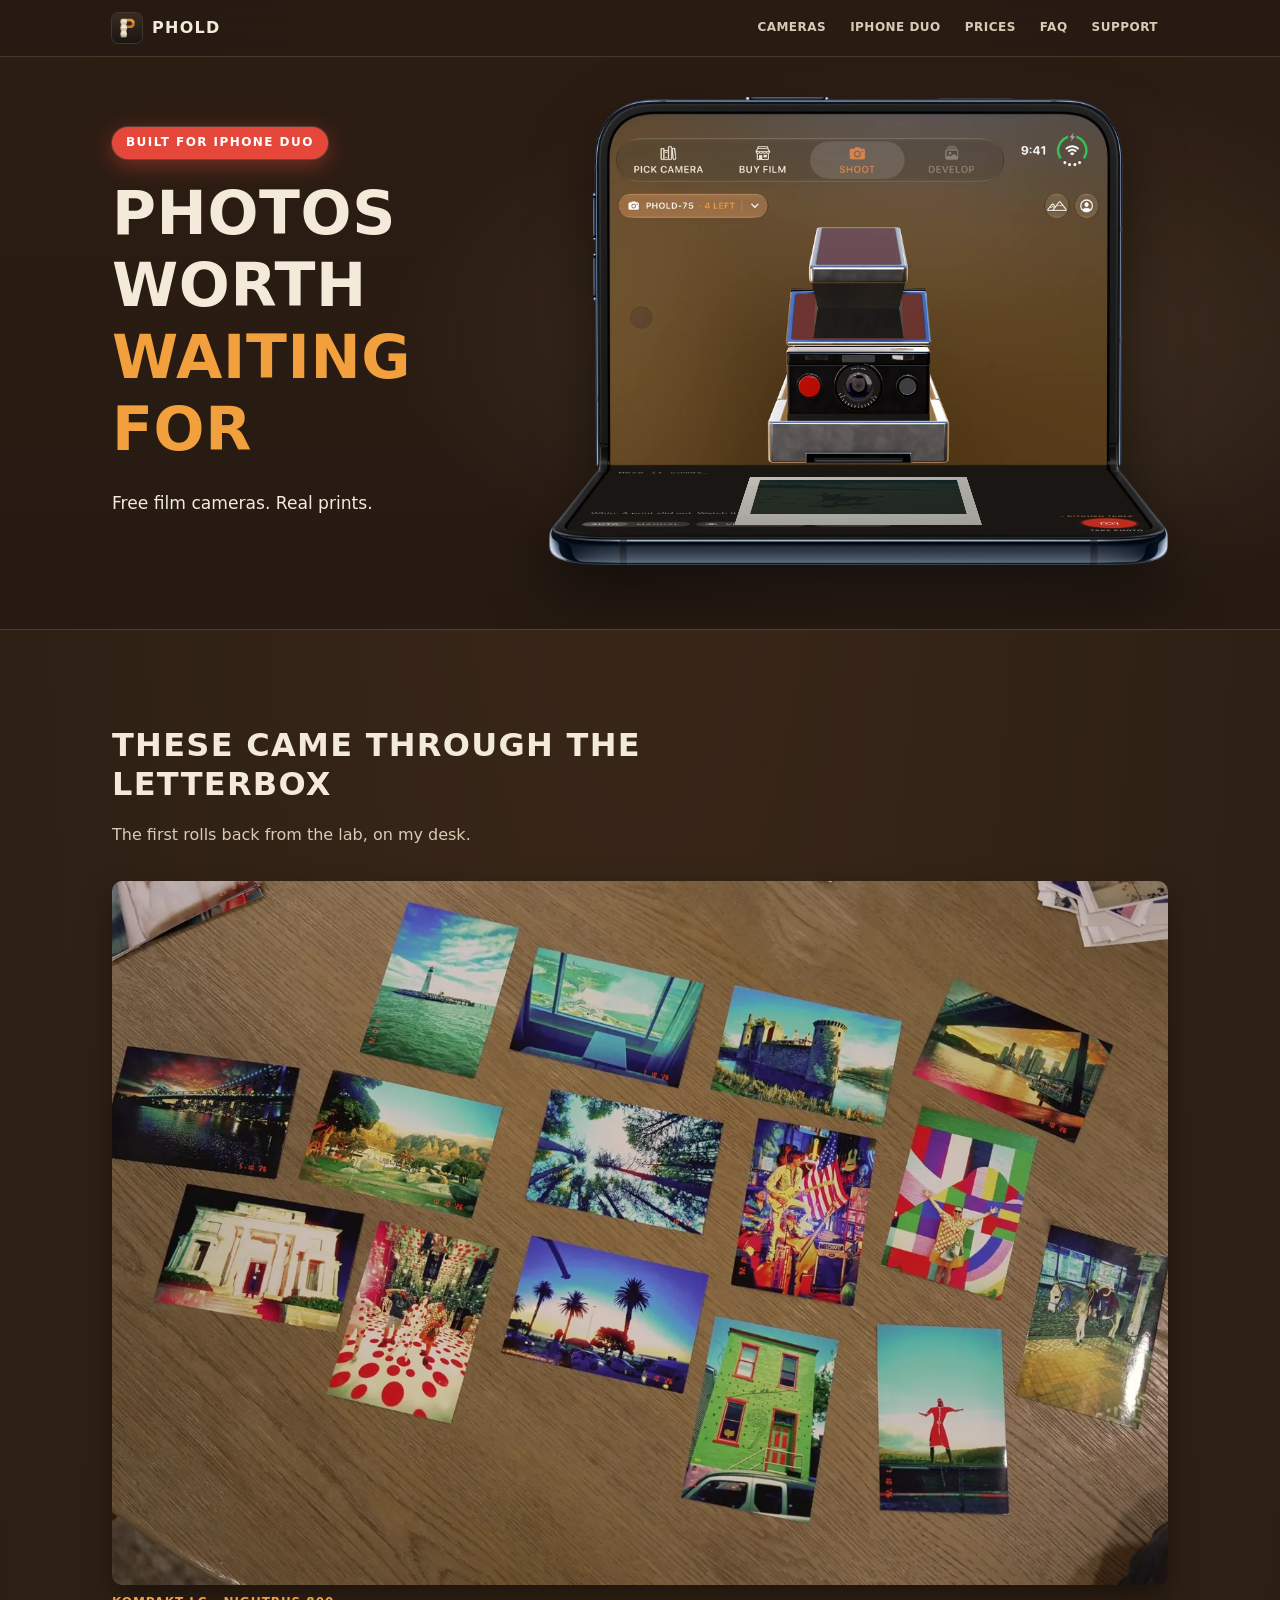
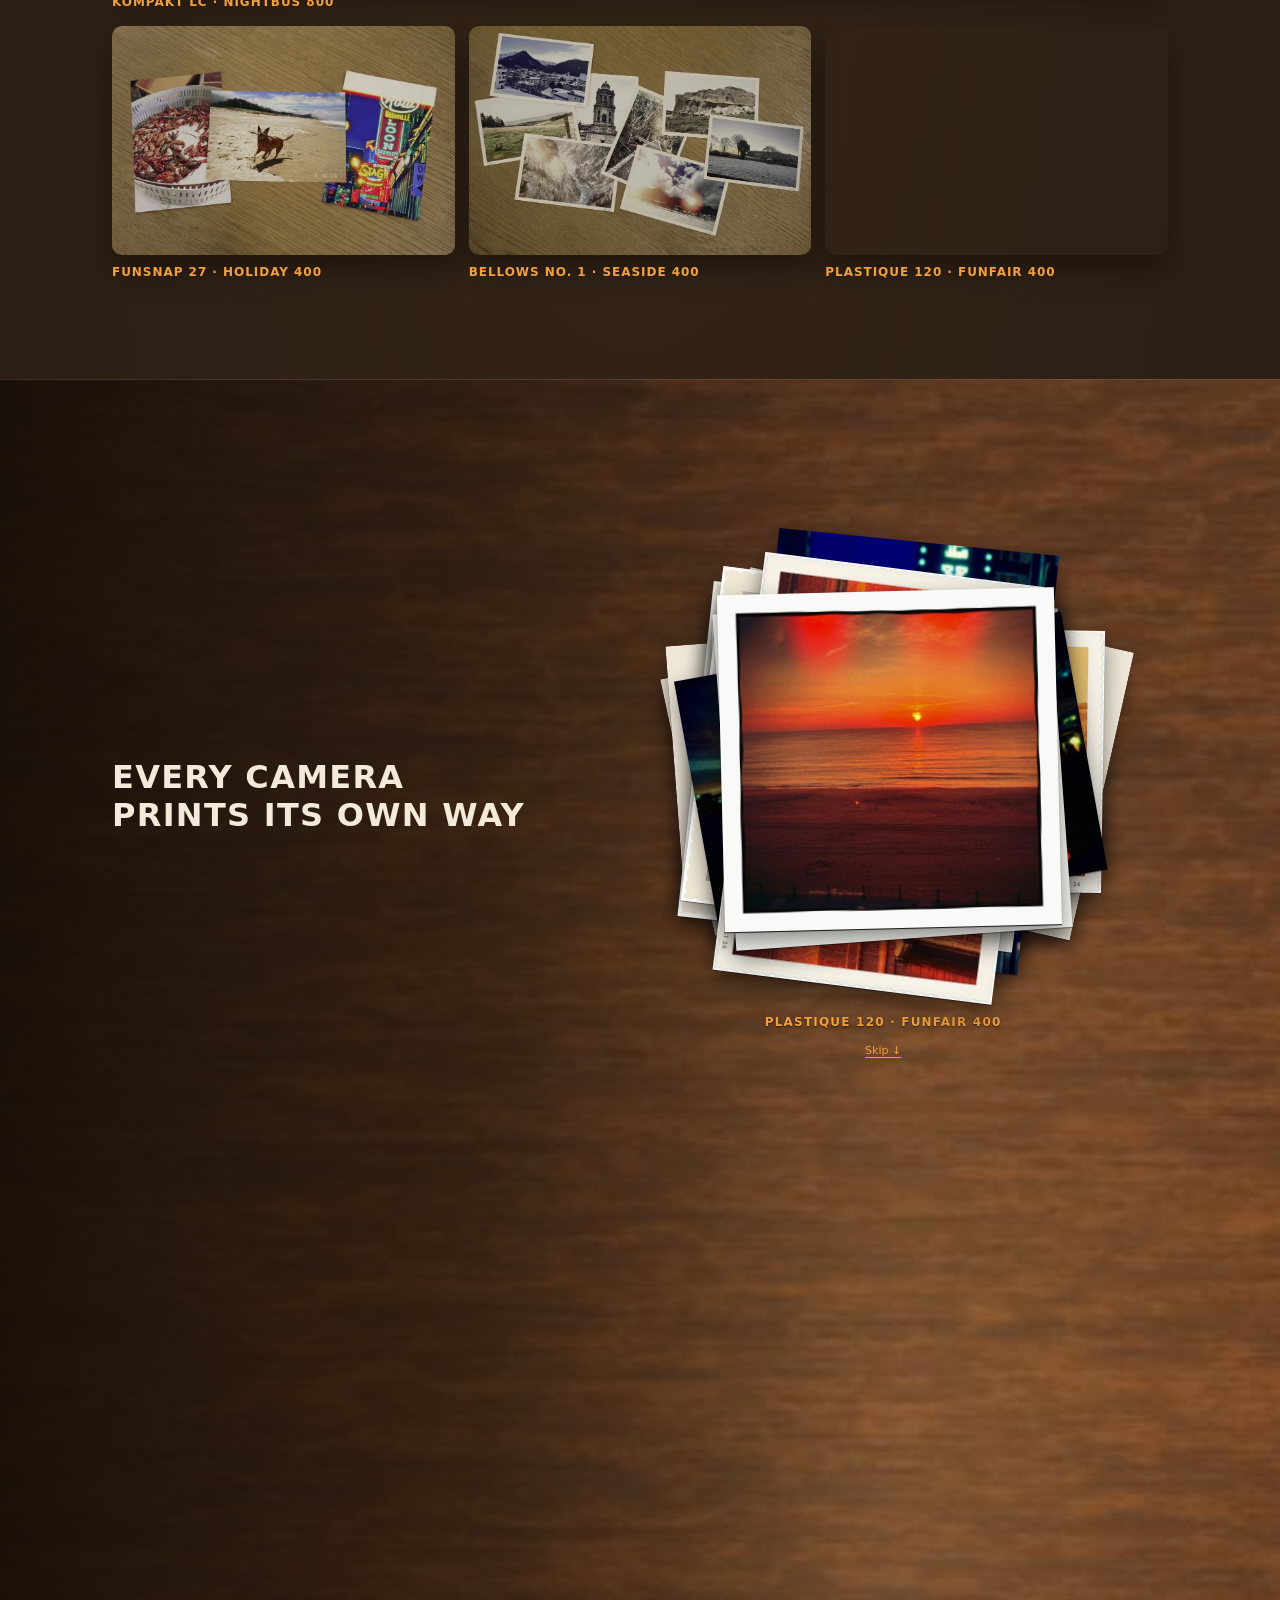
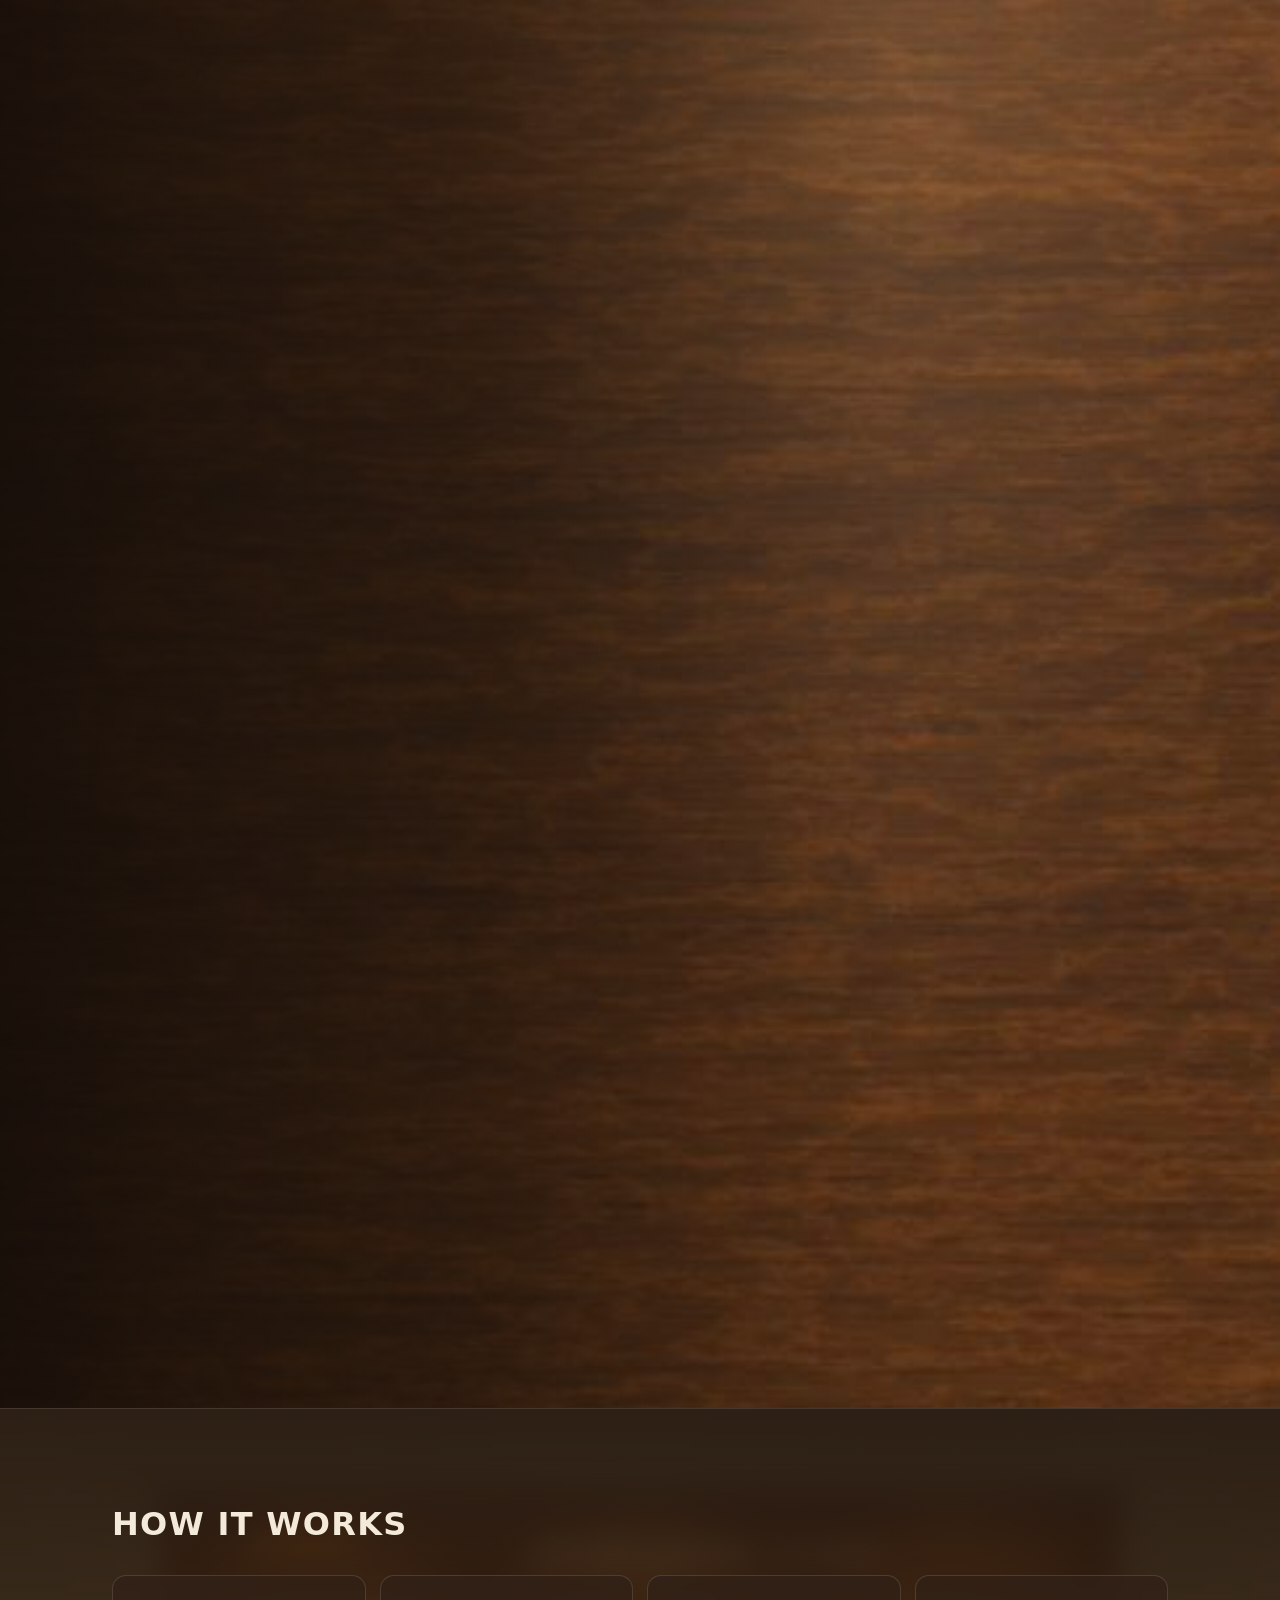
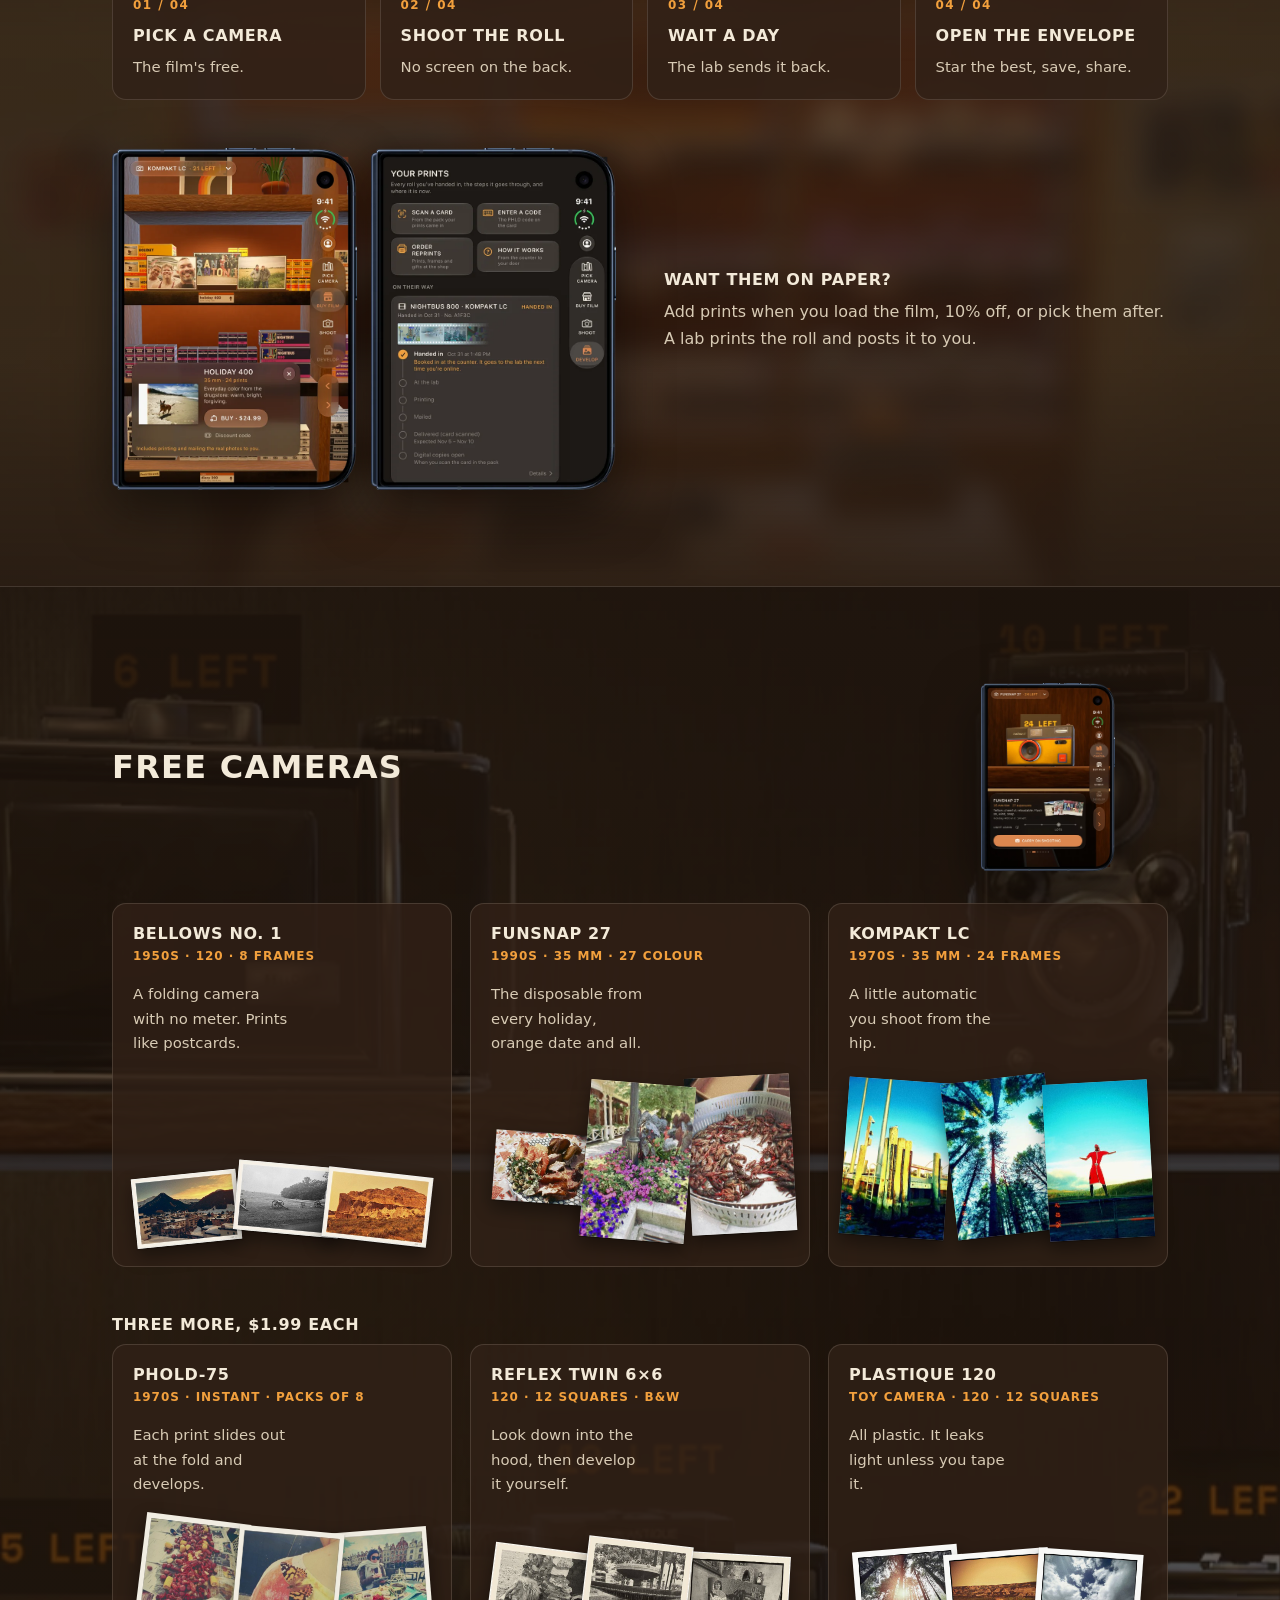
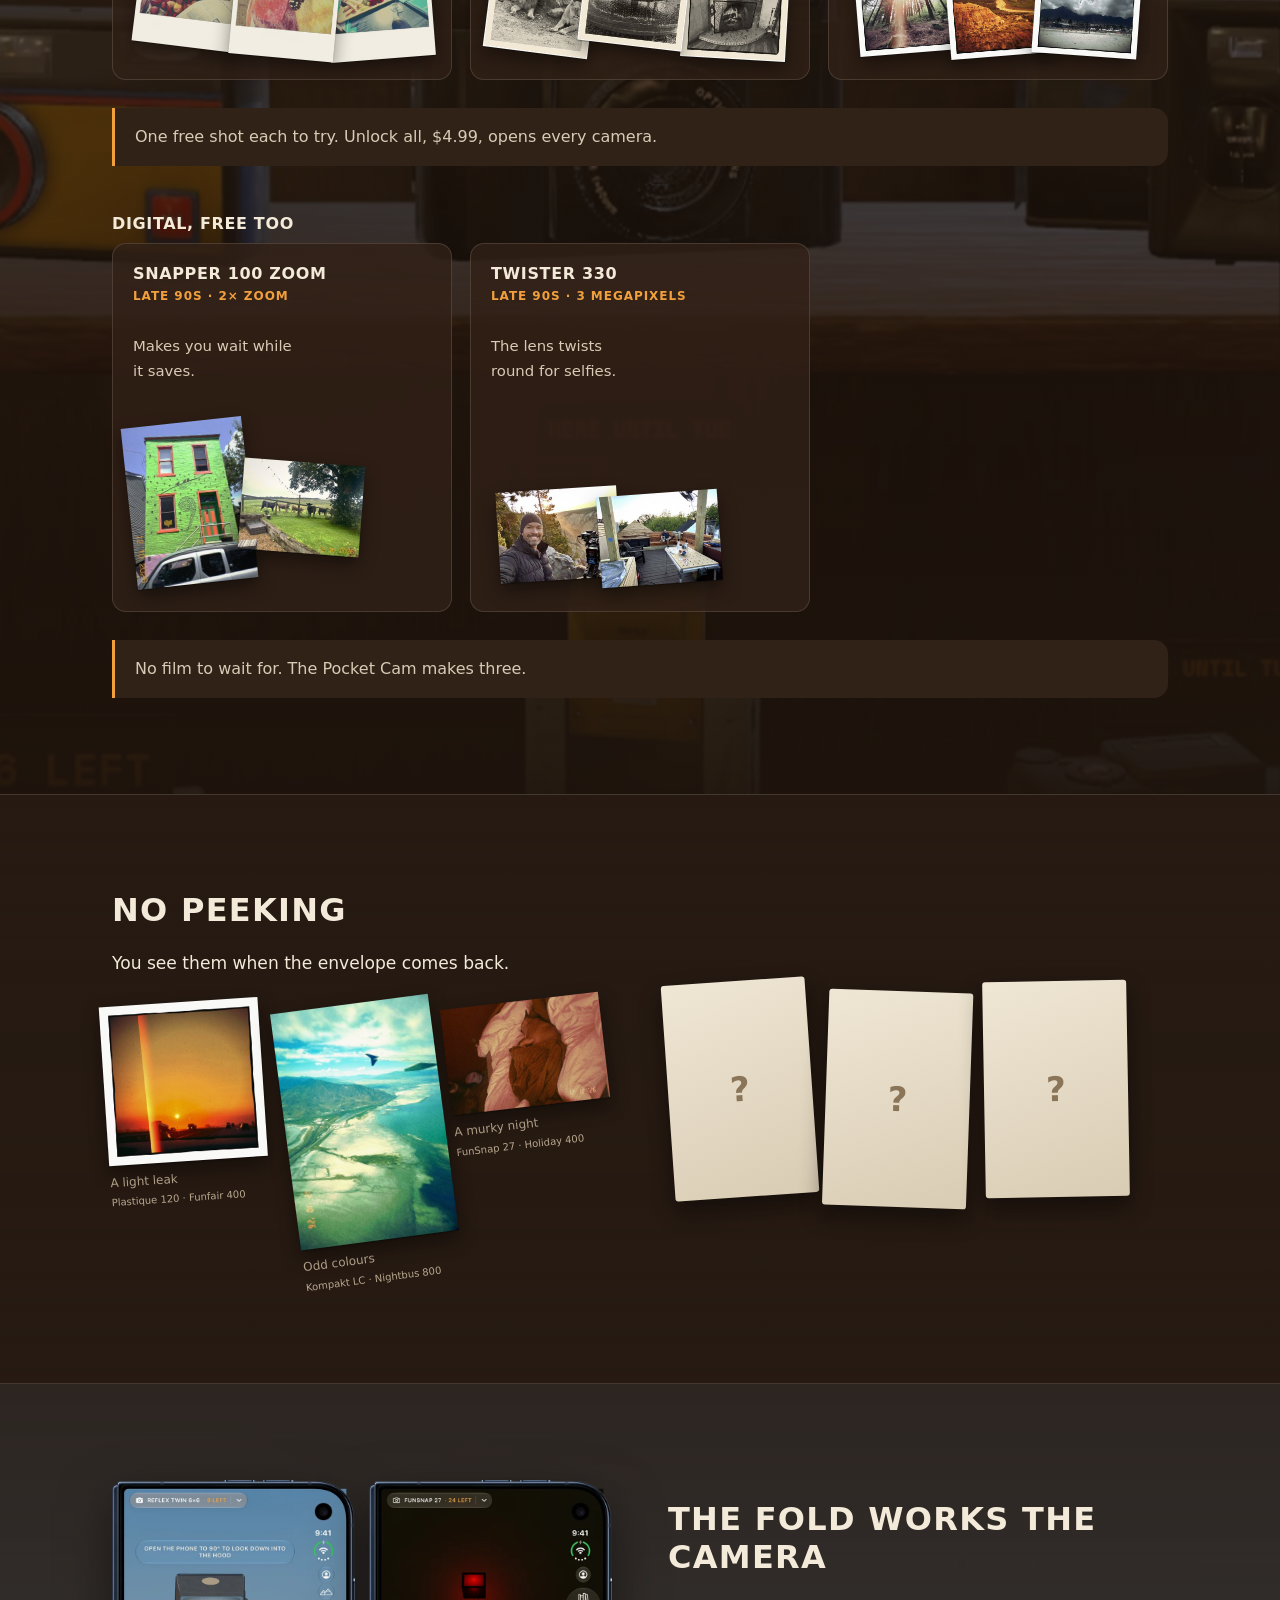
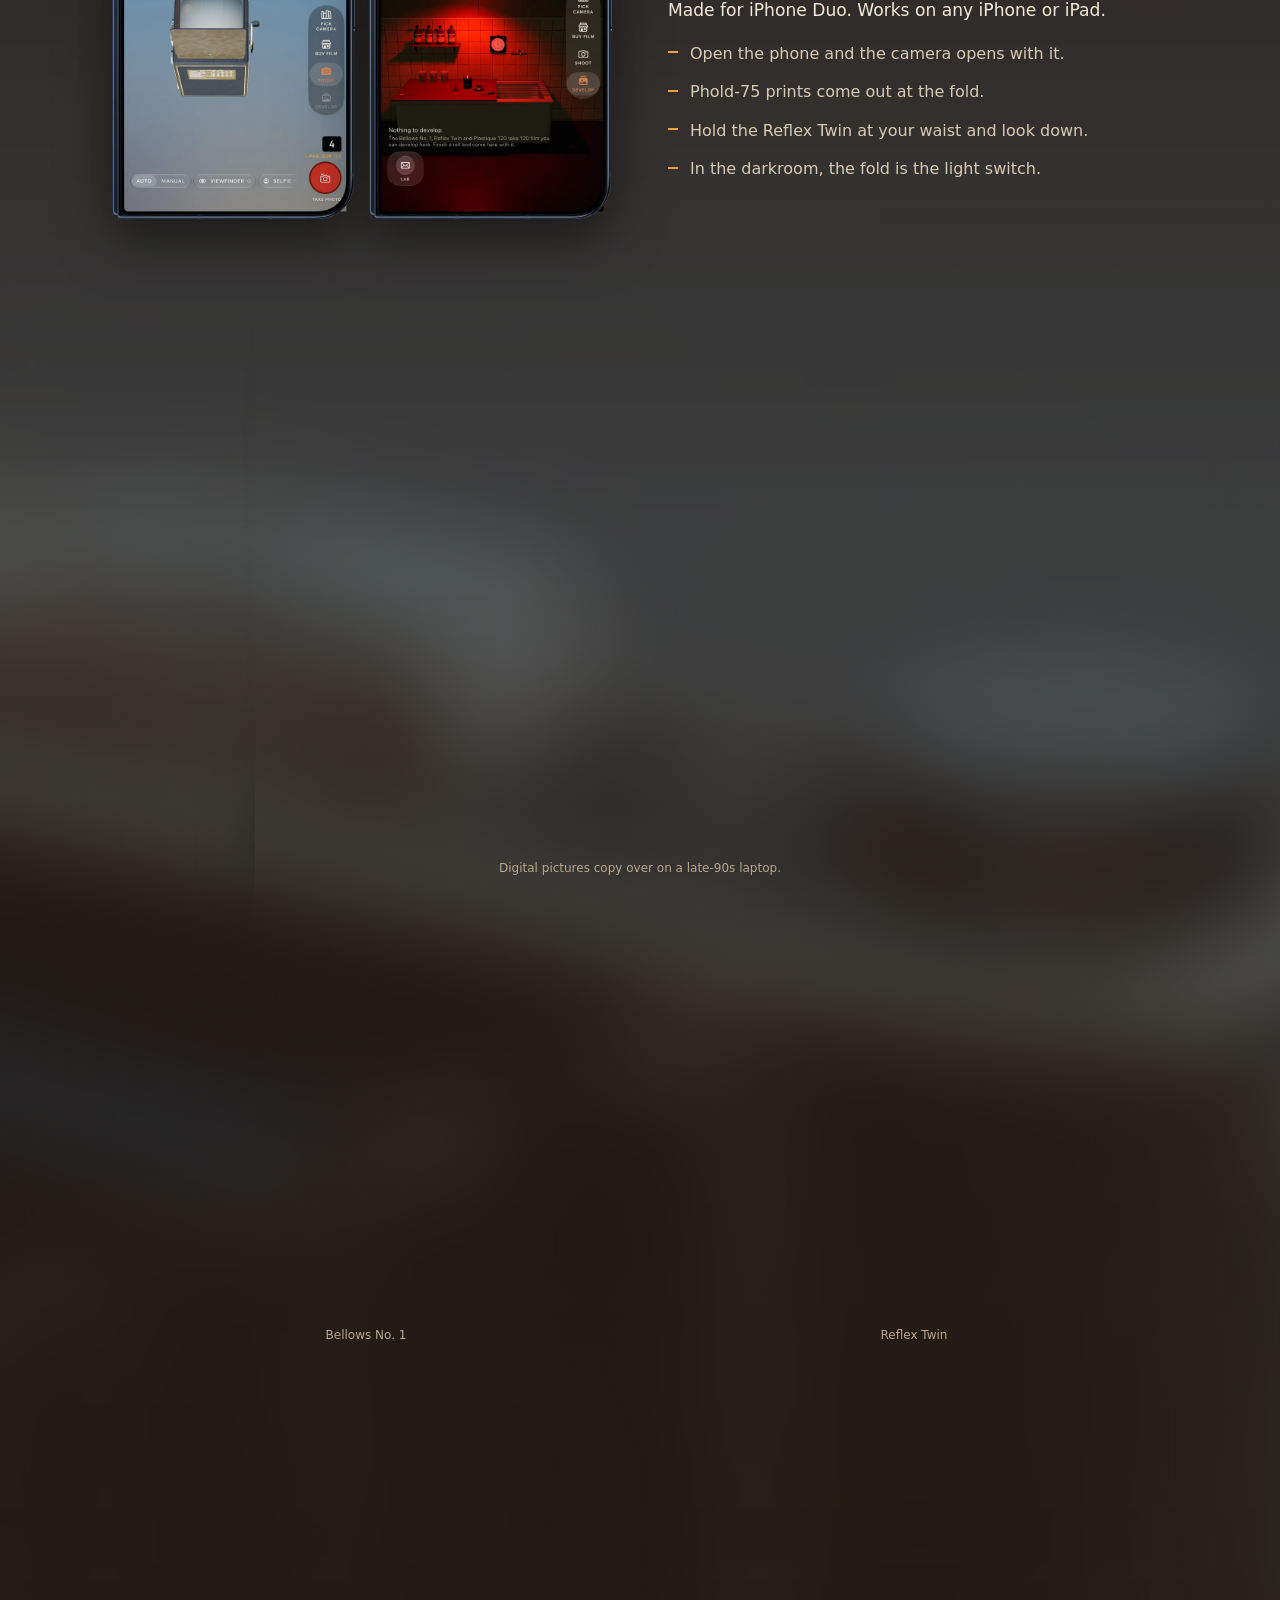
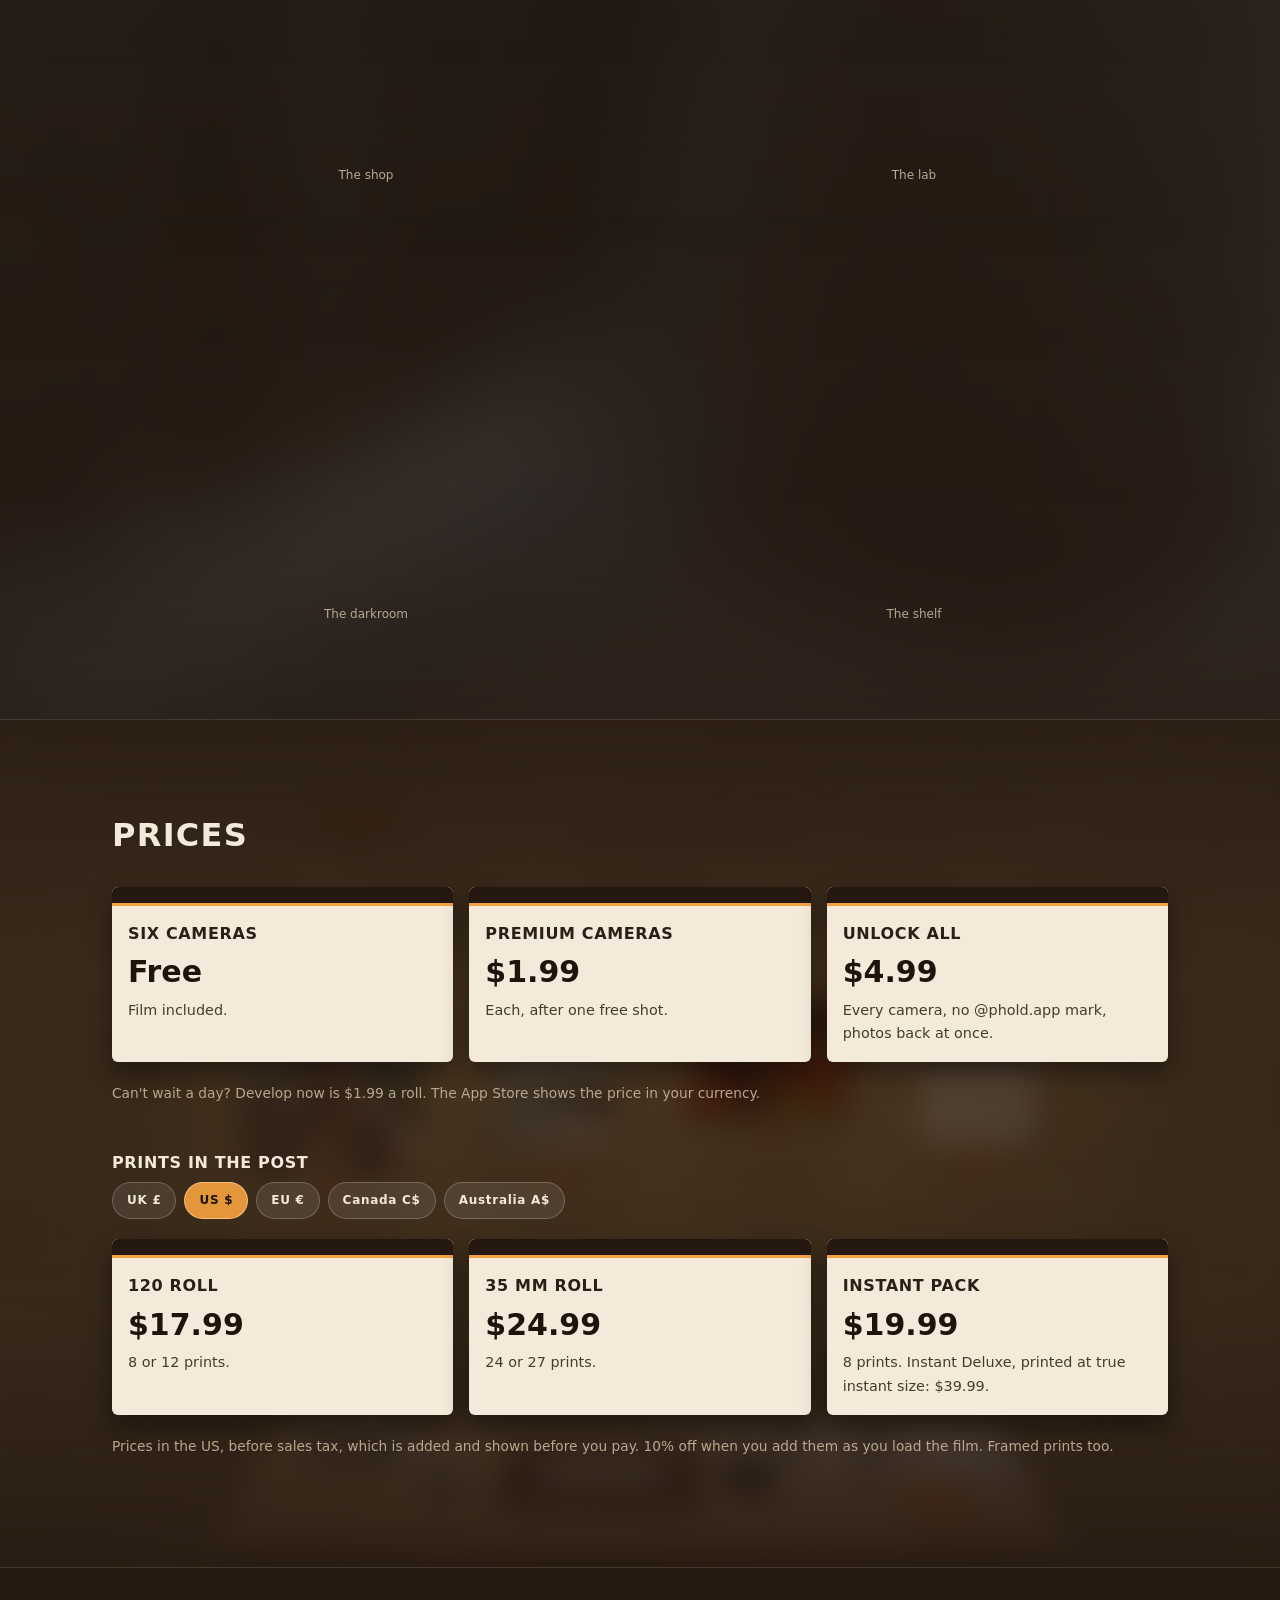
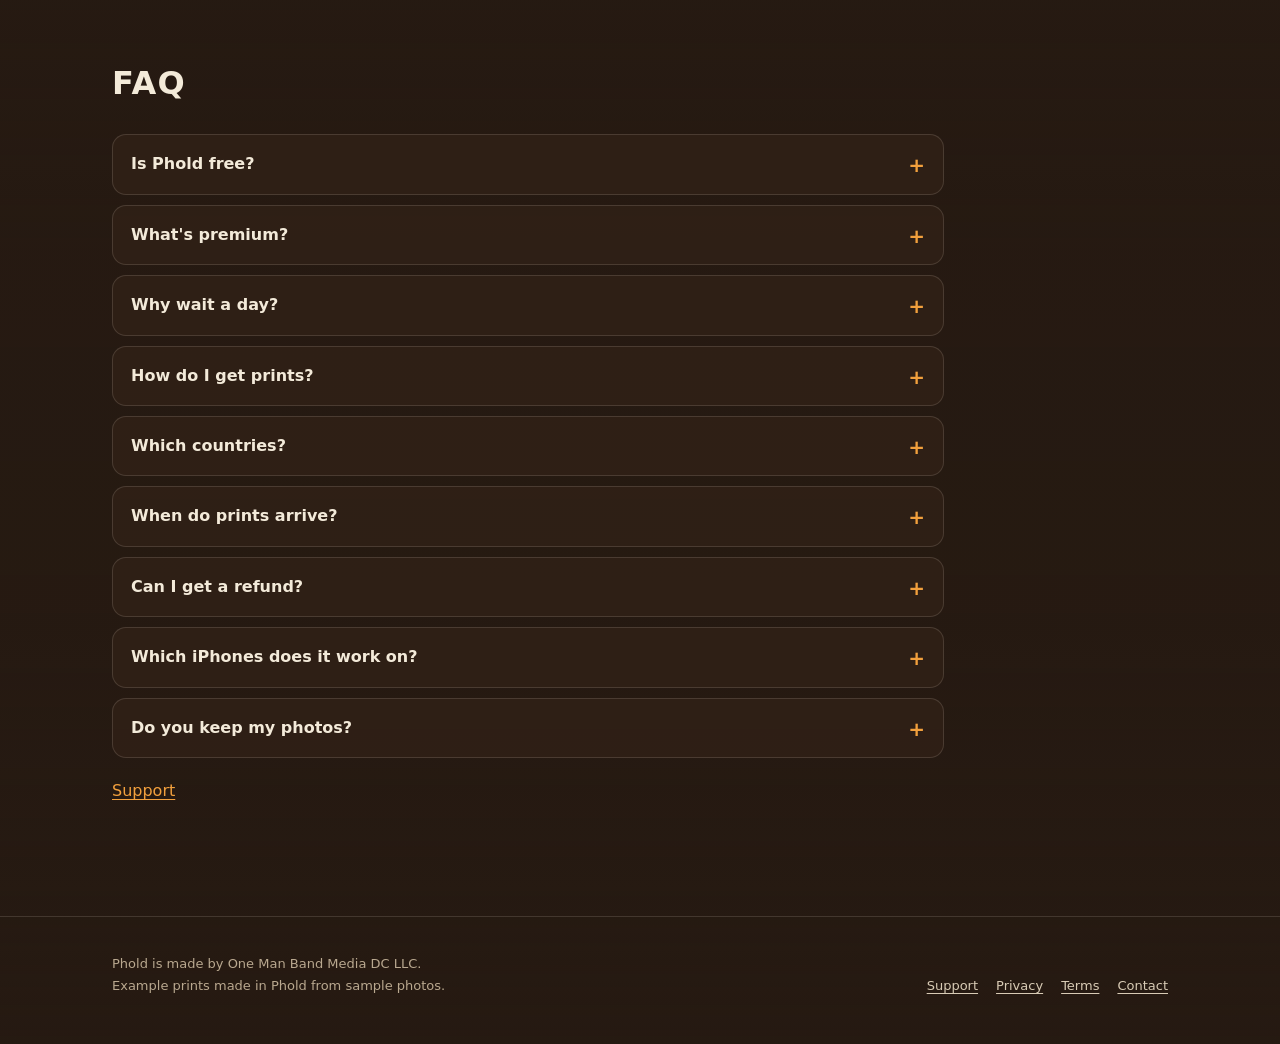
<file: index.html>
<!doctype html>
<html lang="en-GB">
<head>
<meta charset="utf-8">
<meta name="viewport" content="width=device-width, initial-scale=1">
<title>Phold · Photos worth waiting for</title>
<meta name="description" content="Free film cameras for iPhone. Shoot a roll, the lab sends it back in a day, and you open the envelope. Real prints in the post, if you want them.">
<meta name="theme-color" content="#261a12">
<link rel="icon" href="favicon.ico" sizes="any">
<link rel="icon" type="image/png" sizes="32x32" href="favicon-32.png">
<link rel="apple-touch-icon" href="apple-touch-icon.png">
<link rel="stylesheet" href="style.css?v=20261108">
<link rel="canonical" href="https://phold.photo/">
<meta property="og:type" content="website">
<meta property="og:site_name" content="Phold">
<meta property="og:title" content="Phold · Photos worth waiting for">
<meta property="og:description" content="Free film cameras. Shoot a roll, wait a day for the lab, open the envelope.">
<meta property="og:url" content="https://phold.photo/">
<meta property="og:image" content="https://phold.photo/img/og.jpg">
<meta property="og:image:width" content="1200">
<meta property="og:image:height" content="630">
<meta property="og:image:alt" content="Real Phold prints from the Kompakt LC on a wooden table, photographed the day they arrived in the post: a lighthouse, a castle, palm trees, a green house and neon colour.">
<meta name="twitter:card" content="summary_large_image">
</head>
<body>
<a class="skip" href="#main">Skip to content</a>

<header class="top">
  <div class="wrap">
    <a class="brand" href="./" aria-label="Phold, home">
      <img class="brand-icon" src="icon-64.png" width="32" height="32" alt="">
      PHOLD
    </a>
    <nav class="nav" aria-label="Main">
      <a class="wide" href="#cameras">Cameras</a>
      <a class="wide" href="#duo">iPhone Duo</a>
      <a href="#prices">Prices</a>
      <a href="#faq">FAQ</a>
      <a href="support.html">Support</a>
    </nav>
  </div>
</header>

<main id="main">

<section class="hero" aria-labelledby="hero-title">
  <div class="wrap hero-grid">
    <div class="hero-text">
      <p class="edge status duo-badge">Built for iPhone Duo</p>
      <h1 id="hero-title">Photos worth <em>waiting for</em></h1>
      <p class="lede">Free film cameras. Real prints.</p>
      <div class="pills">
      </div>
    </div>
    <figure class="bz bz-hero"><img src="img/duo/duo-p75.webp?v=20261101" width="1800" height="1361" alt="An iPhone Duo half open like a laptop, showing Phold: the Phold-75 instant camera facing you on the upper half, and an instant print coming out at the fold onto the lower half, where it develops" decoding="async"><div class="bz-low" id="duo-low" data-quad="[[9.915, 79.588], [90.085, 79.588], [98.021, 93.468], [1.971, 93.468]]" aria-hidden="true"><div class="duo-tray"><div class="duo-print" id="duo-print"><img src="img/duo/duo-p75-print.jpg" width="522" height="636" alt=""></div></div></div></figure>
  </div>
<script>(function(){var box=document.getElementById('duo-low'),p=document.getElementById('duo-print');if(!box||!p)return;
var Q=JSON.parse(box.dataset.quad),LW=1000,LH=1000*1426/2007;box.style.width=LW+'px';box.style.height=LH+'px';
function solve(A,b){var n=8;for(var i=0;i<n;i++){var m=i;for(var r=i+1;r<n;r++)if(Math.abs(A[r][i])>Math.abs(A[m][i]))m=r;var t=A[i];A[i]=A[m];A[m]=t;t=b[i];b[i]=b[m];b[m]=t;
for(var r=i+1;r<n;r++){var f=A[r][i]/A[i][i];for(var c=i;c<n;c++)A[r][c]-=f*A[i][c];b[r]-=f*b[i]}}var x=[];for(var i=n-1;i>=0;i--){var s=b[i];for(var c=i+1;c<n;c++)s-=A[i][c]*x[c];x[i]=s/A[i][i]}return x}
function fit(){var fw=box.parentNode.clientWidth,fh=fw*1361/1800,src=[[0,0],[LW,0],[LW,LH],[0,LH]],A=[],b=[];
for(var i=0;i<4;i++){var x=src[i][0],y=src[i][1],u=Q[i][0]/100*fw,v=Q[i][1]/100*fh;A.push([x,y,1,0,0,0,-u*x,-u*y]);b.push(u);A.push([0,0,0,x,y,1,-v*x,-v*y]);b.push(v)}
var h=solve(A,b);box.style.transform='matrix3d('+[h[0],h[3],0,h[6],h[1],h[4],0,h[7],0,0,1,0,h[2],h[5],0,1].join(',')+')'}
fit();addEventListener('resize',fit);
var m=p.querySelector('img'),s=['img/duo/duo-p75-print.jpg','img/pile/zinnia-vases-fold70.jpg','img/pile/bulldog-sofa-fold70.jpg','img/pile/waffle-fruit-fold70.jpg','img/pile/table-mountain-cloud-fold70.jpg'],
i=0,L=10000,t0=performance.now(),last=0;(new Image).src=s[1];
function ease(x){return 1-Math.pow(1-x,3)}function cl(x){return x<0?0:x>1?1:x}
function f(now){var t=((now-t0)%L)/L,c=Math.floor((now-t0)/L);
if(c!==last){last=c;i=(i+1)%s.length;m.src=s[i];(new Image).src=s[(i+1)%s.length]}
var slide=ease(cl((t-.05)/.19));p.style.top=(-110+125.9*slide)+'%';p.style.opacity=t>.9?cl(1-(t-.9)/.07):1;p.style.setProperty('--dark',1-cl((t-.28)/.42));
requestAnimationFrame(f)}requestAnimationFrame(f)})();</script>
</section>

<section class="real" id="real" aria-labelledby="real-title">
  <div class="wrap">
    <div class="section-head">
      <h2 id="real-title">These came through the letterbox</h2>
      <p>The first rolls back from the lab, on my desk.</p>
    </div>
    <div class="real-grid">
      <figure class="r-lead"><img src="img/real/kompakt-nightbus.webp" width="1500" height="1000" loading="lazy" decoding="async" alt="Sixteen Kompakt LC prints laid out on a wooden table in saturated colour: a lighthouse, a castle, palm trees, a green house, a figure in red with arms wide"><figcaption>Kompakt LC · Nightbus 800</figcaption></figure>
      <figure><img src="img/real/funsnap-holiday.webp" width="1000" height="667" loading="lazy" decoding="async" alt="Three FunSnap 27 prints on a table: crawfish in a basket, a dog running on a beach with a stick and an orange date in the corner, neon signs in Nashville"><figcaption>FunSnap 27 · Holiday 400</figcaption></figure>
      <figure><img src="img/real/bellows-seaside.webp" width="1000" height="667" loading="lazy" decoding="async" alt="Eight Bellows No. 1 postcard prints scattered on a table: snowy mountains over a town, a church tower, a canyon, a sun flare over a field"><figcaption>Bellows No. 1 · Seaside 400</figcaption></figure>
      <figure><img src="img/real/plastique-funfair.webp" width="1000" height="667" loading="lazy" decoding="async" alt="Six square Plastique 120 prints in warm reds and golds: a brick building, flowers, giant painted letters, a couple in a field, a sunset over water"><figcaption>Plastique 120 · Funfair 400</figcaption></figure>
    </div>
  </div>
</section>

<section class="pile-sec" id="prints" aria-labelledby="prints-title">
  <div class="wrap hero-grid">
    <div class="hero-text">
      <h2 id="prints-title">Every camera prints its own way</h2>
    </div>
    <div class="pile-track" style="--n:14;--k:6">
      <div class="pile-stage">
                <div class="pile-wrap">
          <div class="pile" id="pile" role="group" aria-label="A pile of prints from Phold's cameras: scroll to go through them, tap one to see it bigger"><noscript><figure class="pp rolls" style="--i:0;--z:14;--pw:60%;--dx:-0.4%;--dy:1.9%;--r:1.3deg" data-c="Kompakt LC · Nightbus 800"><a href="img/pile/full/neon-street-kompakt.jpg"><img class="print" src="img/pile/neon-street-kompakt.jpg" width="427" height="640" alt="Neon signs on a street at night, Kompakt LC print on Nightbus 800"></a></figure><figure class="pp rolls" style="--i:1;--z:13;--pw:84%;--dx:-5.0%;--dy:-5.9%;--r:-3.3deg" data-c="FunSnap 27 · Holiday 400"><a href="img/pile/full/beach-dog-stick-funSnap.jpg"><img class="print" src="img/pile/beach-dog-stick-funSnap.jpg" width="640" height="427" alt="A dog running with a stick on the beach, FunSnap 27 print on Holiday 400"></a></figure><figure class="pp rolls" style="--i:2;--z:12;--pw:72%;--dx:-3.2%;--dy:3.7%;--r:5.0deg" data-c="Plastique 120 · Funfair 400"><a href="img/pile/full/beach-sunrise-plastique.jpg"><img class="print" src="img/pile/beach-sunrise-plastique.jpg" width="640" height="640" alt="The sun rising over the sea from an empty beach, Plastique 120 print on Funfair 400"></a></figure><figure class="pp rolls" style="--i:3;--z:11;--pw:84%;--dx:1.4%;--dy:0.7%;--r:4.2deg" data-c="Kompakt LC · Nightbus 800"><a href="img/pile/full/bridge-night-lights-kompakt.jpg"><img class="print" src="img/pile/bridge-night-lights-kompakt.jpg" width="640" height="427" alt="A lit bridge over a dark river at night, Kompakt LC print on Nightbus 800"></a></figure><figure class="pp rolls" style="--i:4;--z:10;--pw:60%;--dx:-5.0%;--dy:-0.7%;--r:-8.8deg" data-c="Phold-75 · Kitchen Table"><a href="img/pile/full/zinnia-vases-fold70.jpg"><img class="print" src="img/pile/zinnia-vases-fold70.jpg" loading="lazy" width="522" height="640" alt="Zinnias in jam-jar vases, Phold-75 print on Kitchen Table"></a></figure><figure class="pp rolls" style="--i:5;--z:9;--pw:60%;--dx:5.7%;--dy:-5.3%;--r:8.3deg" data-c="FunSnap 27 · Nightbus 800"><a href="img/pile/full/mirror-room-dots-funSnap.jpg"><img class="print" src="img/pile/mirror-room-dots-funSnap.jpg" loading="lazy" width="427" height="640" alt="A mirrored room of red polka dots, FunSnap 27 print on Nightbus 800"></a></figure><figure class="pp" style="--i:7;--z:7;--pw:60%;--dx:-1.3%;--dy:4.1%;--r:-12.5deg" data-c="Snapper 100 Zoom · digital"><a href="img/pile/full/street-flowers-dc21.jpg"><img class="print" src="img/pile/street-flowers-dc21.jpg" loading="lazy" width="480" height="640" alt="Pink flowers along a sunny street, a Snapper 100 Zoom picture"></a></figure><figure class="pp" style="--i:9;--z:5;--pw:84%;--dx:-5.7%;--dy:5.8%;--r:11.6deg" data-c="Twister 330 · digital"><a href="img/pile/full/lake-hikers-dog-swivel990.jpg"><img class="print" src="img/pile/lake-hikers-dog-swivel990.jpg" loading="lazy" width="640" height="480" alt="Two hikers and a dog above a lake, a Twister 330 picture"></a></figure><figure class="pp" style="--i:10;--z:4;--pw:60%;--dx:-5.4%;--dy:-0.9%;--r:-9.5deg" data-c="Bellows No. 1 · Funfair 400"><a href="img/pile/full/brick-corner-golden-bellows.jpg"><img class="print" src="img/pile/brick-corner-golden-bellows.jpg" loading="lazy" width="427" height="640" alt="A red-brick corner in golden light, Bellows No. 1 print on Funfair 400"></a></figure><figure class="pp" style="--i:11;--z:3;--pw:72%;--dx:-2.6%;--dy:1.5%;--r:-8.7deg" data-c="Reflex Twin 6×6 · Parlour 125"><a href="img/pile/full/kookaburra-reflexTwin.jpg"><img class="print" src="img/pile/kookaburra-reflexTwin.jpg" loading="lazy" width="640" height="640" alt="A kookaburra on a balcony rail, Reflex Twin 6×6 print on Parlour 125"></a></figure><figure class="pp" style="--i:13;--z:1;--pw:72%;--dx:4.4%;--dy:-1.2%;--r:-2.1deg" data-c="Plastique 120 · Funfair 400"><a href="img/pile/full/rapeseed-couple-plastique.jpg"><img class="print" src="img/pile/rapeseed-couple-plastique.jpg" loading="lazy" width="640" height="640" alt="A couple hugging in a rapeseed field, Plastique 120 print on Funfair 400"></a></figure></noscript></div>
          <p class="pile-cap" id="pile-cap" aria-live="polite">Kompakt LC · Nightbus 800</p>
          <div class="pile-nav" id="pile-nav" hidden><button type="button" id="pile-prev" aria-label="Previous print">‹</button><span class="pile-hint">Swipe</span><button type="button" id="pile-next" aria-label="Next print">›</button></div>
          <p class="pile-hint pile-scroll" aria-hidden="true"><a href="#how">Skip ↓</a></p>
        </div>
      </div>
    </div>
  </div>
<script type="application/json" id="pile-pool">[["neon-street-kompakt","neon",427,640,"Kompakt LC · Nightbus 800","Neon signs on a street at night, Kompakt LC print on Nightbus 800",1],["beach-dog-stick-funSnap","beach-dog",640,427,"FunSnap 27 · Holiday 400","A dog running with a stick on the beach, FunSnap 27 print on Holiday 400",1],["beach-sunrise-plastique","beach-sunrise",640,640,"Plastique 120 · Funfair 400","The sun rising over the sea from an empty beach, Plastique 120 print on Funfair 400",1],["bridge-night-lights-kompakt","bridge",640,427,"Kompakt LC · Nightbus 800","A lit bridge over a dark river at night, Kompakt LC print on Nightbus 800",1],["zinnia-vases-fold70","zinnias",522,640,"Phold-75 · Kitchen Table","Zinnias in jam-jar vases, Phold-75 print on Kitchen Table",1],["mirror-room-dots-funSnap","dots",427,640,"FunSnap 27 · Nightbus 800","A mirrored room of red polka dots, FunSnap 27 print on Nightbus 800",1],["brick-corner-golden-bellows","brick",427,640,"Bellows No. 1 · Funfair 400","A red-brick corner in golden light, Bellows No. 1 print on Funfair 400",0],["bison-prairie-bellows","bison",640,427,"Bellows No. 1 · Funfair 400","Bison grazing on the prairie, Bellows No. 1 print on Funfair 400",0],["cathedral-tower-bellows","cathedral",427,640,"Bellows No. 1 · Parlour 125","A cathedral bell tower against a blue sky, Bellows No. 1 print on Parlour 125",0],["kookaburra-reflexTwin","kookaburra",640,640,"Reflex Twin 6×6 · Parlour 125","A kookaburra on a balcony rail, Reflex Twin 6×6 print on Parlour 125",0],["mosque-domes-reflexTwin","mosque",640,640,"Reflex Twin 6×6 · Parlour 125","White domes over an arcade, Reflex Twin 6×6 print on Parlour 125",0],["ice-cream-selfie-funSnap","ice-cream",427,640,"FunSnap 27 · Holiday 400","Three friends with ice creams, a selfie, FunSnap 27 print on Holiday 400",0],["tomahawk-steak-funSnap","steak",640,427,"FunSnap 27 · Holiday 400","A big steak on a dinner table, FunSnap 27 print on Holiday 400",0],["rapeseed-friends-funSnap","rapeseed",640,427,"FunSnap 27 · Holiday 400","Two friends in a field of yellow rapeseed, FunSnap 27 print on Holiday 400",0],["band-on-stage-funSnap","band",427,640,"FunSnap 27 · Nightbus 800","A band on a bar stage, FunSnap 27 print on Nightbus 800",0],["mural-arms-wide-kompakt","mural",427,640,"Kompakt LC · Nightbus 800","A woman with arms wide before a colourful mural, Kompakt LC print on Nightbus 800",0],["moated-castle-kompakt","castle",640,427,"Kompakt LC · Nightbus 800","A moated castle under a blue sky, Kompakt LC print on Nightbus 800",0],["giraffe-hills-kompakt","giraffe",427,640,"Kompakt LC · Nightbus 800","A giraffe in the scrub below hills, Kompakt LC print on Nightbus 800",0],["lighthouse-bay-kompakt","lighthouse",427,640,"Kompakt LC · Nightbus 800","A lighthouse on a rock in the bay, Kompakt LC print on Nightbus 800",0],["san-antonio-letters-kompakt","san-antonio",640,427,"Kompakt LC · Holiday 400","Big painted letters and skeleton figures, Kompakt LC print on Holiday 400",0],["monument-night-kompakt","monument",640,427,"Kompakt LC · Nightbus 800","A floodlit monument at night, Kompakt LC print on Nightbus 800",0],["hammock-pines-kompakt","hammock",427,640,"Kompakt LC · Nightbus 800","Feet up in a hammock in the pines, Kompakt LC print on Nightbus 800",0],["green-house-kompakt","green-house",427,640,"Kompakt LC · Nightbus 800","A bright green house with red windows, Kompakt LC print on Nightbus 800",0],["bulldog-hillside-plastique","bulldog",640,640,"Plastique 120 · Funfair 400","A French bulldog looking over the fields, Plastique 120 print on Funfair 400",0],["rocky-shore-sun-plastique","shore",640,640,"Plastique 120 · Funfair 400","A man on a rocky shore under a low sun, Plastique 120 print on Funfair 400",0],["rapeseed-couple-plastique","rapeseed",640,640,"Plastique 120 · Funfair 400","A couple hugging in a rapeseed field, Plastique 120 print on Funfair 400",0],["frosty-park-dawn-plastique","frost",640,640,"Plastique 120 · Seaside 400","A frosty park at sunrise, Plastique 120 print on Seaside 400",0],["bulldog-sofa-fold70","bulldog",522,640,"Phold-75 · Kitchen Table","A French bulldog on the sofa, Phold-75 print on Kitchen Table",0],["waffle-fruit-fold70","waffle",522,640,"Phold-75 · Kitchen Table","A waffle with strawberries and banana, Phold-75 print on Kitchen Table",0],["plane-wing-dawn-fold70","plane-wing",522,640,"Phold-75 · Afterglow","A plane's wing over the land at dawn, Phold-75 print on Afterglow",0],["table-mountain-cloud-fold70","mountains",522,640,"Phold-75 · Afterglow","A cloud spilling over a mountain, Phold-75 print on Afterglow",0],["bakery-counter-dc21","bakery",640,480,"Snapper 100 Zoom · digital","A bakery counter of croissants, a Snapper 100 Zoom picture",0],["statue-couple-dc21","statue",640,480,"Snapper 100 Zoom · digital","A couple beside a statue on a rock, a Snapper 100 Zoom picture",0],["street-flowers-dc21","street-flowers",480,640,"Snapper 100 Zoom · digital","Pink flowers along a sunny street, a Snapper 100 Zoom picture",0],["niagara-couple-swivel990","niagara",640,480,"Twister 330 · digital","A couple at the rail above Niagara Falls, a Twister 330 picture",0],["lake-hikers-dog-swivel990","lake",640,480,"Twister 330 · digital","Two hikers and a dog above a lake, a Twister 330 picture",0],["highline-snow-swivel990","highline",640,480,"Twister 330 · digital","A woman on a snowy elevated park, a Twister 330 picture",0]]</script>
<script>(function(){
var d=document,P=JSON.parse(d.getElementById('pile-pool').textContent),pile=d.getElementById('pile'),cap=d.getElementById('pile-cap'),tr=pile.closest('.pile-track');
var R=Math.random,sh=function(a){for(var i=a.length-1;i>0;i--){var j=R()*(i+1)|0,t=a[i];a[i]=a[j];a[j]=t}return a};
var tops=sh(P.filter(function(p){return p[6]})),rest=sh(P.slice()),pick=[tops[0]],seen={};seen[tops[0][1]]=1;
for(var k=0;k<rest.length&&pick.length<14;k++){if(!seen[rest[k][1]]){seen[rest[k][1]]=1;pick.push(rest[k])}}
var n=pick.length,K=Math.min(6,n-1),h='',G='[data-uri]';
pick.forEach(function(p,i){var r=p[2]/p[3],w=r>1.2?84:r<.85?60:72,dx=(R()*14-7).toFixed(1),dy=(R()*12-6).toFixed(1),ro=(i?R()*26-13:R()*8-4).toFixed(1);
h+='<figure class="pp'+(i<K?' rolls':'')+'" style="--i:'+i+';--z:'+(n-i)+';--pw:'+w+'%;--dx:'+dx+'%;--dy:'+dy+'%;--r:'+ro+'deg" data-c="'+p[4]+'"><a href="img/pile/full/'+p[0]+'.jpg"><img class="print" '+(i<4?'':'src="'+G+'" ')+(i<4?'src':'data-src')+'="img/pile/'+p[0]+'.jpg" style="aspect-ratio:'+p[2]+'/'+p[3]+'" width="'+p[2]+'" height="'+p[3]+'" alt="'+p[5].replace(/"/g,'&quot;')+'"></a></figure>'});
pile.innerHTML=h;tr.style.setProperty('--k',K);
var F=[].slice.call(pile.children),css=window.CSS&&CSS.supports('animation-timeline: --a'),M=matchMedia('(max-width: 820px), (hover: none) and (pointer: coarse), (prefers-reduced-motion: reduce)'),c=-1,x0=null,sw=0;
function load(u){F.forEach(function(f,i){var m=f.querySelector('img');if(i<=u&&m.dataset.src){m.src=m.dataset.src;m.removeAttribute('data-src')}})}
function show(t){if(t==c)return;c=t;cap.textContent=F[c].dataset.c;F.forEach(function(f,i){f.classList.toggle('top',i==c);if(M.matches)f.classList.toggle('gone',i<c)});load(c+3)}
function flip(s){show(c+s>=n?0:Math.max(0,c+s))}
function go(){if(M.matches)return;var b=tr.getBoundingClientRect(),p=Math.max(0,Math.min(1,-b.top/((b.height-innerHeight)||1)))*K;
if(!css)F.forEach(function(f,i){var t=i<K?Math.max(0,Math.min(1,p-i)):0;f.style.translate=(t*130)+'% '+(t*24)+'%';f.style.rotate=(t*18)+'deg';f.style.opacity=t>.6?(1-t)/.4:1});show(Math.min(K,Math.round(p)))}
function mode(){F.forEach(function(f){f.style.translate=f.style.rotate=f.style.opacity='';f.classList.remove('gone')});var t=c;c=-1;show(M.matches?Math.max(t,0):0);go()}
d.getElementById('pile-prev').onclick=function(){flip(-1)};d.getElementById('pile-next').onclick=function(){flip(1)};
pile.addEventListener('click',function(e){if(sw){sw=0;e.preventDefault()}else if(M.matches&&e.target.closest('.pp.top')){e.preventDefault();flip(1)}});
pile.addEventListener('pointerdown',function(e){x0=e.clientX});pile.addEventListener('pointerup',function(e){if(x0!=null&&M.matches&&Math.abs(e.clientX-x0)>40){flip(e.clientX<x0?1:-1);sw=1}x0=null});d.getElementById('pile-nav').hidden=0;
addEventListener('scroll',function(){requestAnimationFrame(go)},{passive:true});addEventListener('resize',go);M.addEventListener('change',mode);mode();
})();</script>
</section>

<section id="how" aria-labelledby="how-title">
<picture class="backdrop" aria-hidden="true"><source type="image/avif" srcset="img/rooms/shop-blur.avif"><source type="image/webp" srcset="img/rooms/shop-blur.webp"><img src="img/rooms/shop-blur.jpg" alt="" width="1600" height="1225" loading="lazy" decoding="async"></picture>
  <div class="wrap">
    <div class="section-head">
      <h2 id="how-title">How it works</h2>
    </div>
    <ol class="steps">
      <li><h3>Pick a camera</h3><p>The film's free.</p></li>
      <li><h3>Shoot the roll</h3><p>No screen on the back.</p></li>
      <li><h3>Wait a day</h3><p>The lab sends it back.</p></li>
      <li><h3>Open the envelope</h3><p>Star the best, save, share.</p></li>
    </ol>

    <div class="after">
      <div class="shots">
        <figure class="shot"><img class="bzc" src="img/duo/duo-closed-shop.webp" width="640" height="894" loading="lazy" alt="The app's camera shop: shelves of film boxes, and a roll of Holiday 400 for the Kompakt LC with its prints, $24.99, and an example print"></figure>
        <figure class="shot"><img class="bzc" src="img/duo/duo-closed-lab.webp" width="640" height="894" loading="lazy" alt="Your prints in the app: a roll of Nightbus 800 from the Kompakt LC, handed in, with each step to come: at the lab, printing, mailed, delivered"></figure>
      </div>
      <div>
        <h3>Want them on paper?</h3>
        <p>Add prints when you load the film, 10% off, or pick them after. A lab prints the roll and posts it to you.</p>
      </div>
    </div>
  </div>
</section>

<section id="cameras" aria-labelledby="cameras-title">
<picture class="backdrop sharp" aria-hidden="true"><source type="image/avif" srcset="img/rooms/den.avif"><source type="image/webp" srcset="img/rooms/den.webp"><img src="img/rooms/den.jpg" alt="" width="1600" height="1293" loading="lazy" decoding="async"></picture>
  <div class="wrap">
    <div class="cams-head">
      <div class="section-head">
        <h2 id="cameras-title">Free cameras</h2>
      </div>
      <figure class="phone cam-phone"><img class="bzc" src="img/duo/duo-closed-shelf.webp" width="640" height="894" loading="lazy" alt="The FunSnap 27 on the shelf: a yellow disposable with a red-ringed lens, 24 frames left, and a card with its prints and a Carry on shooting button"></figure>
    </div>

    <div class="cams">
      <article class="cam" data-cam="bellows">
        <header><h3>Bellows No. 1</h3><span class="meta">1950s · 120 · 8 frames</span></header>
        <div class="cam-top"><p>A folding camera with no meter. Prints like postcards.</p><img class="cam-model" src="img/cams/bellows.webp" width="600" height="480" loading="lazy" decoding="async" alt="The Bellows No. 1 opened up: its lens out on the bellows over a fold-down bed, a black body with chrome edges"></div>
        <div class="prints strewn">
          <a href="img/p/full/alpine-town-snow-bellows.jpg"><img class="print" src="img/p/alpine-town-snow-bellows.jpg" width="400" height="267" loading="lazy" alt="Bellows No. 1 · Funfair 400: a snowy mountain town at dusk"></a>
          <a href="img/p/full/battlefield-cannons-bellows.jpg"><img class="print" src="img/p/battlefield-cannons-bellows.jpg" width="400" height="267" loading="lazy" alt="Bellows No. 1 · Parlour 125: old cannons on a misty battlefield"></a>
          <a href="img/p/full/badlands-butte-bellows.jpg"><img class="print" src="img/p/badlands-butte-bellows.jpg" width="400" height="267" loading="lazy" alt="Bellows No. 1 · Funfair 400: a badlands butte above the sagebrush"></a>
        </div>
      </article>

      <article class="cam" data-cam="funSnap">
        <header><h3>FunSnap 27</h3><span class="meta">1990s · 35 mm · 27 colour</span></header>
        <div class="cam-top"><p>The disposable from every holiday, orange date and all.</p><img class="cam-model" src="img/cams/funSnap.webp" width="600" height="480" loading="lazy" decoding="async" alt="The FunSnap 27: a yellow and blue cardboard disposable with a red-ringed lens and a flash window"></div>
        <div class="prints strewn">
          <a href="img/p/full/festive-plate-funSnap.jpg"><img class="print" src="img/p/festive-plate-funSnap.jpg" width="400" height="267" loading="lazy" alt="FunSnap 27 · Holiday 400: a festive plate of prawns and ham"></a>
          <a href="img/p/full/petunia-bed-funSnap.jpg"><img class="print" src="img/p/petunia-bed-funSnap.jpg" width="267" height="400" loading="lazy" alt="FunSnap 27 · Holiday 400: a bed of purple and pink petunias"></a>
          <a href="img/p/full/crawfish-basket-funSnap.jpg"><img class="print" src="img/p/crawfish-basket-funSnap.jpg" width="267" height="400" loading="lazy" alt="FunSnap 27 · Holiday 400: a basket of crawfish"></a>
        </div>
      </article>

      <article class="cam" data-cam="kompakt">
        <header><h3>Kompakt LC</h3><span class="meta">1970s · 35 mm · 24 frames</span></header>
        <div class="cam-top"><p>A little automatic you shoot from the hip.</p><img class="cam-model" src="img/cams/kompakt.webp" width="600" height="480" loading="lazy" decoding="async" alt="The Kompakt LC: a small black automatic with a sliding lens cover"></div>
        <div class="prints strewn">
          <a href="img/p/full/dock-pilings-kompakt.jpg"><img class="print" src="img/p/dock-pilings-kompakt.jpg" width="267" height="400" loading="lazy" alt="Kompakt LC · Nightbus 800: weathered dock pilings under a blue sky"></a>
          <a href="img/p/full/pines-from-below-kompakt.jpg"><img class="print" src="img/p/pines-from-below-kompakt.jpg" width="267" height="400" loading="lazy" alt="Kompakt LC · Nightbus 800: pines from below against the sky"></a>
          <a href="img/p/full/wicker-figure-kompakt.jpg"><img class="print" src="img/p/wicker-figure-kompakt.jpg" width="267" height="400" loading="lazy" alt="Kompakt LC · Nightbus 800: a wicker figure in a red coat, arms out"></a>
        </div>
      </article>
    </div>

    <h3 style="margin-top:48px">Three more, $1.99 each</h3>
    <div class="cams">
      <article class="cam" data-cam="fold70">
        <header><h3>Phold-75</h3><span class="meta">1970s · Instant · packs of 8</span></header>
        <div class="cam-top"><p>Each print slides out at the fold and develops.</p><img class="cam-model" src="img/cams/fold70.webp" width="600" height="480" loading="lazy" decoding="async" alt="The Phold-75 unfolded: a folding instant camera with a brown leather top and a white base"></div>
        <div class="prints strewn">
          <a href="img/p/full/crawfish-boil-fold70.jpg"><img class="print" src="img/p/crawfish-boil-fold70.jpg" width="326" height="400" loading="lazy" alt="Phold-75 · Kitchen Table: a crawfish boil tipped out on newspaper"></a>
          <a href="img/p/full/butterfly-shoulder-fold70.jpg"><img class="print" src="img/p/butterfly-shoulder-fold70.jpg" width="326" height="400" loading="lazy" alt="Phold-75 · Kitchen Table: a butterfly on a shoulder"></a>
          <a href="img/p/full/cheese-board-square-fold70.jpg"><img class="print" src="img/p/cheese-board-square-fold70.jpg" width="326" height="400" loading="lazy" alt="Phold-75 · Kitchen Table: a cheese board on a café table on a square"></a>
        </div>
      </article>

      <article class="cam" data-cam="reflexTwin">
        <header><h3>Reflex Twin 6×6</h3><span class="meta">120 · 12 squares · B&amp;W</span></header>
        <div class="cam-top"><p>Look down into the hood, then develop it yourself.</p><img class="cam-model" src="img/cams/reflexTwin.webp" width="600" height="480" loading="lazy" decoding="async" alt="The Reflex Twin 6×6: a tall black box with two lenses one above the other and a winding crank at the side"></div>
        <div class="prints strewn">
          <a href="img/p/full/lions-resting-reflexTwin.jpg"><img class="print" src="img/p/lions-resting-reflexTwin.jpg" width="400" height="400" loading="lazy" alt="Reflex Twin 6×6 · Parlour 125: a lion and lioness asleep by a wall"></a>
          <a href="img/p/full/fountain-tiers-reflexTwin.jpg"><img class="print" src="img/p/fountain-tiers-reflexTwin.jpg" width="400" height="400" loading="lazy" alt="Reflex Twin 6×6 · Parlour 125: a tiered stone fountain"></a>
          <a href="img/p/full/mosaic-fireplace-reflexTwin.jpg"><img class="print" src="img/p/mosaic-fireplace-reflexTwin.jpg" width="400" height="400" loading="lazy" alt="Reflex Twin 6×6 · Parlour 125: a fire in a mosaic fireplace"></a>
        </div>
      </article>

      <article class="cam" data-cam="plastique">
        <header><h3>Plastique 120</h3><span class="meta">Toy camera · 120 · 12 squares</span></header>
        <div class="cam-top"><p>All plastic. It leaks light unless you tape it.</p><img class="cam-model" src="img/cams/plastique.webp" width="600" height="480" loading="lazy" decoding="async" alt="The Plastique 120: a boxy black plastic camera with a big lens and a top viewfinder"></div>
        <div class="prints strewn">
          <a href="img/p/full/forest-canopy-plastique.jpg"><img class="print" src="img/p/forest-canopy-plastique.jpg" width="400" height="400" loading="lazy" alt="Plastique 120 · Seaside 400: tall trees seen from the forest floor"></a>
          <a href="img/p/full/badlands-valley-plastique.jpg"><img class="print" src="img/p/badlands-valley-plastique.jpg" width="400" height="400" loading="lazy" alt="Plastique 120 · Funfair 400: a river winding through the badlands"></a>
          <a href="img/p/full/cloud-mountain-beach-plastique.jpg"><img class="print" src="img/p/cloud-mountain-beach-plastique.jpg" width="400" height="400" loading="lazy" alt="Plastique 120 · Seaside 400: clouds rolling over mountains behind a beach"></a>
        </div>
      </article>
    </div>
    <div class="digital-note"><p>One free shot each to try. Unlock all, $4.99, opens every camera.</p></div>

    <h3 style="margin-top:48px">Digital, free too</h3>
    <div class="cams">
      <article class="cam" data-cam="dc21">
        <header><h3>Snapper 100 Zoom</h3><span class="meta">Late 90s · 2× zoom</span></header>
        <div class="cam-top"><p>Makes you wait while it saves.</p><img class="cam-model" src="img/cams/dc21.webp" width="600" height="480" loading="lazy" decoding="async" alt="The Snapper 100 Zoom: a chunky silver-white digital camera with a zoom lens"></div>
        <div class="prints two strewn">
          <a href="img/p/full/green-house-dc21.jpg"><img class="print" src="img/p/green-house-dc21.jpg" width="300" height="400" loading="lazy" alt="Snapper 100 Zoom: a bright green house with red windows"></a>
          <a href="img/p/full/cows-fence-dc21.jpg"><img class="print" src="img/p/cows-fence-dc21.jpg" width="400" height="300" loading="lazy" alt="Snapper 100 Zoom: cows along a fence under festoon lights"></a>
        </div>
      </article>
      <article class="cam" data-cam="swivel990">
        <header><h3>Twister 330</h3><span class="meta">Late 90s · 3 megapixels</span></header>
        <div class="cam-top"><p>The lens twists round for selfies.</p><img class="cam-model" src="img/cams/swivel990.webp" width="600" height="480" loading="lazy" decoding="async" alt="The Twister 330: a dark grey digital camera whose lens half swivels on the body"></div>
        <div class="prints two strewn">
          <a href="img/p/full/canyon-selfie-swivel990.jpg"><img class="print" src="img/p/canyon-selfie-swivel990.jpg" width="400" height="300" loading="lazy" alt="Twister 330: a selfie with a film camera at a canyon at sunrise"></a>
          <a href="img/p/full/rooftop-deck-swivel990.jpg"><img class="print" src="img/p/rooftop-deck-swivel990.jpg" width="400" height="300" loading="lazy" alt="Twister 330: a rooftop deck being built, a man resting on a bench"></a>
        </div>
      </article>
    </div>
    <div class="digital-note"><p>No film to wait for. The Pocket Cam makes three.</p></div>
  </div>
</section>

<section id="surprise" aria-labelledby="surprise-title">
<picture class="backdrop" aria-hidden="true"><source type="image/avif" srcset="img/rooms/lab-blur.avif"><source type="image/webp" srcset="img/rooms/lab-blur.webp"><img src="img/rooms/lab-blur.jpg" alt="" width="1600" height="1316" loading="lazy" decoding="async"></picture>
  <div class="wrap split">
    <div>
      <h2 id="surprise-title">No peeking</h2>
      <p class="lede">You see them when the envelope comes back.</p>
      <div class="quirks strewn">
        <figure><a href="img/p/full/road-sunset-plastique.jpg"><img class="print" src="img/p/road-sunset-plastique.jpg" width="480" height="480" loading="lazy" alt="Plastique 120 · Funfair 400: a low sun over a highway through the windscreen, with a bright light leak streaking down the frame"></a><figcaption>A light leak<br><small>Plastique 120 · Funfair 400</small></figcaption></figure>
        <figure><a href="img/p/full/salt-lake-wing-kompakt.jpg"><img class="print" src="img/p/salt-lake-wing-kompakt.jpg" width="320" height="480" loading="lazy" alt="Kompakt LC · Nightbus 800: a plane&#x27;s wing over a salt lake and mountains, turned teal and yellow"></a><figcaption>Odd colours<br><small>Kompakt LC · Nightbus 800</small></figcaption></figure>
        <figure><a href="img/p/full/dog-under-duvet-funSnap.jpg"><img class="print" src="img/p/dog-under-duvet-funSnap.jpg" width="480" height="320" loading="lazy" alt="FunSnap 27 · Holiday 400: a dog asleep in the duvet in a dark room, dark, grainy and murky"></a><figcaption>A murky night<br><small>FunSnap 27 · Holiday 400</small></figcaption></figure>
      </div>
    </div>
    <div class="facedown" aria-hidden="true"><div>?</div><div>?</div><div>?</div></div>
  </div>
</section>

<section id="duo" aria-labelledby="duo-title">
<picture class="backdrop" aria-hidden="true"><source type="image/avif" srcset="img/rooms/bench-blur.avif"><source type="image/webp" srcset="img/rooms/bench-blur.webp"><img src="img/rooms/bench-blur.jpg" alt="" width="1600" height="1179" loading="lazy" decoding="async"></picture>
  <div class="wrap split flip">
    <div>
      <h2 id="duo-title">The fold works the camera</h2>
      <p class="lede">Made for iPhone Duo. Works on any iPhone or iPad.</p>
      <ul class="fold-list">
        <li>Open the phone and the camera opens with it.</li>
        <li>Phold-75 prints come out at the fold.</li>
        <li>Hold the Reflex Twin at your waist and look down.</li>
        <li>In the darkroom, the fold is the light switch.</li>
      </ul>
    </div>
    <div class="shots">
      <figure class="shot"><img class="bzc" src="img/duo/duo-closed-twin.webp" width="640" height="894" loading="lazy" alt="The Reflex Twin 6×6 on the closed iPhone Duo, its hood up, with the hint Open the phone to 90° to look down into the hood"></figure>
      <figure class="shot"><img class="bzc" src="img/duo/duo-closed-darkroom.webp" width="640" height="894" loading="lazy" alt="The darkroom under a red safelight: a clock, bottles on a shelf and the sink"></figure>
    </div>
  </div>
  <div class="wrap fold-seq">
    <figure class="bz bz-big"><img src="img/duo/duo-laptop-porter.webp" width="1800" height="1361" loading="lazy" decoding="async" alt="The iPhone Duo half open like a laptop, showing the Pebble laptop hinged across the fold: Picture Porter open on its screen with twelve pictures from the Twister 330's card on the upper half, its keyboard on the lower half, and a Copy all to my phone button"><figcaption>Digital pictures copy over on a late-90s laptop.</figcaption></figure>
  </div>
  <div class="wrap fold-seq">
    <div class="duo-grid">
      <figure class="bz"><img src="img/duo/duo-bellows.webp" width="1800" height="1361" loading="lazy" decoding="async" alt="The Bellows No. 1 opens with the phone: half open, its bed is down and the bellows are coming out, on the way to shooting"><figcaption>Bellows No. 1</figcaption></figure>
      <figure class="bz"><img src="img/duo/duo-twin.webp?v=20261101" width="1800" height="1361" loading="lazy" decoding="async" alt="The Reflex Twin 6×6 half open: the camera on the upper half, and below the fold the view down into its hood"><figcaption>Reflex Twin</figcaption></figure>
      <figure class="bz"><img src="img/duo/duo-shop.webp" width="1800" height="1361" loading="lazy" decoding="async" alt="The camera shop on iPhone Duo: shelves of film above the fold, the counter with a roll of Holiday 400 below"><figcaption>The shop</figcaption></figure>
      <figure class="bz"><img src="img/duo/duo-lab.webp" width="1800" height="1361" loading="lazy" decoding="async" alt="Your prints on iPhone Duo: film strips above, and each roll on its way from the lab below"><figcaption>The lab</figcaption></figure>
      <figure class="bz"><img src="img/duo/duo-darkroom.webp" width="1800" height="1361" loading="lazy" decoding="async" alt="The darkroom under a red safelight: the wall above the fold, the bench and the sink below"><figcaption>The darkroom</figcaption></figure>
      <figure class="bz"><img src="img/duo/duo-shelf.webp" width="1800" height="1361" loading="lazy" decoding="async" alt="The shelf on iPhone Duo: the FunSnap 27 above the fold, its prints and its card below"><figcaption>The shelf</figcaption></figure>
    </div>
  </div>
</section>

<section id="prices" aria-labelledby="prices-title">
<picture class="backdrop" aria-hidden="true"><source type="image/avif" srcset="img/rooms/dropoff-blur.avif"><source type="image/webp" srcset="img/rooms/dropoff-blur.webp"><img src="img/rooms/dropoff-blur.jpg" alt="" width="1600" height="1293" loading="lazy" decoding="async"></picture>
  <div class="wrap">
    <div class="section-head">
      <h2 id="prices-title">Prices</h2>
    </div>
    <div class="tickets">
      <div class="ticket"><div class="band" aria-hidden="true"></div><div class="body"><h3>Six cameras</h3><p class="price">Free</p><p>Film included.</p></div></div>
      <div class="ticket"><div class="band" aria-hidden="true"></div><div class="body"><h3>Premium cameras</h3><p class="price">$1.99</p><p>Each, after one free shot.</p></div></div>
      <div class="ticket"><div class="band" aria-hidden="true"></div><div class="body"><h3>Unlock all</h3><p class="price">$4.99</p><p>Every camera, no @phold.app mark, photos back at once.</p></div></div>
    </div>
    <p class="small" style="margin-top:20px">Can't wait a day? Develop now is $1.99 a roll. The App Store shows the price in your currency.</p>

    <h3 style="margin-top:48px">Prints in the post</h3>
    <div class="regions" id="regions" role="group" aria-label="Show prices for" hidden>
      <button type="button" data-r="uk">UK £</button><button type="button" data-r="us">US $</button><button type="button" data-r="eu">EU €</button><button type="button" data-r="canada">Canada C$</button><button type="button" data-r="australia">Australia A$</button>
    </div>
    <div class="tickets">
      <div class="ticket"><div class="band" aria-hidden="true"></div><div class="body"><h3>120 roll</h3><p class="price" data-p="roll120">£14.99</p><p>8 or 12 prints.</p></div></div>
      <div class="ticket"><div class="band" aria-hidden="true"></div><div class="body"><h3>35 mm roll</h3><p class="price" data-p="roll135">£19.99</p><p>24 or 27 prints.</p></div></div>
      <div class="ticket"><div class="band" aria-hidden="true"></div><div class="body"><h3>Instant pack</h3><p class="price" data-p="instant">£16.99</p><p>8 prints. <span class="deluxe">Instant Deluxe, printed at true instant size: <span data-p="deluxe">£37.99</span><span class="no-nz"> (not in Australia, New Zealand or the EU)</span>.</span><span class="no-deluxe" hidden>Instant Deluxe isn't sold here yet.</span></p></div></div>
    </div>
    <p class="coming" id="coming" hidden>Coming soon to your country.</p>
    <p class="small" id="tax" style="margin-top:20px"><span id="tax-line">Prices in the UK, including VAT.</span> 10% off when you add them as you load the film. Framed prints too.</p>
    <noscript><p class="small">Elsewhere a 120 roll is $17.99 in the US, €23.99 in the EU, C$22.99 in Canada and A$27.99 in Australia; 35 mm $24.99 · €27.99 · C$29.99 · A$36.99; instant $19.99 · €24.99 · C$25.99 · A$31.99 (Deluxe $39.99 · C$49.99; not sold in Australia, New Zealand or the EU). EU prices include customs duty and handling. US and Canadian prices are before sales tax.</p></noscript>
  </div>
</section>

<section id="faq" aria-labelledby="faq-title">
<picture class="backdrop" aria-hidden="true"><source type="image/avif" srcset="img/rooms/laptop-blur.avif"><source type="image/webp" srcset="img/rooms/laptop-blur.webp"><img src="img/rooms/laptop-blur.jpg" alt="" width="1600" height="1247" loading="lazy" decoding="async"></picture>
  <div class="wrap">
    <div class="section-head">
      <h2 id="faq-title">FAQ</h2>
    </div>
    <div class="faq">
      <details><summary>Is Phold free?</summary><div><p>Yes. Six cameras and their film cost nothing.</p></div></details>
      <details><summary>What's premium?</summary><div><p>The Phold-75, Reflex Twin and Plastique 120: one free shot each, then $1.99 to keep, or $4.99 for Unlock all.</p></div></details>
      <details><summary>Why wait a day?</summary><div><p>That's film. If you can't wait, Develop now brings a roll back at once.</p></div></details>
      <details><summary>How do I get prints?</summary><div><p>Add them when you load the film, or pick them from a roll after. A lab posts them to you.</p></div></details>
      <details><summary>Which countries?</summary><div><p>The app is everywhere except China, Russia and Belarus. Prints post to more than 100 countries.</p></div></details>
      <details><summary>When do prints arrive?</summary><div><p>Usually within two weeks. The app shows where they've got to.</p></div></details>
      <details><summary>Can I get a refund?</summary><div><p>For App Store purchases, ask Apple. For prints, <a href="mailto:hello@phold.photo">email me</a>: see the <a href="terms.html">terms</a>.</p></div></details>
      <details><summary>Which iPhones does it work on?</summary><div><p>Any iPhone or iPad on iOS 26 or later. Best on iPhone Duo.</p></div></details>
      <details><summary>Do you keep my photos?</summary><div><p>No. They stay on your phone unless you order prints. <a href="privacy.html">Privacy policy</a>.</p></div></details>
    </div>
    <p style="margin-top:20px"><a href="support.html">Support</a></p>
  </div>
</section>


</main>

<footer class="foot">
<picture class="backdrop" aria-hidden="true"><source type="image/avif" srcset="img/rooms/darkroom-blur.avif"><source type="image/webp" srcset="img/rooms/darkroom-blur.webp"><img src="img/rooms/darkroom-blur.jpg" alt="" width="1600" height="950" loading="lazy" decoding="async"></picture>
  <div class="wrap">
    <div>
      <p>Phold is made by One Man Band Media DC LLC.</p>
      <p>Example prints made in Phold from sample photos.</p>
    </div>
    <nav aria-label="Footer">
      <a href="support.html">Support</a>
      <a href="privacy.html">Privacy</a>
      <a href="terms.html">Terms</a>
      <a href="mailto:hello@phold.photo">Contact</a>
    </nav>
  </div>
</footer>
<script src="site.js?v=20261108" defer></script>
</body>
</html>
</file>
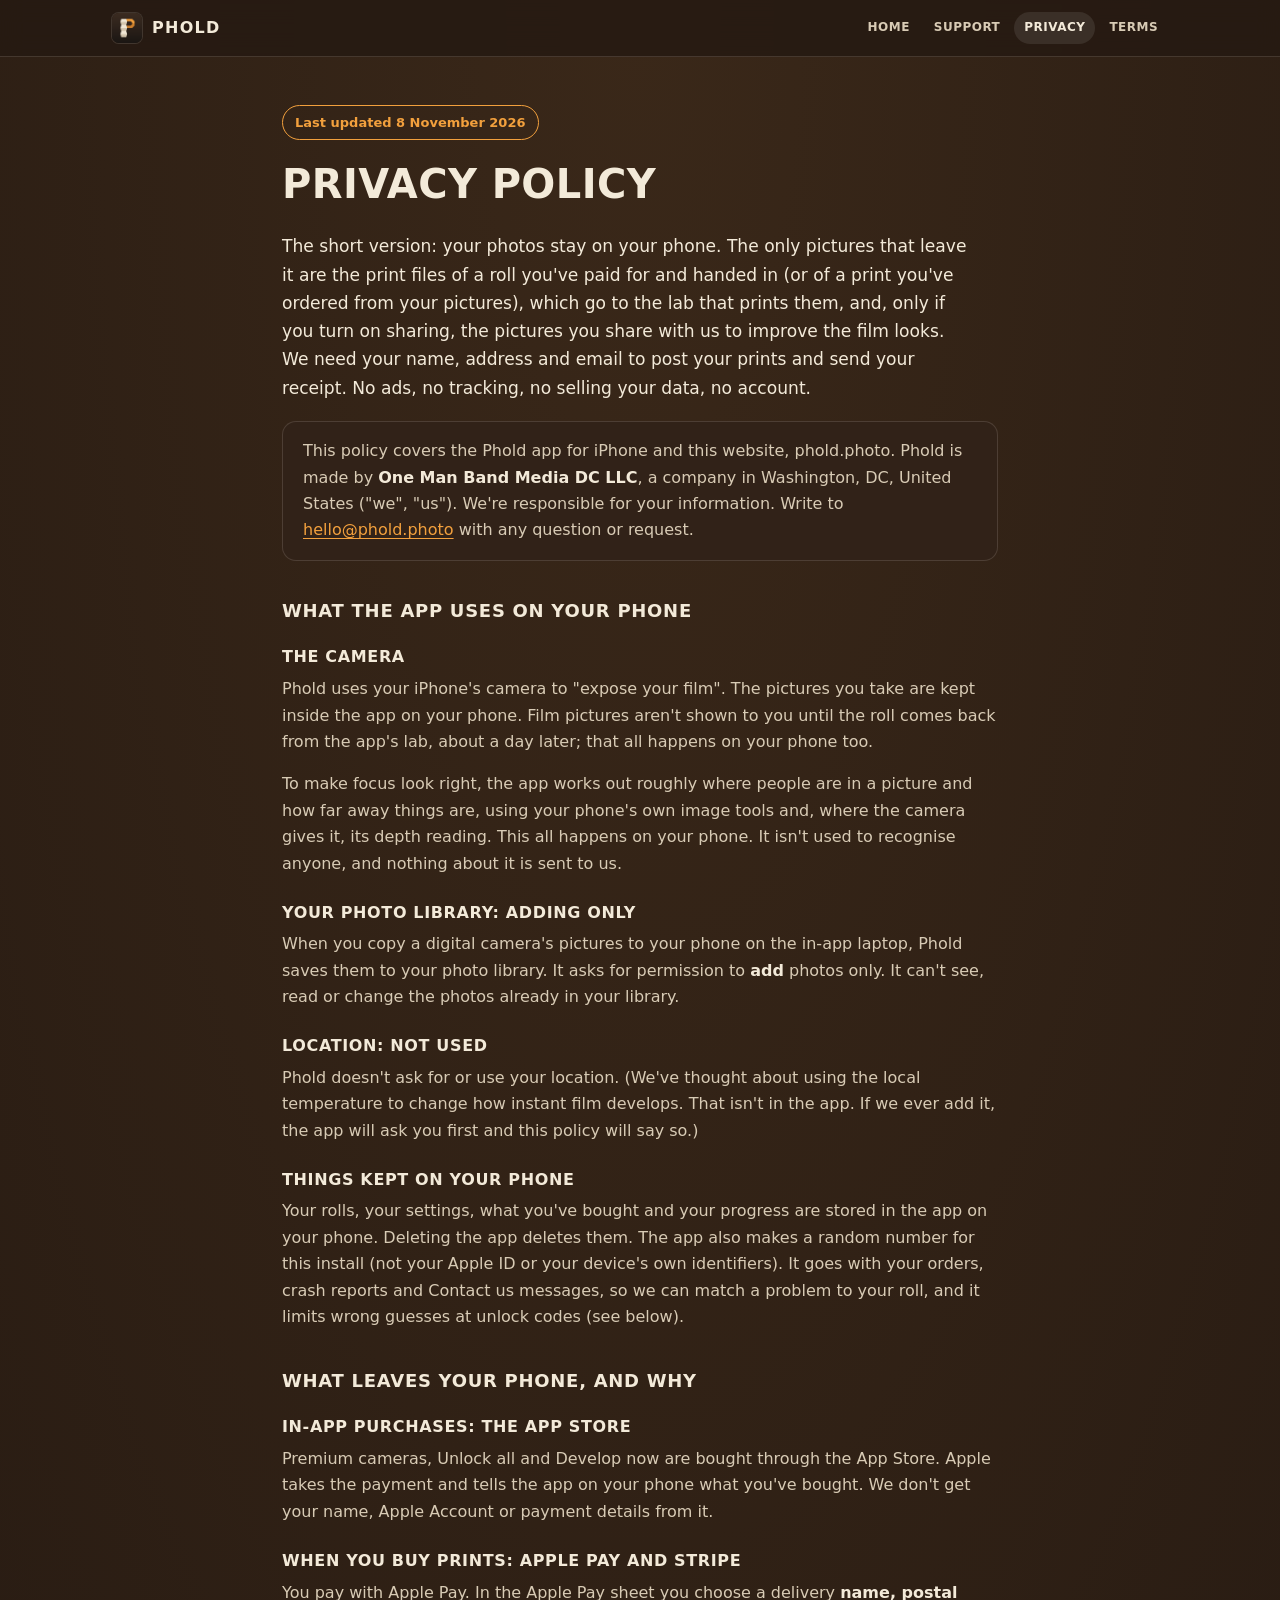
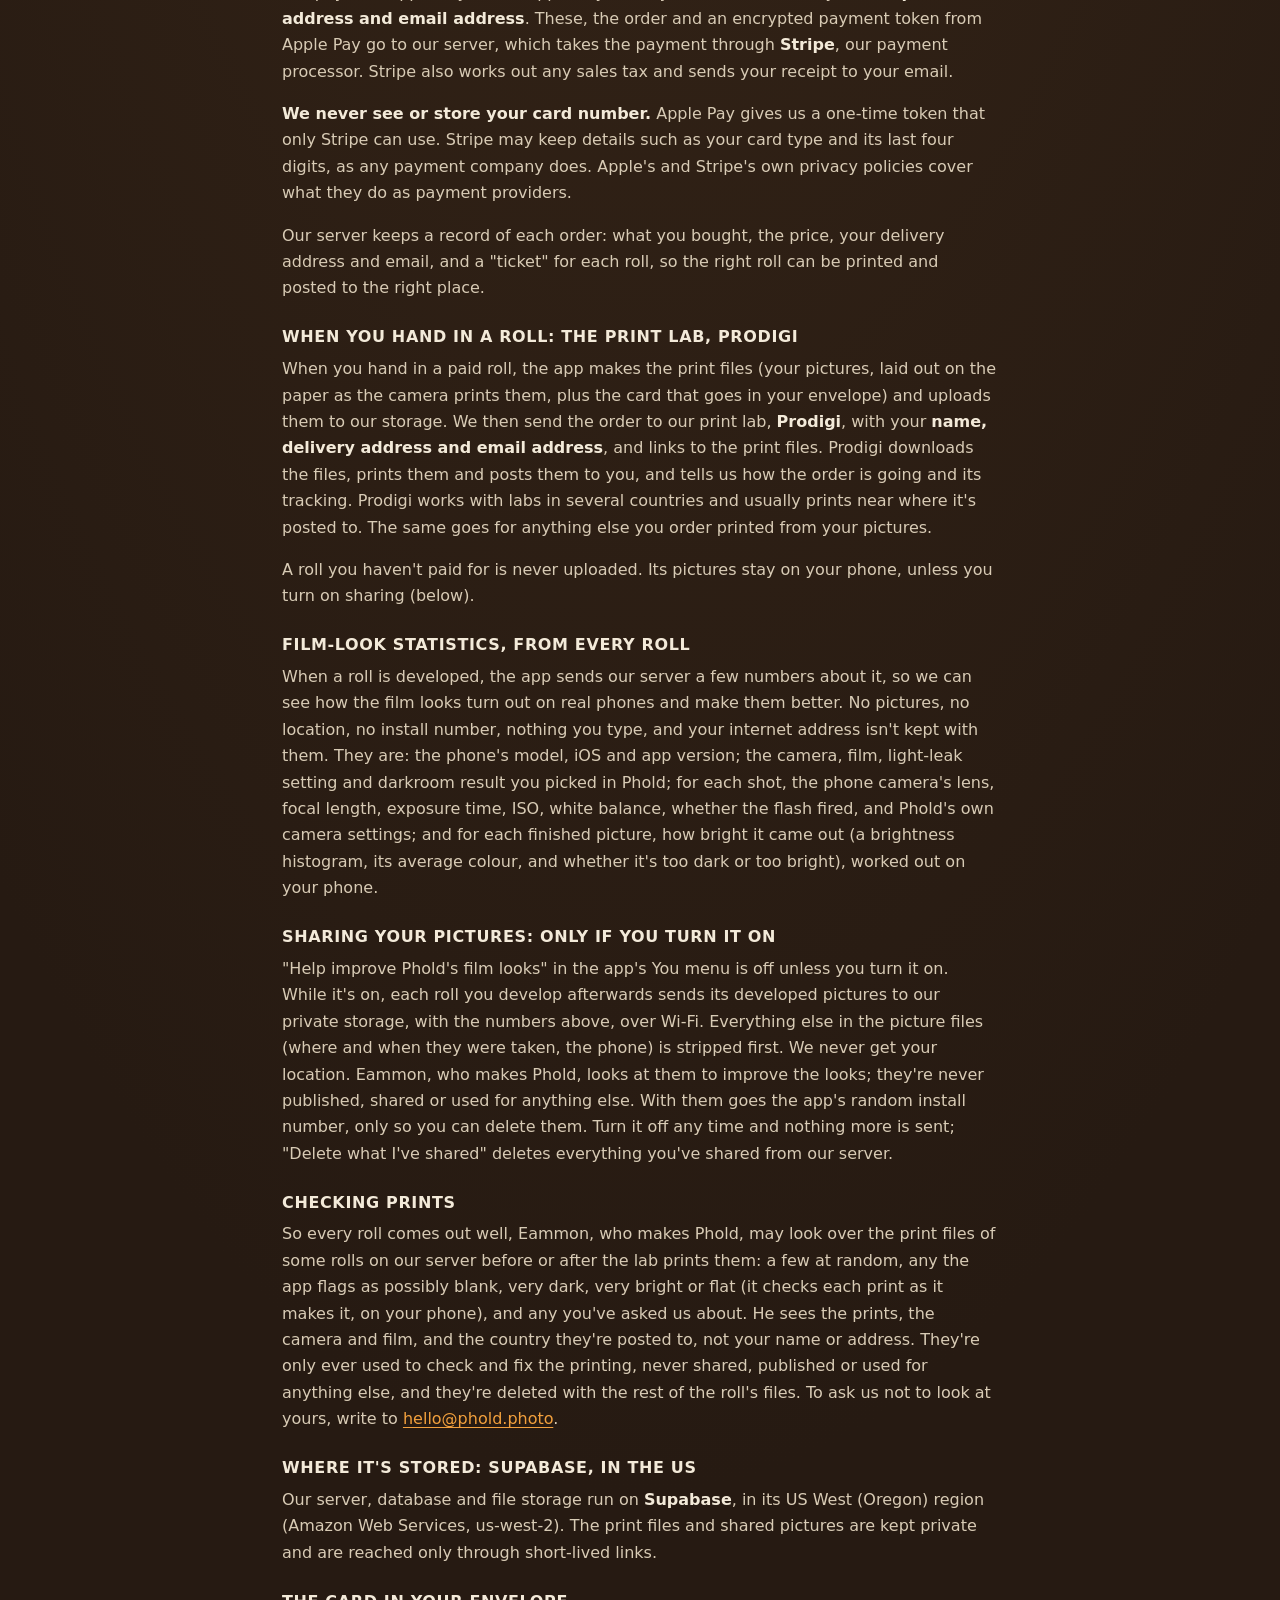
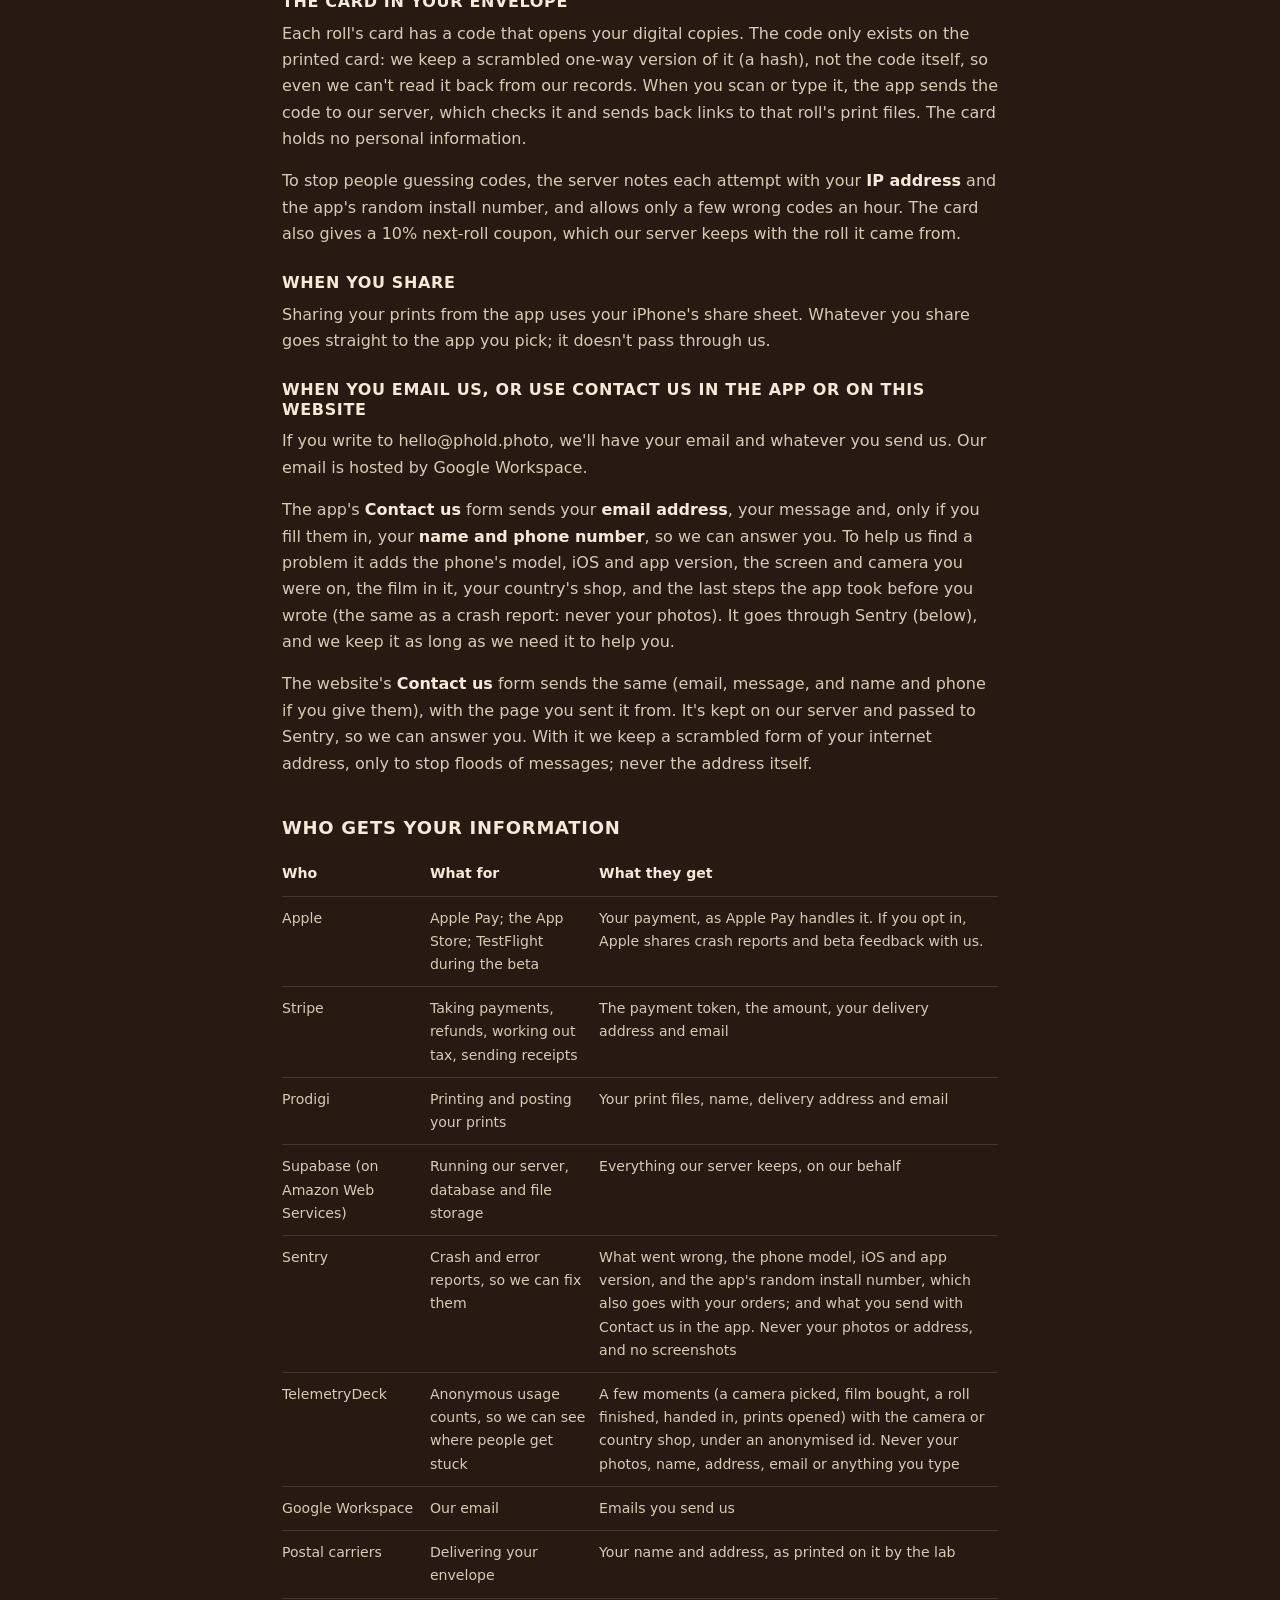
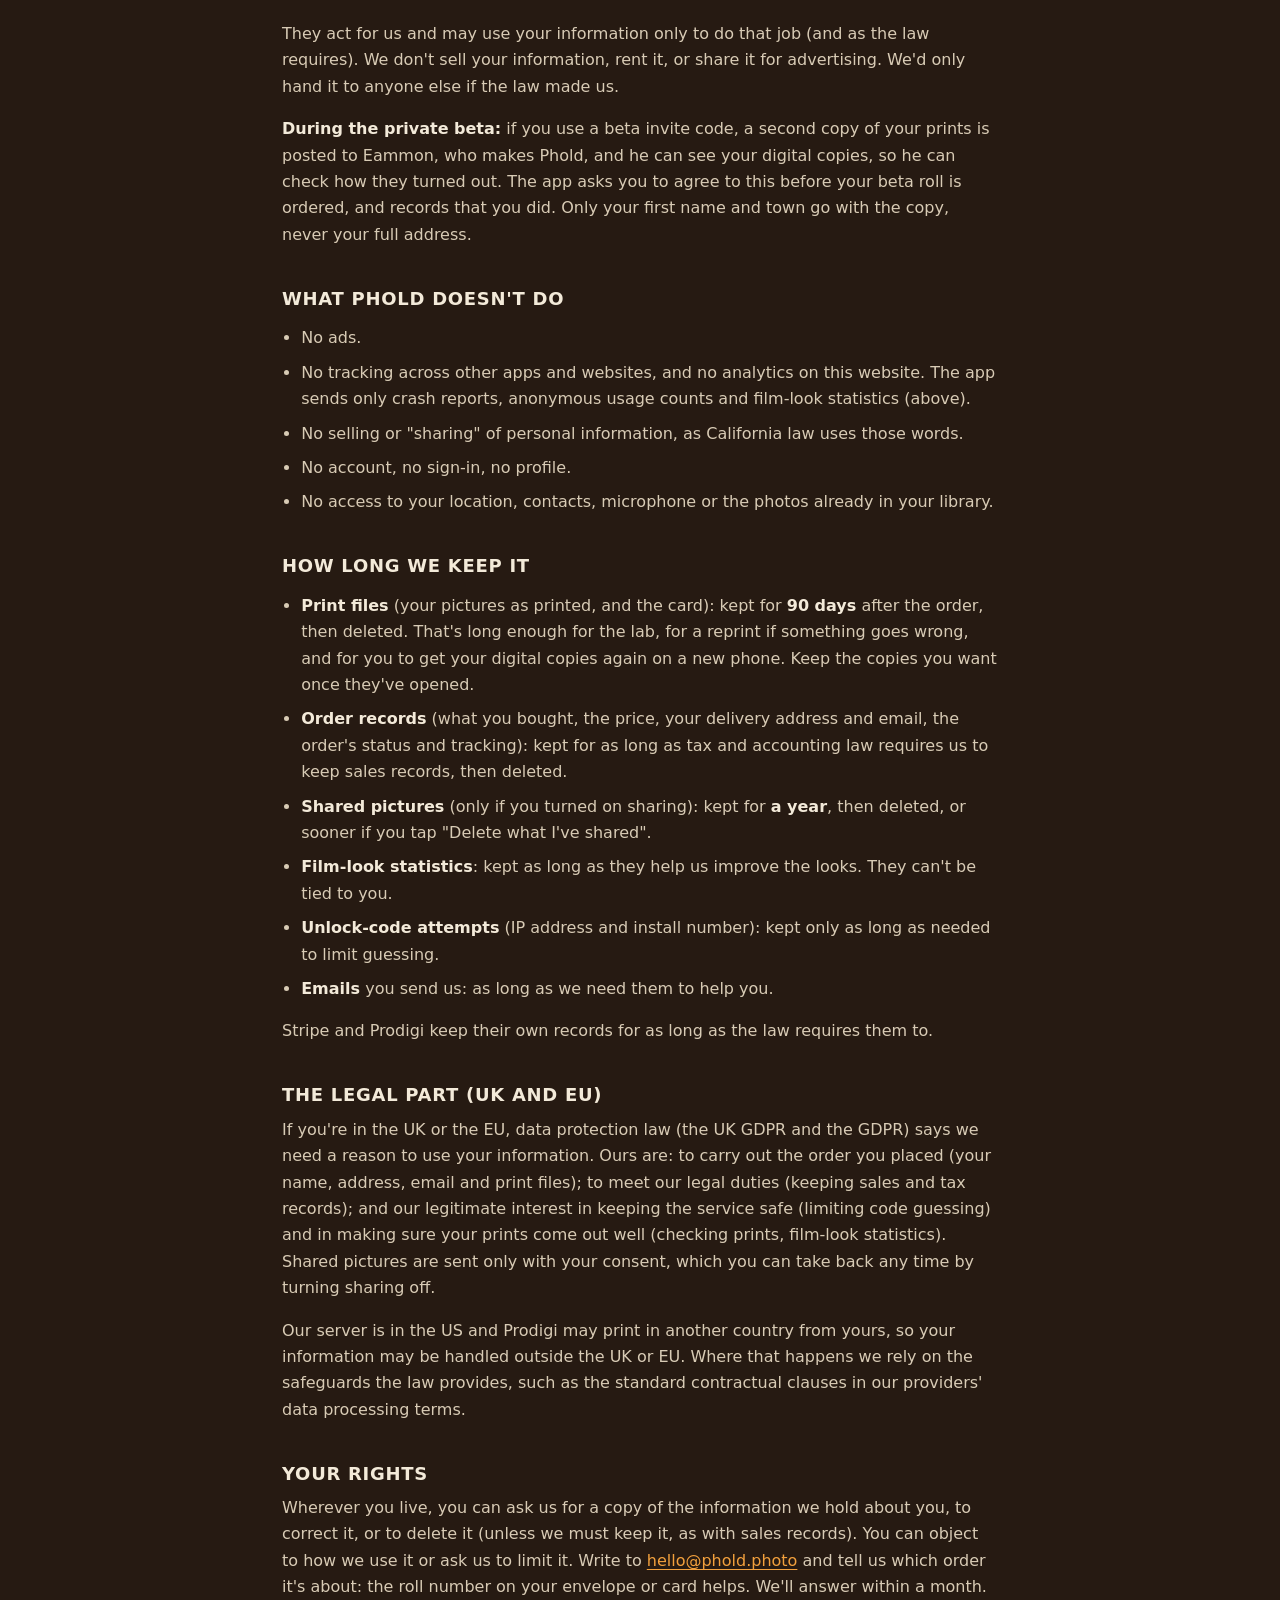
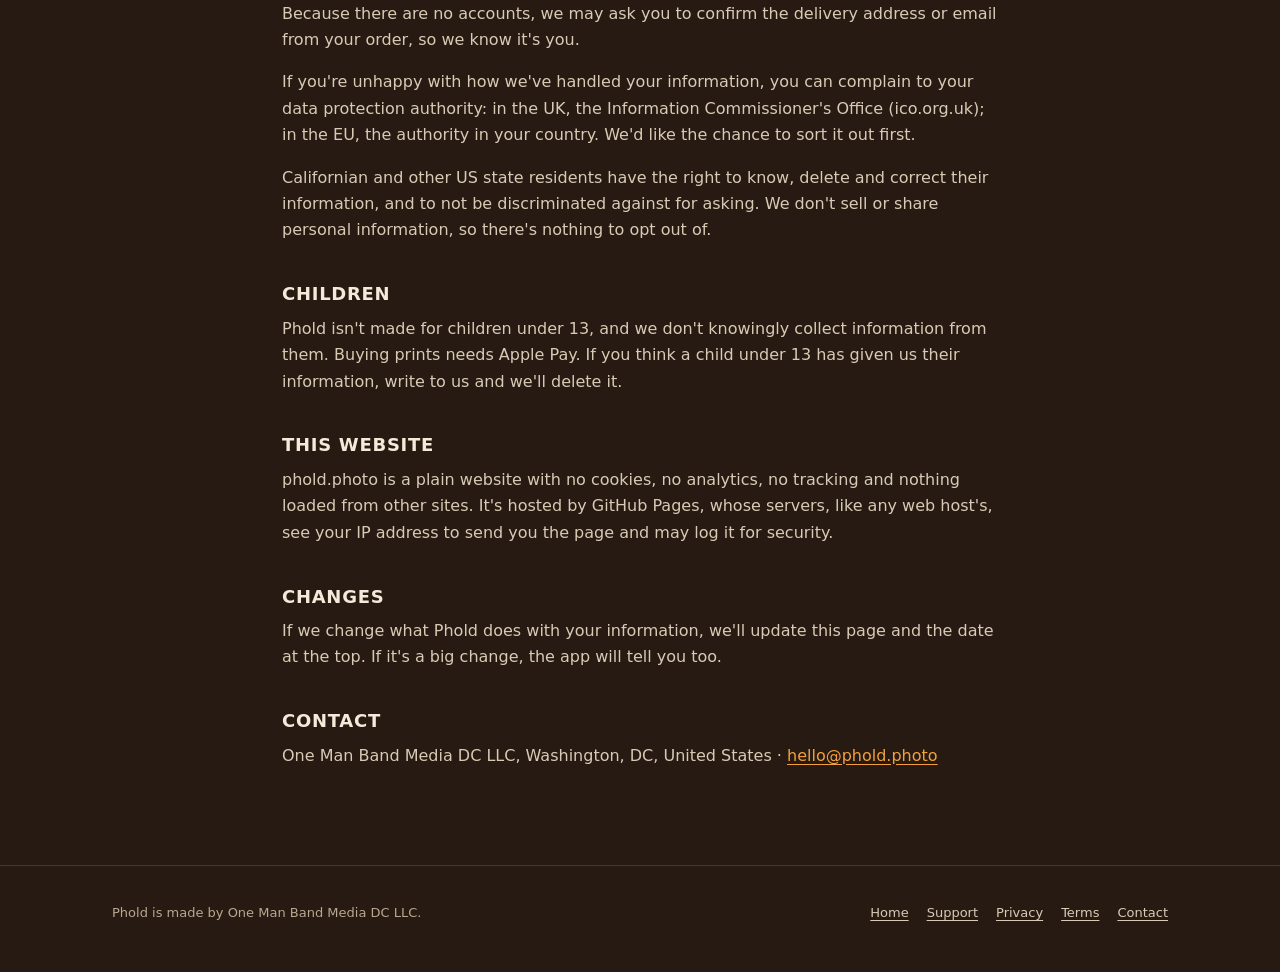
<file: privacy.html>
<!doctype html>
<html lang="en-GB">
<head>
<meta charset="utf-8">
<meta name="viewport" content="width=device-width, initial-scale=1">
<title>Privacy · Phold</title>
<meta name="description" content="Phold's privacy policy, in plain English: what the app uses, what leaves your phone, who it goes to and why.">
<meta name="theme-color" content="#261a12">
<link rel="icon" href="favicon.ico" sizes="any">
<link rel="icon" type="image/png" sizes="32x32" href="favicon-32.png">
<link rel="apple-touch-icon" href="apple-touch-icon.png">
<link rel="stylesheet" href="style.css?v=20261108">
<link rel="canonical" href="https://phold.photo/privacy.html">
<meta property="og:title" content="Privacy · Phold">
<meta property="og:image" content="https://phold.photo/img/og.jpg">
</head>
<body>
<a class="skip" href="#main">Skip to content</a>
<header class="top">
  <div class="wrap">
    <a class="brand" href="./" aria-label="Phold, home"><img class="brand-icon" src="icon-64.png" width="32" height="32" alt=""> PHOLD</a>
    <nav class="nav" aria-label="Main">
      <a href="./">Home</a>
      <a href="support.html">Support</a>
      <a href="privacy.html" aria-current="page">Privacy</a>
      <a href="terms.html">Terms</a>
    </nav>
  </div>
</header>

<main id="main" class="doc">
<div class="wrap">
  <p class="updated">Last updated 8 November 2026</p>
  <h1>Privacy policy</h1>
  <p class="lede">The short version: your photos stay on your phone. The only pictures that leave it are the print files of a roll you've paid for and handed in (or of a print you've ordered from your pictures), which go to the lab that prints them, and, only if you turn on sharing, the pictures you share with us to improve the film looks. We need your name, address and email to post your prints and send your receipt. No ads, no tracking, no selling your data, no account.</p>

  <div class="box">
    <p>This policy covers the Phold app for iPhone and this website, phold.photo. Phold is made by <strong>One Man Band Media DC LLC</strong>, a company in Washington, DC, United States ("we", "us"). We're responsible for your information. Write to <a href="mailto:hello@phold.photo">hello@phold.photo</a> with any question or request.</p>
  </div>

  <h2>What the app uses on your phone</h2>
  <h3>The camera</h3>
  <p>Phold uses your iPhone's camera to "expose your film". The pictures you take are kept inside the app on your phone. Film pictures aren't shown to you until the roll comes back from the app's lab, about a day later; that all happens on your phone too.</p>
  <p>To make focus look right, the app works out roughly where people are in a picture and how far away things are, using your phone's own image tools and, where the camera gives it, its depth reading. This all happens on your phone. It isn't used to recognise anyone, and nothing about it is sent to us.</p>

  <h3>Your photo library: adding only</h3>
  <p>When you copy a digital camera's pictures to your phone on the in-app laptop, Phold saves them to your photo library. It asks for permission to <strong>add</strong> photos only. It can't see, read or change the photos already in your library.</p>

  <h3>Location: not used</h3>
  <p>Phold doesn't ask for or use your location. (We've thought about using the local temperature to change how instant film develops. That isn't in the app. If we ever add it, the app will ask you first and this policy will say so.)</p>

  <h3>Things kept on your phone</h3>
  <p>Your rolls, your settings, what you've bought and your progress are stored in the app on your phone. Deleting the app deletes them. The app also makes a random number for this install (not your Apple ID or your device's own identifiers). It goes with your orders, crash reports and Contact us messages, so we can match a problem to your roll, and it limits wrong guesses at unlock codes (see below).</p>

  <h2>What leaves your phone, and why</h2>

  <h3>In-app purchases: the App Store</h3>
  <p>Premium cameras, Unlock all and Develop now are bought through the App Store. Apple takes the payment and tells the app on your phone what you've bought. We don't get your name, Apple Account or payment details from it.</p>
  <h3>When you buy prints: Apple Pay and Stripe</h3>
  <p>You pay with Apple Pay. In the Apple Pay sheet you choose a delivery <strong>name, postal address and email address</strong>. These, the order and an encrypted payment token from Apple Pay go to our server, which takes the payment through <strong>Stripe</strong>, our payment processor. Stripe also works out any sales tax and sends your receipt to your email.</p>
  <p><strong>We never see or store your card number.</strong> Apple Pay gives us a one-time token that only Stripe can use. Stripe may keep details such as your card type and its last four digits, as any payment company does. Apple's and Stripe's own privacy policies cover what they do as payment providers.</p>
  <p>Our server keeps a record of each order: what you bought, the price, your delivery address and email, and a "ticket" for each roll, so the right roll can be printed and posted to the right place.</p>

  <h3>When you hand in a roll: the print lab, Prodigi</h3>
  <p>When you hand in a paid roll, the app makes the print files (your pictures, laid out on the paper as the camera prints them, plus the card that goes in your envelope) and uploads them to our storage. We then send the order to our print lab, <strong>Prodigi</strong>, with your <strong>name, delivery address and email address</strong>, and links to the print files. Prodigi downloads the files, prints them and posts them to you, and tells us how the order is going and its tracking. Prodigi works with labs in several countries and usually prints near where it's posted to. The same goes for anything else you order printed from your pictures.</p>
  <p>A roll you haven't paid for is never uploaded. Its pictures stay on your phone, unless you turn on sharing (below).</p>

  <h3>Film-look statistics, from every roll</h3>
  <p>When a roll is developed, the app sends our server a few numbers about it, so we can see how the film looks turn out on real phones and make them better. No pictures, no location, no install number, nothing you type, and your internet address isn't kept with them. They are: the phone's model, iOS and app version; the camera, film, light-leak setting and darkroom result you picked in Phold; for each shot, the phone camera's lens, focal length, exposure time, ISO, white balance, whether the flash fired, and Phold's own camera settings; and for each finished picture, how bright it came out (a brightness histogram, its average colour, and whether it's too dark or too bright), worked out on your phone.</p>

  <h3>Sharing your pictures: only if you turn it on</h3>
  <p>"Help improve Phold's film looks" in the app's You menu is off unless you turn it on. While it's on, each roll you develop afterwards sends its developed pictures to our private storage, with the numbers above, over Wi-Fi. Everything else in the picture files (where and when they were taken, the phone) is stripped first. We never get your location. Eammon, who makes Phold, looks at them to improve the looks; they're never published, shared or used for anything else. With them goes the app's random install number, only so you can delete them. Turn it off any time and nothing more is sent; "Delete what I've shared" deletes everything you've shared from our server.</p>
  <h3>Checking prints</h3>
  <p>So every roll comes out well, Eammon, who makes Phold, may look over the print files of some rolls on our server before or after the lab prints them: a few at random, any the app flags as possibly blank, very dark, very bright or flat (it checks each print as it makes it, on your phone), and any you've asked us about. He sees the prints, the camera and film, and the country they're posted to, not your name or address. They're only ever used to check and fix the printing, never shared, published or used for anything else, and they're deleted with the rest of the roll's files. To ask us not to look at yours, write to <a href="mailto:hello@phold.photo">hello@phold.photo</a>.</p>

  <h3>Where it's stored: Supabase, in the US</h3>
  <p>Our server, database and file storage run on <strong>Supabase</strong>, in its US West (Oregon) region (Amazon Web Services, us-west-2). The print files and shared pictures are kept private and are reached only through short-lived links.</p>

  <h3>The card in your envelope</h3>
  <p>Each roll's card has a code that opens your digital copies. The code only exists on the printed card: we keep a scrambled one-way version of it (a hash), not the code itself, so even we can't read it back from our records. When you scan or type it, the app sends the code to our server, which checks it and sends back links to that roll's print files. The card holds no personal information.</p>
  <p>To stop people guessing codes, the server notes each attempt with your <strong>IP address</strong> and the app's random install number, and allows only a few wrong codes an hour. The card also gives a 10% next-roll coupon, which our server keeps with the roll it came from.</p>

  <h3>When you share</h3>
  <p>Sharing your prints from the app uses your iPhone's share sheet. Whatever you share goes straight to the app you pick; it doesn't pass through us.</p>

  <h3>When you email us, or use Contact us in the app or on this website</h3>
  <p>If you write to hello@phold.photo, we'll have your email and whatever you send us. Our email is hosted by Google Workspace.</p>
  <p>The app's <strong>Contact us</strong> form sends your <strong>email address</strong>, your message and, only if you fill them in, your <strong>name and phone number</strong>, so we can answer you. To help us find a problem it adds the phone's model, iOS and app version, the screen and camera you were on, the film in it, your country's shop, and the last steps the app took before you wrote (the same as a crash report: never your photos). It goes through Sentry (below), and we keep it as long as we need it to help you.</p>
  <p>The website's <strong>Contact us</strong> form sends the same (email, message, and name and phone if you give them), with the page you sent it from. It's kept on our server and passed to Sentry, so we can answer you. With it we keep a scrambled form of your internet address, only to stop floods of messages; never the address itself.</p>

  <h2>Who gets your information</h2>
  <table>
    <thead><tr><th scope="col">Who</th><th scope="col">What for</th><th scope="col">What they get</th></tr></thead>
    <tbody>
      <tr><td>Apple</td><td>Apple Pay; the App Store; TestFlight during the beta</td><td>Your payment, as Apple Pay handles it. If you opt in, Apple shares crash reports and beta feedback with us.</td></tr>
      <tr><td>Stripe</td><td>Taking payments, refunds, working out tax, sending receipts</td><td>The payment token, the amount, your delivery address and email</td></tr>
      <tr><td>Prodigi</td><td>Printing and posting your prints</td><td>Your print files, name, delivery address and email</td></tr>
      <tr><td>Supabase (on Amazon Web Services)</td><td>Running our server, database and file storage</td><td>Everything our server keeps, on our behalf</td></tr>
      <tr><td>Sentry</td><td>Crash and error reports, so we can fix them</td><td>What went wrong, the phone model, iOS and app version, and the app's random install number, which also goes with your orders; and what you send with Contact us in the app. Never your photos or address, and no screenshots</td></tr>
      <tr><td>TelemetryDeck</td><td>Anonymous usage counts, so we can see where people get stuck</td><td>A few moments (a camera picked, film bought, a roll finished, handed in, prints opened) with the camera or country shop, under an anonymised id. Never your photos, name, address, email or anything you type</td></tr>
      <tr><td>Google Workspace</td><td>Our email</td><td>Emails you send us</td></tr>
      <tr><td>Postal carriers</td><td>Delivering your envelope</td><td>Your name and address, as printed on it by the lab</td></tr>
    </tbody>
  </table>
  <p>They act for us and may use your information only to do that job (and as the law requires). We don't sell your information, rent it, or share it for advertising. We'd only hand it to anyone else if the law made us.</p>
  <p><strong>During the private beta:</strong> if you use a beta invite code, a second copy of your prints is posted to Eammon, who makes Phold, and he can see your digital copies, so he can check how they turned out. The app asks you to agree to this before your beta roll is ordered, and records that you did. Only your first name and town go with the copy, never your full address.</p>

  <h2>What Phold doesn't do</h2>
  <ul>
    <li>No ads.</li>
    <li>No tracking across other apps and websites, and no analytics on this website. The app sends only crash reports, anonymous usage counts and film-look statistics (above).</li>
    <li>No selling or "sharing" of personal information, as California law uses those words.</li>
    <li>No account, no sign-in, no profile.</li>
    <li>No access to your location, contacts, microphone or the photos already in your library.</li>
  </ul>

  <h2>How long we keep it</h2>
  <ul>
    <li><strong>Print files</strong> (your pictures as printed, and the card): kept for <strong>90 days</strong> after the order, then deleted. That's long enough for the lab, for a reprint if something goes wrong, and for you to get your digital copies again on a new phone. Keep the copies you want once they've opened.</li>
    <li><strong>Order records</strong> (what you bought, the price, your delivery address and email, the order's status and tracking): kept for as long as tax and accounting law requires us to keep sales records, then deleted.</li>
    <li><strong>Shared pictures</strong> (only if you turned on sharing): kept for <strong>a year</strong>, then deleted, or sooner if you tap "Delete what I've shared".</li>
    <li><strong>Film-look statistics</strong>: kept as long as they help us improve the looks. They can't be tied to you.</li>
    <li><strong>Unlock-code attempts</strong> (IP address and install number): kept only as long as needed to limit guessing.</li>
    <li><strong>Emails</strong> you send us: as long as we need them to help you.</li>
  </ul>
  <p>Stripe and Prodigi keep their own records for as long as the law requires them to.</p>

  <h2>The legal part (UK and EU)</h2>
  <p>If you're in the UK or the EU, data protection law (the UK GDPR and the GDPR) says we need a reason to use your information. Ours are: to carry out the order you placed (your name, address, email and print files); to meet our legal duties (keeping sales and tax records); and our legitimate interest in keeping the service safe (limiting code guessing) and in making sure your prints come out well (checking prints, film-look statistics). Shared pictures are sent only with your consent, which you can take back any time by turning sharing off.</p>
  <p>Our server is in the US and Prodigi may print in another country from yours, so your information may be handled outside the UK or EU. Where that happens we rely on the safeguards the law provides, such as the standard contractual clauses in our providers' data processing terms.</p>

  <h2>Your rights</h2>
  <p>Wherever you live, you can ask us for a copy of the information we hold about you, to correct it, or to delete it (unless we must keep it, as with sales records). You can object to how we use it or ask us to limit it. Write to <a href="mailto:hello@phold.photo">hello@phold.photo</a> and tell us which order it's about: the roll number on your envelope or card helps. We'll answer within a month. Because there are no accounts, we may ask you to confirm the delivery address or email from your order, so we know it's you.</p>
  <p>If you're unhappy with how we've handled your information, you can complain to your data protection authority: in the UK, the Information Commissioner's Office (ico.org.uk); in the EU, the authority in your country. We'd like the chance to sort it out first.</p>
  <p>Californian and other US state residents have the right to know, delete and correct their information, and to not be discriminated against for asking. We don't sell or share personal information, so there's nothing to opt out of.</p>

  <h2>Children</h2>
  <p>Phold isn't made for children under 13, and we don't knowingly collect information from them. Buying prints needs Apple Pay. If you think a child under 13 has given us their information, write to us and we'll delete it.</p>

  <h2>This website</h2>
  <p>phold.photo is a plain website with no cookies, no analytics, no tracking and nothing loaded from other sites. It's hosted by GitHub Pages, whose servers, like any web host's, see your IP address to send you the page and may log it for security.</p>

  <h2>Changes</h2>
  <p>If we change what Phold does with your information, we'll update this page and the date at the top. If it's a big change, the app will tell you too.</p>

  <h2>Contact</h2>
  <p>One Man Band Media DC LLC, Washington, DC, United States · <a href="mailto:hello@phold.photo">hello@phold.photo</a></p>
</div>
</main>

<footer class="foot">
  <div class="wrap">
    <div><p>Phold is made by One Man Band Media DC LLC.</p></div>
    <nav aria-label="Footer">
      <a href="./">Home</a>
      <a href="support.html">Support</a>
      <a href="privacy.html">Privacy</a>
      <a href="terms.html">Terms</a>
      <a href="mailto:hello@phold.photo">Contact</a>
    </nav>
  </div>
</footer>
</body>
</html>
</file>
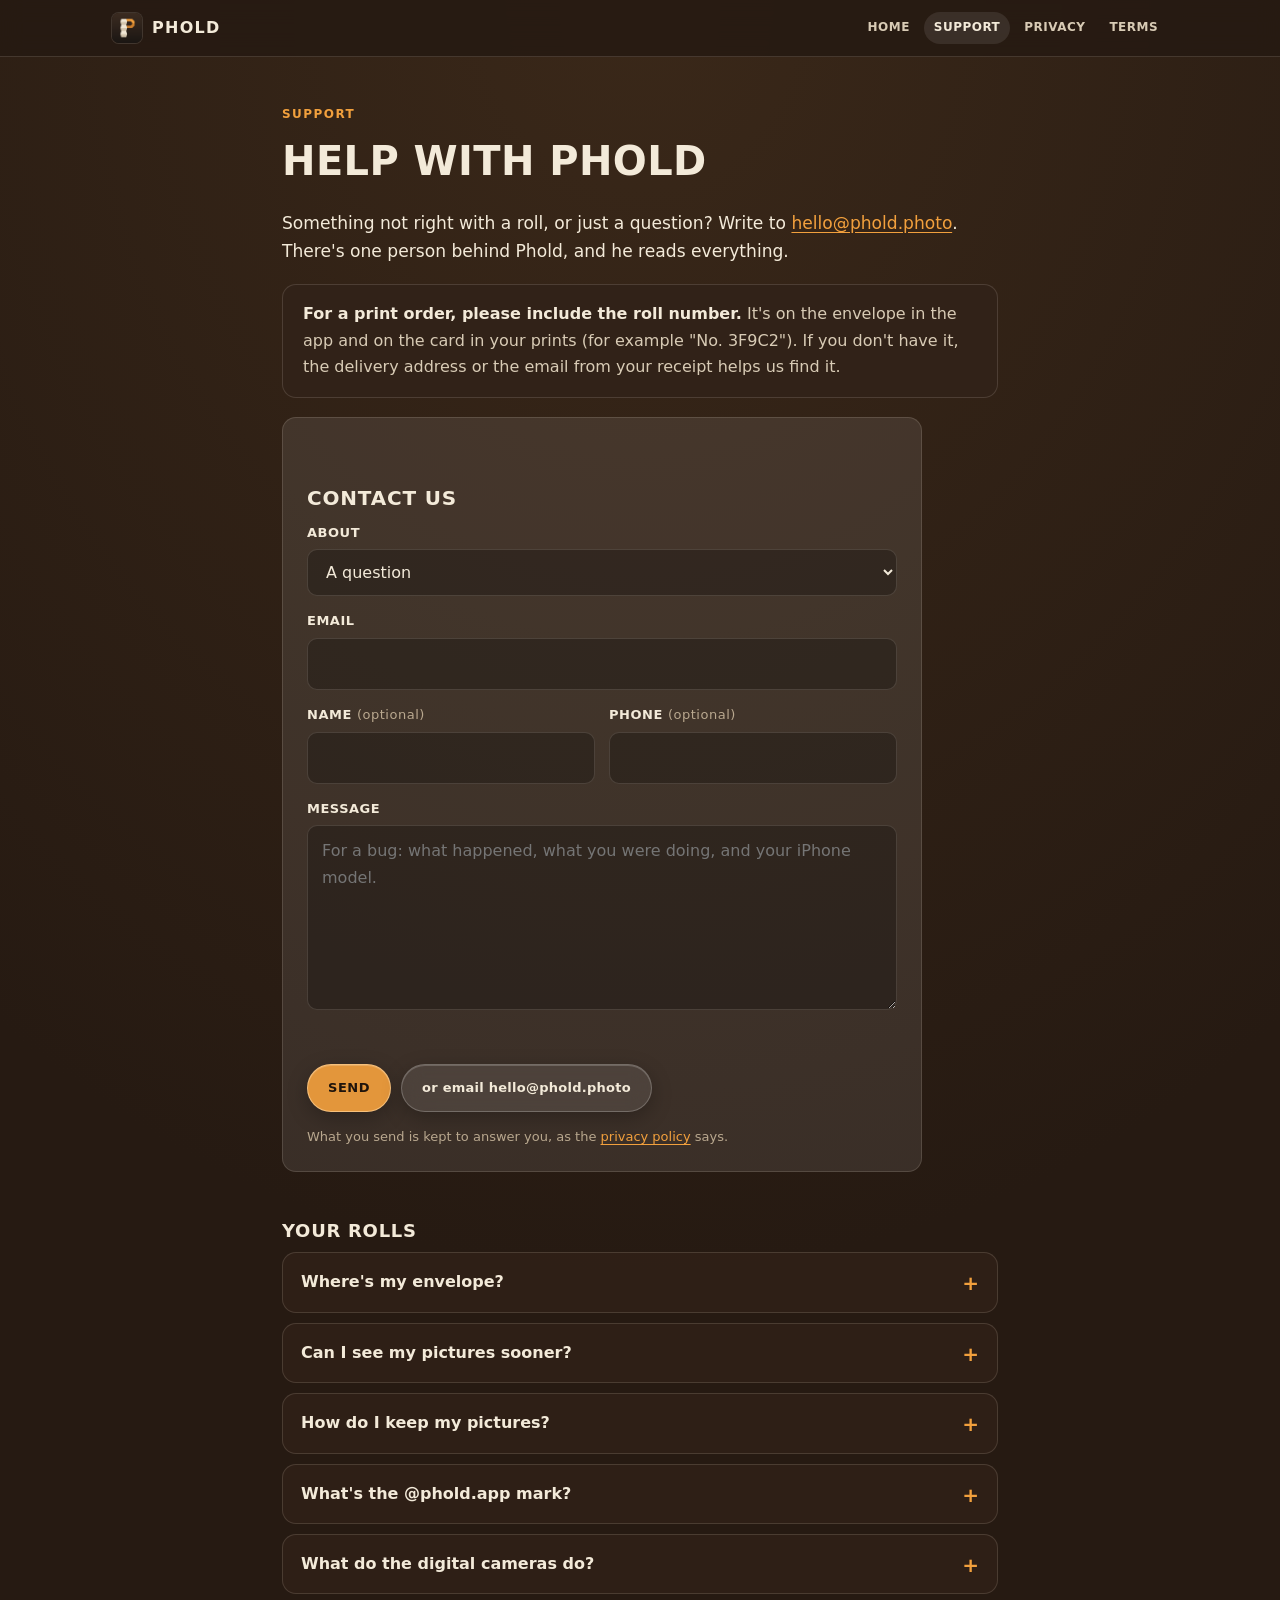
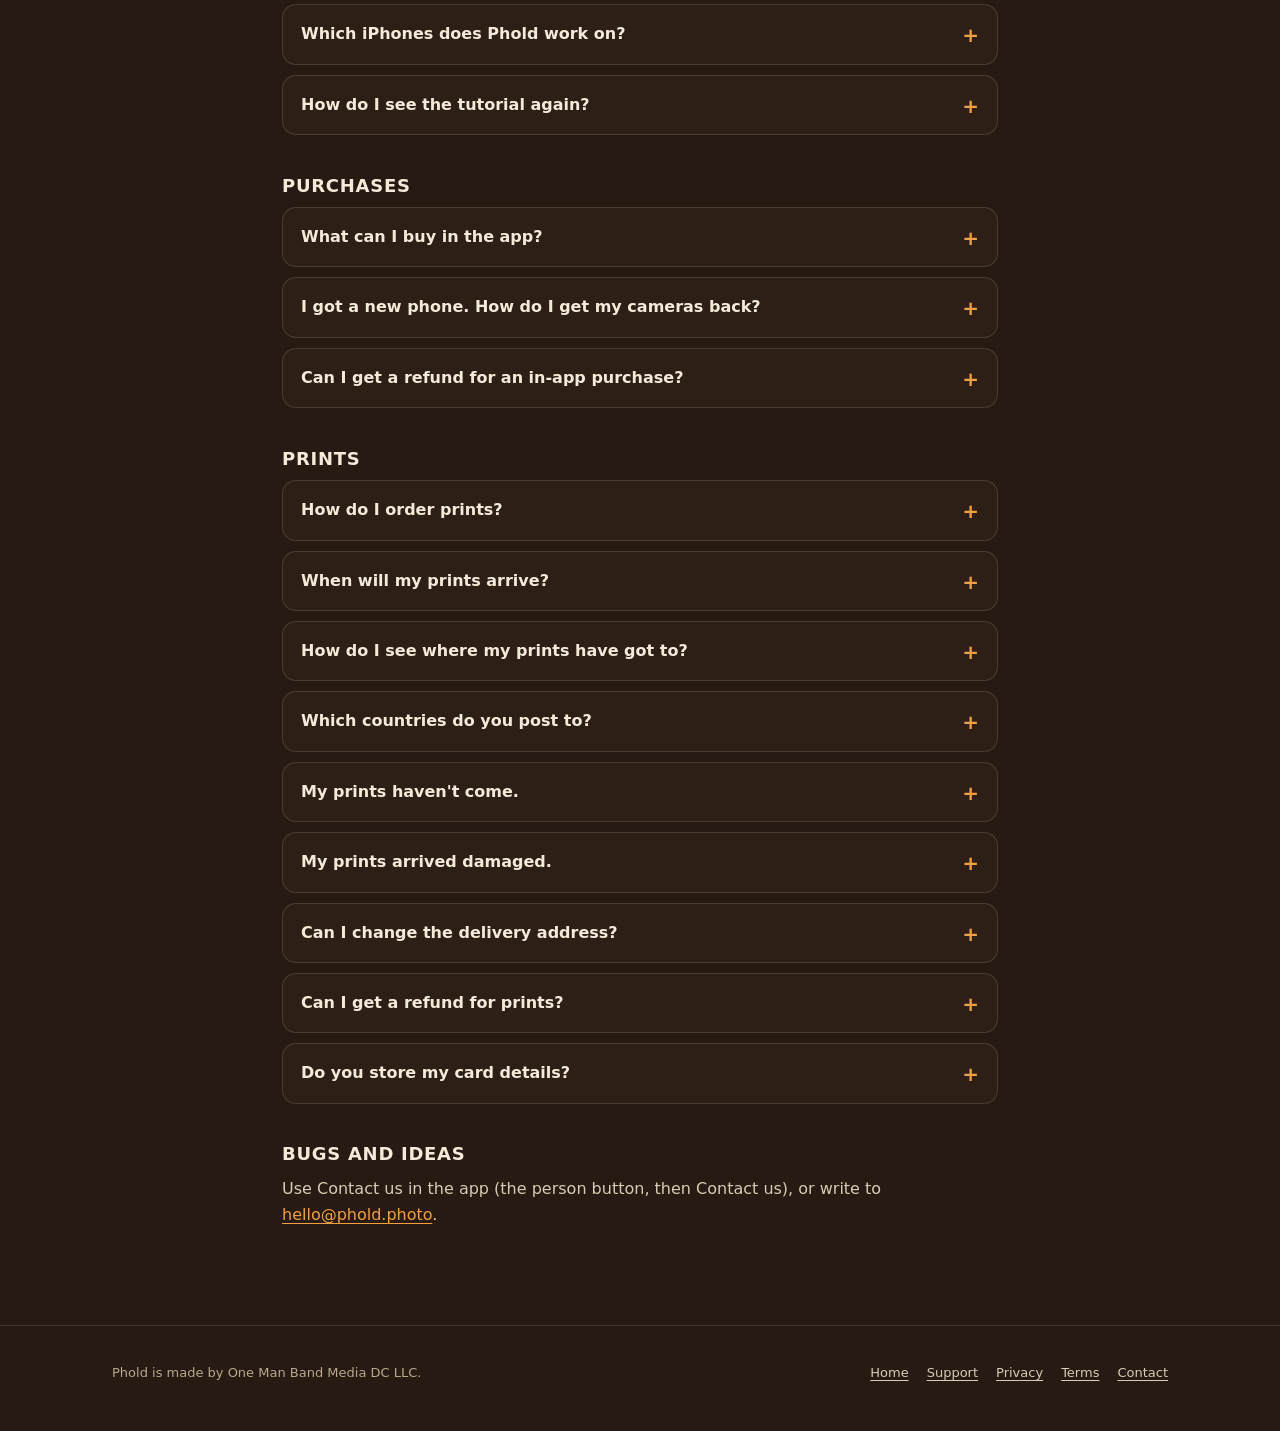
<file: support.html>
<!doctype html>
<html lang="en-GB">
<head>
<meta charset="utf-8">
<meta name="viewport" content="width=device-width, initial-scale=1">
<title>Support · Phold</title>
<meta name="description" content="Help with Phold: your rolls, the envelope, purchases, prints, refunds and contact.">
<meta name="theme-color" content="#261a12">
<link rel="icon" href="favicon.ico" sizes="any">
<link rel="icon" type="image/png" sizes="32x32" href="favicon-32.png">
<link rel="apple-touch-icon" href="apple-touch-icon.png">
<link rel="stylesheet" href="style.css?v=20261108">
<link rel="canonical" href="https://phold.photo/support.html">
<meta property="og:title" content="Support · Phold">
<meta property="og:image" content="https://phold.photo/img/og.jpg">
</head>
<body>
<a class="skip" href="#main">Skip to content</a>
<header class="top">
  <div class="wrap">
    <a class="brand" href="./" aria-label="Phold, home"><img class="brand-icon" src="icon-64.png" width="32" height="32" alt=""> PHOLD</a>
    <nav class="nav" aria-label="Main">
      <a href="./">Home</a>
      <a href="support.html" aria-current="page">Support</a>
      <a href="privacy.html">Privacy</a>
      <a href="terms.html">Terms</a>
    </nav>
  </div>
</header>

<main id="main" class="doc">
<div class="wrap">
  <p class="edge">Support</p>
  <h1>Help with Phold</h1>
  <p class="lede">Something not right with a roll, or just a question? Write to <a href="mailto:hello@phold.photo">hello@phold.photo</a>. There's one person behind Phold, and he reads everything.</p>
  <div class="box">
    <p><strong>For a print order, please include the roll number.</strong> It's on the envelope in the app and on the card in your prints (for example "No. 3F9C2"). If you don't have it, the delivery address or the email from your receipt helps us find it.</p>
  </div>

  <form class="contact" id="contact" action="https://odsmrnirfzqcsgtzczny.supabase.co/functions/v1/shop/contact" method="post" novalidate>
    <h2>Contact us</h2>
    <label>About
      <select name="topic">
        <option value="question">A question</option>
        <option value="bug">Something's wrong</option>
        <option value="order">My prints or an order</option>
        <option value="idea">An idea</option>
      </select>
    </label>
    <label>Email <input type="email" name="email" autocomplete="email" required maxlength="200"></label>
    <div class="row">
      <label>Name <span>(optional)</span> <input type="text" name="name" autocomplete="name" maxlength="100"></label>
      <label>Phone <span>(optional)</span> <input type="tel" name="phone" autocomplete="tel" maxlength="30"></label>
    </div>
    <label>Message <textarea name="message" rows="6" required maxlength="4000" placeholder="For a bug: what happened, what you were doing, and your iPhone model."></textarea></label>
    <!-- For bots only: people never see it. -->
    <label class="trap" aria-hidden="true">Website <input type="text" name="website" tabindex="-1" autocomplete="off"></label>
    <p class="note" role="status" aria-live="polite"></p>
    <div class="pills"><button class="pill lit" type="submit">Send</button><a class="pill mail" href="mailto:hello@phold.photo?subject=Phold%20help">or email hello@phold.photo</a></div>
    <p class="small">What you send is kept to answer you, as the <a href="privacy.html">privacy policy</a> says.</p>
  </form>

  <h2>Your rolls</h2>
  <div class="faq">
    <details><summary>Where's my envelope?</summary><div><p>In the shop, on the lab's page. You'll get a notification when a roll's back, a day after it went in.</p></div></details>
    <details><summary>Can I see my pictures sooner?</summary><div><p>Tap <strong>Can't wait? Develop now</strong> on the lab's page ($1.99 for that roll), or buy Unlock all and every roll comes back at once.</p></div></details>
    <details><summary>How do I keep my pictures?</summary><div><p>Open the envelope, star the best and tap <strong>Save to phone</strong>, or <strong>Post</strong> to share them. Your rolls stay in the lab to open again.</p></div></details>
    <details><summary>What's the @phold.app mark?</summary><div><p>Pictures from free rolls carry it, in each camera's own style. Unlock all takes it off, and prints never have it.</p></div></details>
    <details><summary>What do the digital cameras do?</summary><div><p>They need no film. Shoot, then copy the pictures to your phone on the late-90s laptop.</p></div></details>
    <details><summary>Which iPhones does Phold work on?</summary><div><p>It's built for iPhone Duo, where folding the phone works the camera, and works on every iPhone and iPad with iOS 26 or later.</p></div></details>
    <details><summary>How do I see the tutorial again?</summary><div><p>Open the About card and tap <strong>How Phold works</strong>.</p></div></details>
  </div>

  <h2>Purchases</h2>
  <div class="faq">
    <details><summary>What can I buy in the app?</summary><div><p>The Phold-75, Reflex Twin and Plastique 120 at $1.99 each (each has one free shot first), Unlock all at $4.99 (every camera, no mark, pictures back at once) and Develop now at $1.99 a roll. The App Store shows the price in your currency.</p></div></details>
    <details><summary>I got a new phone. How do I get my cameras back?</summary><div><p>Tap the person button at the top right, then <strong>Restore purchases</strong>, signed in with the same Apple Account you bought them with.</p></div></details>
    <details><summary>Can I get a refund for an in-app purchase?</summary><div><p>Apple handles those. Ask at <a href="https://reportaproblem.apple.com">reportaproblem.apple.com</a>.</p></div></details>
  </div>

  <h2>Prints</h2>
  <div class="faq">
    <details><summary>How do I order prints?</summary><div><p>Tap <strong>Prints posted too</strong> on a film's card when you load it (10% off), or pick prints from a roll after. You pay with Apple Pay.</p></div></details>
    <details><summary>When will my prints arrive?</summary><div><p>Usually one to two weeks after the roll goes to the lab. Farther away takes longer.</p></div></details>
    <details><summary>How do I see where my prints have got to?</summary><div><p>Tap <strong>Your prints</strong> in the shop. Each envelope has a stamp: Received, At the lab, Posted. When the lab gives tracking, Track opens it.</p></div></details>
    <details><summary>Which countries do you post to?</summary><div><p>More than 100. The UK, US, EU, Canada and Australia each have a shop in their own currency; elsewhere pays in US dollars, and local import tax may be due on delivery. The app only offers prints where we can post them.</p></div></details>
    <details><summary>My prints haven't come.</summary><div><p>If it's been three weeks, <a href="mailto:hello@phold.photo">write to us</a> with the roll number. If they're lost, we'll print them again or refund you.</p></div></details>
    <details><summary>My prints arrived damaged.</summary><div><p>Sorry. Send us a photo and the roll number within 30 days and we'll print them again or refund you. (Light leaks, soft focus and odd colours are the camera's doing. That's the fun of it.)</p></div></details>
    <details><summary>Can I change the delivery address?</summary><div><p>Prints go to the address you chose in Apple Pay. Once the roll has gone to the lab, it can't be changed.</p></div></details>
    <details><summary>Can I get a refund for prints?</summary><div><p>Prints you haven't sent to the lab yet, within 14 days. Once they're made from your pictures, only if they're damaged, misprinted or lost. See the <a href="terms.html">terms</a>.</p></div></details>
    <details><summary>Do you store my card details?</summary><div><p>No. Apple Pay and Stripe handle the payment, and we never see your card number. More in the <a href="privacy.html">privacy policy</a>.</p></div></details>
  </div>

  <h2>Bugs and ideas</h2>
  <p>Use Contact us in the app (the person button, then Contact us), or write to <a href="mailto:hello@phold.photo">hello@phold.photo</a>.</p>
</div>
</main>
<script src="contact.js?v=20261101" defer></script>

<footer class="foot">
  <div class="wrap">
    <div><p>Phold is made by One Man Band Media DC LLC.</p></div>
    <nav aria-label="Footer">
      <a href="./">Home</a>
      <a href="support.html">Support</a>
      <a href="privacy.html">Privacy</a>
      <a href="terms.html">Terms</a>
      <a href="mailto:hello@phold.photo">Contact</a>
    </nav>
  </div>
</footer>
</body>
</html>
</file>
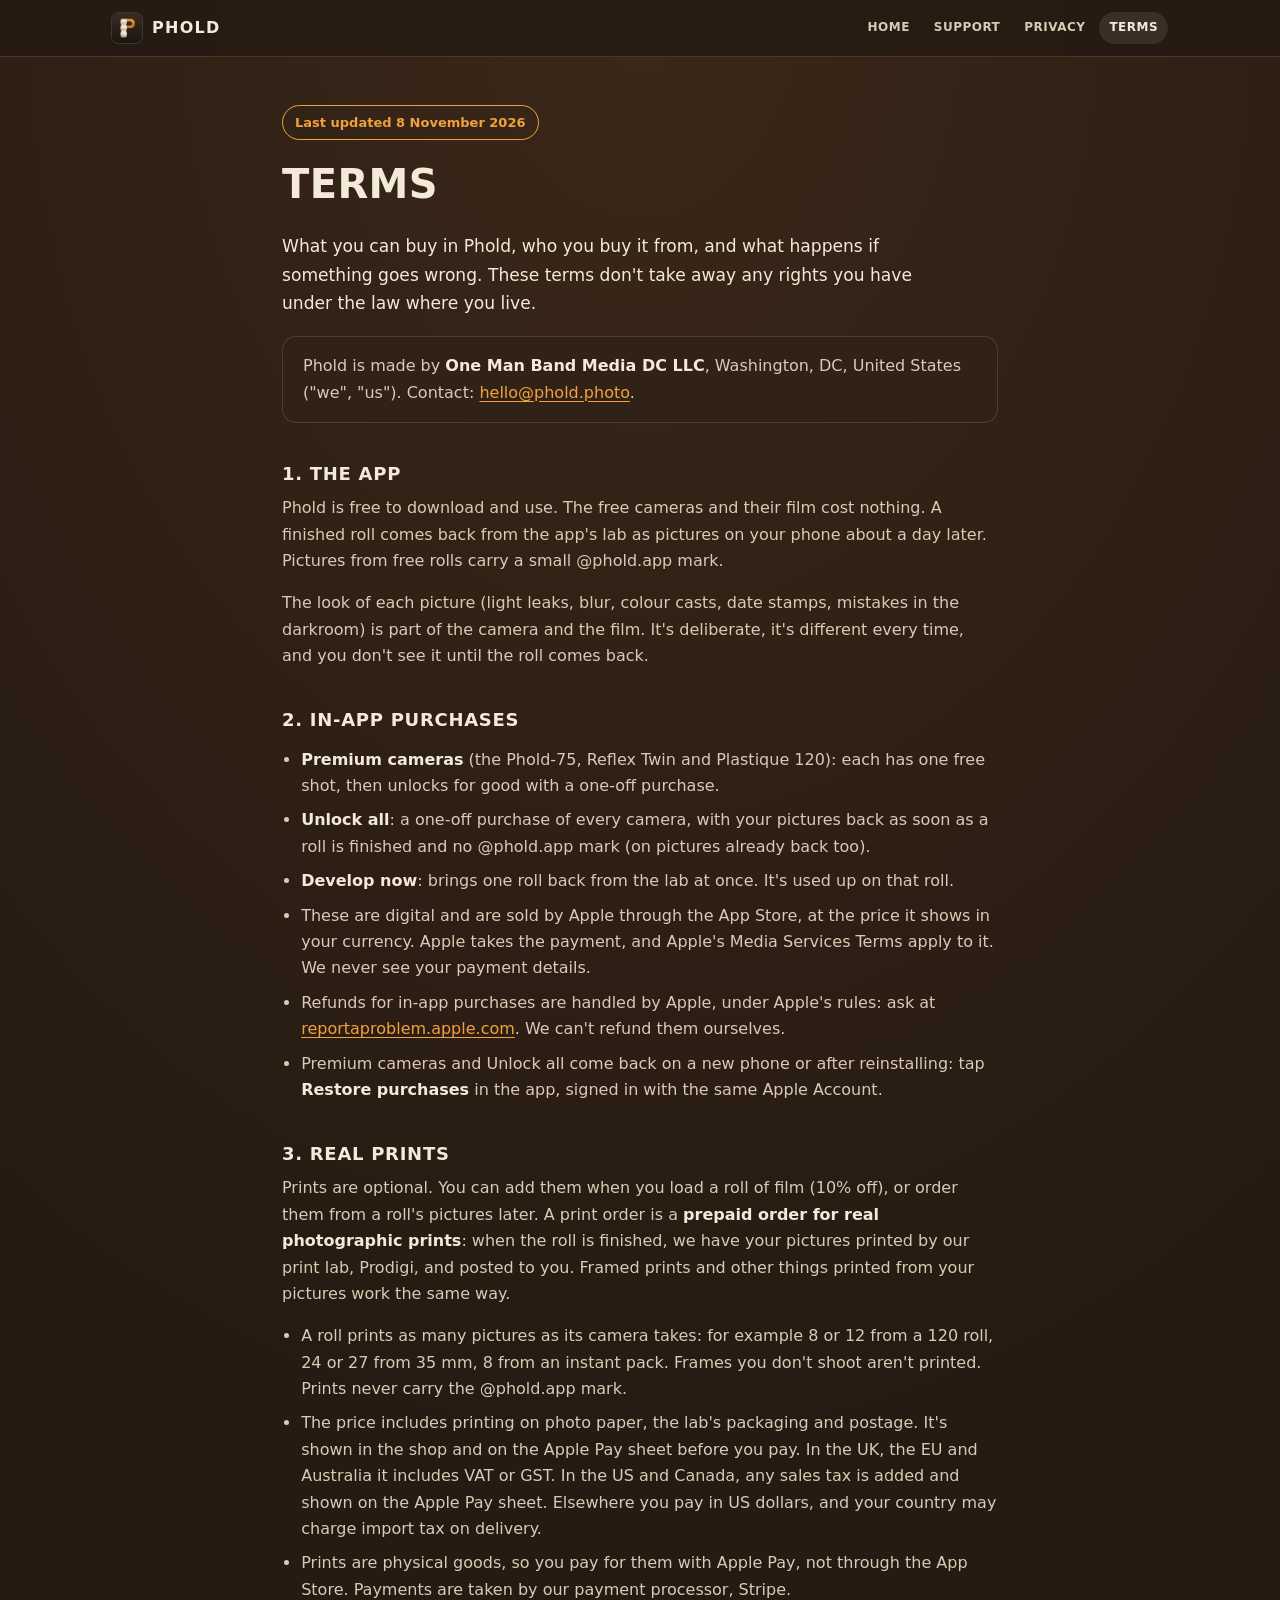
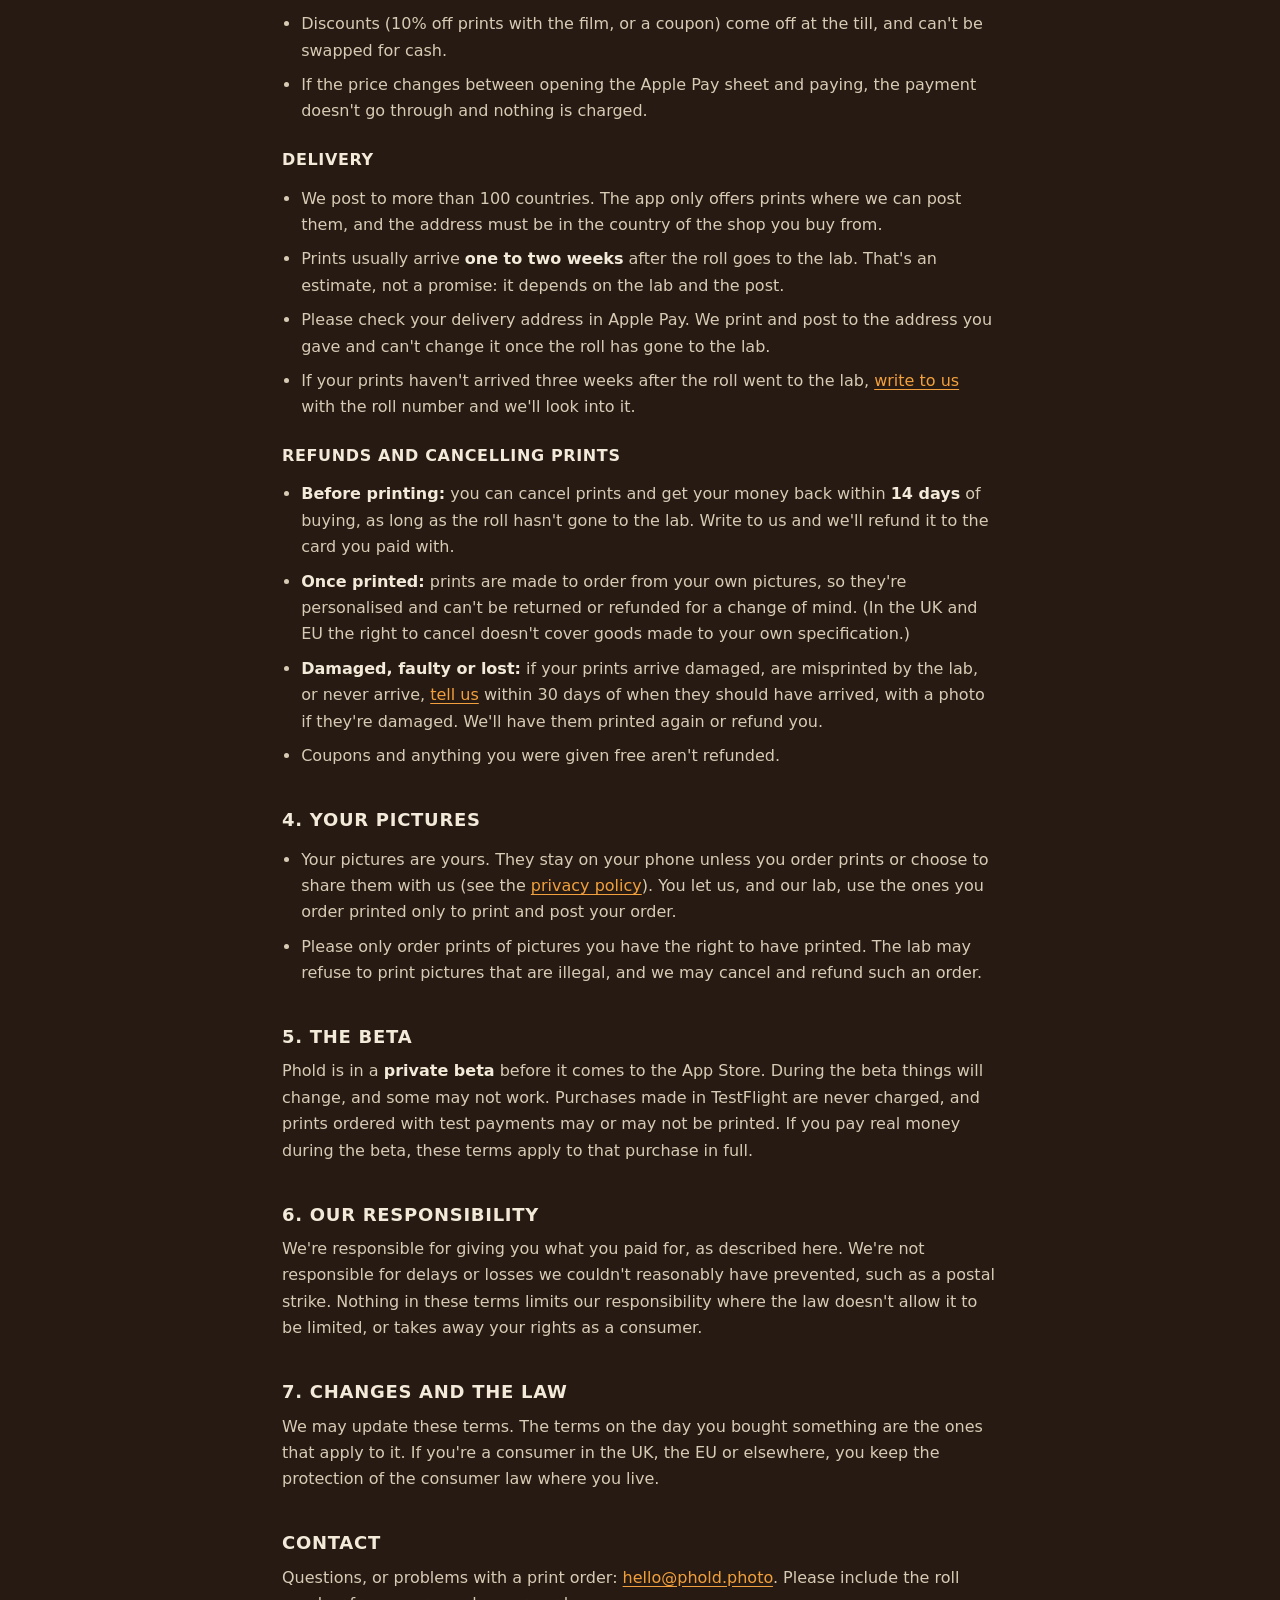
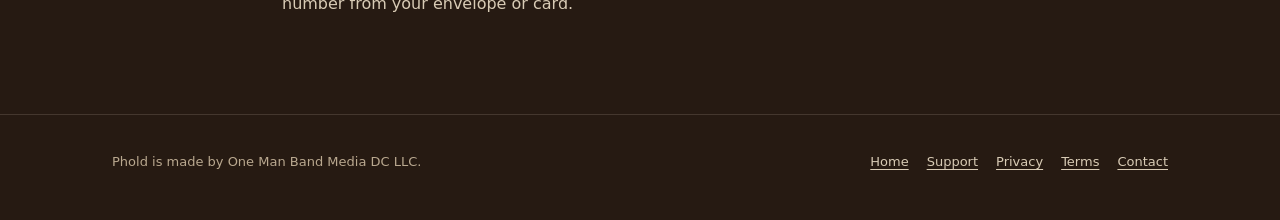
<file: terms.html>
<!doctype html>
<html lang="en-GB">
<head>
<meta charset="utf-8">
<meta name="viewport" content="width=device-width, initial-scale=1">
<title>Terms · Phold</title>
<meta name="description" content="Phold's terms: in-app purchases, real prints, delivery, refunds and the beta.">
<meta name="theme-color" content="#261a12">
<link rel="icon" href="favicon.ico" sizes="any">
<link rel="icon" type="image/png" sizes="32x32" href="favicon-32.png">
<link rel="apple-touch-icon" href="apple-touch-icon.png">
<link rel="stylesheet" href="style.css?v=20261108">
<link rel="canonical" href="https://phold.photo/terms.html">
<meta property="og:title" content="Terms · Phold">
<meta property="og:image" content="https://phold.photo/img/og.jpg">
</head>
<body>
<a class="skip" href="#main">Skip to content</a>
<header class="top">
  <div class="wrap">
    <a class="brand" href="./" aria-label="Phold, home"><img class="brand-icon" src="icon-64.png" width="32" height="32" alt=""> PHOLD</a>
    <nav class="nav" aria-label="Main">
      <a href="./">Home</a>
      <a href="support.html">Support</a>
      <a href="privacy.html">Privacy</a>
      <a href="terms.html" aria-current="page">Terms</a>
    </nav>
  </div>
</header>

<main id="main" class="doc">
<div class="wrap">
  <p class="updated">Last updated 8 November 2026</p>
  <h1>Terms</h1>
  <p class="lede">What you can buy in Phold, who you buy it from, and what happens if something goes wrong. These terms don't take away any rights you have under the law where you live.</p>

  <div class="box">
    <p>Phold is made by <strong>One Man Band Media DC LLC</strong>, Washington, DC, United States ("we", "us"). Contact: <a href="mailto:hello@phold.photo">hello@phold.photo</a>.</p>
  </div>

  <h2>1. The app</h2>
  <p>Phold is free to download and use. The free cameras and their film cost nothing. A finished roll comes back from the app's lab as pictures on your phone about a day later. Pictures from free rolls carry a small @phold.app mark.</p>
  <p>The look of each picture (light leaks, blur, colour casts, date stamps, mistakes in the darkroom) is part of the camera and the film. It's deliberate, it's different every time, and you don't see it until the roll comes back.</p>

  <h2>2. In-app purchases</h2>
  <ul>
    <li><strong>Premium cameras</strong> (the Phold-75, Reflex Twin and Plastique 120): each has one free shot, then unlocks for good with a one-off purchase.</li>
    <li><strong>Unlock all</strong>: a one-off purchase of every camera, with your pictures back as soon as a roll is finished and no @phold.app mark (on pictures already back too).</li>
    <li><strong>Develop now</strong>: brings one roll back from the lab at once. It's used up on that roll.</li>
    <li>These are digital and are sold by Apple through the App Store, at the price it shows in your currency. Apple takes the payment, and Apple's Media Services Terms apply to it. We never see your payment details.</li>
    <li>Refunds for in-app purchases are handled by Apple, under Apple's rules: ask at <a href="https://reportaproblem.apple.com">reportaproblem.apple.com</a>. We can't refund them ourselves.</li>
    <li>Premium cameras and Unlock all come back on a new phone or after reinstalling: tap <strong>Restore purchases</strong> in the app, signed in with the same Apple Account.</li>
  </ul>

  <h2>3. Real prints</h2>
  <p>Prints are optional. You can add them when you load a roll of film (10% off), or order them from a roll's pictures later. A print order is a <strong>prepaid order for real photographic prints</strong>: when the roll is finished, we have your pictures printed by our print lab, Prodigi, and posted to you. Framed prints and other things printed from your pictures work the same way.</p>
  <ul>
    <li>A roll prints as many pictures as its camera takes: for example 8 or 12 from a 120 roll, 24 or 27 from 35 mm, 8 from an instant pack. Frames you don't shoot aren't printed. Prints never carry the @phold.app mark.</li>
    <li>The price includes printing on photo paper, the lab's packaging and postage. It's shown in the shop and on the Apple Pay sheet before you pay. In the UK, the EU and Australia it includes VAT or GST. In the US and Canada, any sales tax is added and shown on the Apple Pay sheet. Elsewhere you pay in US dollars, and your country may charge import tax on delivery.</li>
    <li>Prints are physical goods, so you pay for them with Apple Pay, not through the App Store. Payments are taken by our payment processor, Stripe.</li>
    <li>Discounts (10% off prints with the film, or a coupon) come off at the till, and can't be swapped for cash.</li>
    <li>If the price changes between opening the Apple Pay sheet and paying, the payment doesn't go through and nothing is charged.</li>
  </ul>

  <h3>Delivery</h3>
  <ul>
    <li>We post to more than 100 countries. The app only offers prints where we can post them, and the address must be in the country of the shop you buy from.</li>
    <li>Prints usually arrive <strong>one to two weeks</strong> after the roll goes to the lab. That's an estimate, not a promise: it depends on the lab and the post.</li>
    <li>Please check your delivery address in Apple Pay. We print and post to the address you gave and can't change it once the roll has gone to the lab.</li>
    <li>If your prints haven't arrived three weeks after the roll went to the lab, <a href="mailto:hello@phold.photo">write to us</a> with the roll number and we'll look into it.</li>
  </ul>

  <h3>Refunds and cancelling prints</h3>
  <ul>
    <li><strong>Before printing:</strong> you can cancel prints and get your money back within <strong>14 days</strong> of buying, as long as the roll hasn't gone to the lab. Write to us and we'll refund it to the card you paid with.</li>
    <li><strong>Once printed:</strong> prints are made to order from your own pictures, so they're personalised and can't be returned or refunded for a change of mind. (In the UK and EU the right to cancel doesn't cover goods made to your own specification.)</li>
    <li><strong>Damaged, faulty or lost:</strong> if your prints arrive damaged, are misprinted by the lab, or never arrive, <a href="mailto:hello@phold.photo">tell us</a> within 30 days of when they should have arrived, with a photo if they're damaged. We'll have them printed again or refund you.</li>
    <li>Coupons and anything you were given free aren't refunded.</li>
  </ul>

  <h2>4. Your pictures</h2>
  <ul>
    <li>Your pictures are yours. They stay on your phone unless you order prints or choose to share them with us (see the <a href="privacy.html">privacy policy</a>). You let us, and our lab, use the ones you order printed only to print and post your order.</li>
    <li>Please only order prints of pictures you have the right to have printed. The lab may refuse to print pictures that are illegal, and we may cancel and refund such an order.</li>
  </ul>

  <h2>5. The beta</h2>
  <p>Phold is in a <strong>private beta</strong> before it comes to the App Store. During the beta things will change, and some may not work. Purchases made in TestFlight are never charged, and prints ordered with test payments may or may not be printed. If you pay real money during the beta, these terms apply to that purchase in full.</p>

  <h2>6. Our responsibility</h2>
  <p>We're responsible for giving you what you paid for, as described here. We're not responsible for delays or losses we couldn't reasonably have prevented, such as a postal strike. Nothing in these terms limits our responsibility where the law doesn't allow it to be limited, or takes away your rights as a consumer.</p>

  <h2>7. Changes and the law</h2>
  <p>We may update these terms. The terms on the day you bought something are the ones that apply to it. If you're a consumer in the UK, the EU or elsewhere, you keep the protection of the consumer law where you live.</p>

  <h2>Contact</h2>
  <p>Questions, or problems with a print order: <a href="mailto:hello@phold.photo">hello@phold.photo</a>. Please include the roll number from your envelope or card.</p>
</div>
</main>

<footer class="foot">
  <div class="wrap">
    <div><p>Phold is made by One Man Band Media DC LLC.</p></div>
    <nav aria-label="Footer">
      <a href="./">Home</a>
      <a href="support.html">Support</a>
      <a href="privacy.html">Privacy</a>
      <a href="terms.html">Terms</a>
      <a href="mailto:hello@phold.photo">Contact</a>
    </nav>
  </div>
</footer>
</body>
</html>
</file>
<file: style.css>
/* Phold — phold.photo. SF Pro Rounded, the app's own type (Apple's system rounded face, so nothing to download),
   on a warm dark brown ground, cream type, film-edge orange. */


:root {
  --ground: #261a12;
  --ground-2: #312218;
  --ground-3: #3d2b1e;
  --cream: #f3ead9;
  --cream-dim: #d8cbb5;     /* 10.9:1 on --ground */
  --muted: #b9a88f;         /* 7.4:1 on --ground */
  --film: #f2a03d;          /* film-edge orange, 8.3:1 on --ground */
  --film-deep: #c9761f;
  --line: rgba(243, 234, 217, 0.14);
  --glass: rgba(255, 255, 255, 0.09);
  --glass-edge: rgba(255, 255, 255, 0.22);
  --radius: 14px;
  --wrap: 1120px;
  --gutter: 16px;
  color-scheme: dark;
}

*, *::before, *::after { box-sizing: border-box; }

html { -webkit-text-size-adjust: 100%; text-size-adjust: 100%; scroll-behavior: smooth; }
@media (prefers-reduced-motion: reduce) { html { scroll-behavior: auto; } }

body {
  margin: 0;
  background: var(--ground);
  background-image: radial-gradient(ellipse 120% 60% at 50% 0%, #3a2819 0%, var(--ground) 70%);
  background-repeat: no-repeat;
  color: var(--cream);
  font-family: ui-rounded, "SF Pro Rounded", -apple-system, BlinkMacSystemFont, "Segoe UI", Roboto, system-ui, sans-serif;
  font-size: 15px;
  line-height: 1.65;
  overflow-x: hidden;
}
@media (min-width: 720px) { body { font-size: 16px; } }

img { max-width: 100%; height: auto; display: block; }
a { color: var(--film); text-underline-offset: 3px; }
a:hover { color: #ffbe6b; }
:focus-visible { outline: 2px solid var(--film); outline-offset: 3px; border-radius: 4px; }
strong { color: var(--cream); font-weight: 700; }

.wrap { width: 100%; max-width: var(--wrap); margin: 0 auto; padding: 0 var(--gutter); }
@media (min-width: 720px) { :root { --gutter: 32px; } }

.skip {
  position: absolute; left: -999px; top: 8px; z-index: 10;
  background: var(--film); color: #1b120b; padding: 8px 14px; border-radius: 999px; font-weight: 700;
}
.skip:focus { left: 8px; }

/* Labels: bold capitals with a little tracking, as in the app. */
.label, h1, h2, h3, .pill, .nav a, .edge {
  font-weight: 700; text-transform: uppercase; letter-spacing: 0.04em;
}
.edge { color: var(--film); font-size: 12px; letter-spacing: 0.12em; }

h1, h2, h3 { line-height: 1.2; margin: 0 0 0.6em; }
h1 { font-size: clamp(30px, 7.2vw, 60px); letter-spacing: 0.01em; }
h2 { font-size: clamp(21px, 4.4vw, 32px); }
h3 { font-size: 16px; }
p { margin: 0 0 1em; color: var(--cream-dim); }
.lede { font-size: 1.07em; color: var(--cream); max-width: 40em; }

/* Header */
.top {
  position: sticky; top: 0; z-index: 5;
  background: rgba(38, 26, 18, 0.86);
  -webkit-backdrop-filter: blur(12px); backdrop-filter: blur(12px);
  border-bottom: 1px solid var(--line);
}
.top .wrap { display: flex; align-items: center; justify-content: space-between; gap: 12px; min-height: 56px; }
.brand { display: flex; align-items: center; gap: 10px; color: var(--cream); text-decoration: none; font-weight: 700; letter-spacing: 0.08em; }
.brand-icon { width: 30px; height: 30px; flex: none; border-radius: 22.5%; box-shadow: 0 0 0 1px rgba(255,255,255,.12); }
.nav { display: flex; gap: 4px; flex-wrap: wrap; justify-content: flex-end; }
.nav a { color: var(--cream-dim); text-decoration: none; font-size: 12px; padding: 6px 10px; border-radius: 999px; }
.nav a:hover, .nav a[aria-current="page"] { color: var(--cream); background: var(--glass); }
@media (max-width: 520px) { .nav .wide { display: none; } }

/* Glass pills */
.pill {
  display: inline-flex; align-items: center; gap: 10px;
  padding: 12px 20px; border-radius: 999px; font-size: 13px; text-decoration: none;
  color: var(--cream); background: var(--glass);
  border: 1px solid var(--glass-edge);
  box-shadow: inset 0 1px 0 rgba(255,255,255,0.18), 0 6px 20px rgba(0,0,0,0.25);
  -webkit-backdrop-filter: blur(10px); backdrop-filter: blur(10px);
}
.pill:hover { color: var(--cream); background: rgba(255,255,255,0.14); }
.pill.lit { background: rgba(242, 160, 61, 0.92); color: #1f140c; border-color: rgba(255, 210, 150, 0.7); }
.pill.lit:hover { background: #ffb257; color: #1f140c; }
.pills { display: flex; flex-wrap: wrap; gap: 10px; margin-top: 18px; }

/* Sections */
section { padding: 64px 0; border-top: 1px solid var(--line); }
@media (min-width: 720px) { section { padding: 96px 0; } }
.section-head { max-width: 44em; margin-bottom: 32px; }

/* Hero */
.hero { border-top: 0; padding: 40px 0 56px; overflow: hidden; }
.hero-grid { display: grid; gap: 36px; align-items: center; }
@media (min-width: 900px) { .hero-grid { grid-template-columns: 1fr 1.1fr; gap: 48px; } .hero { padding: 72px 0 96px; } }
.hero h1 { margin-bottom: 0.4em; }
.hero h1 em { font-style: normal; color: var(--film); }
.status { display: inline-block; margin-bottom: 18px; padding: 5px 12px; border: 1px dashed rgba(242,160,61,0.6); border-radius: 999px; }

/* The wall of prints */
.wall { position: relative; display: grid; grid-template-columns: repeat(3, 1fr); gap: 12px; padding: 8px; }
@media (min-width: 600px) { .wall { gap: 18px; } }
.wall figure { margin: 0; }
.print {
  background: #f5efe3; padding: 0; box-shadow: 0 10px 24px rgba(0,0,0,0.45), 0 2px 4px rgba(0,0,0,0.3);
  transform: rotate(var(--tilt, 0deg)); transition: transform .3s ease;
}
.print img { width: 100%; }
.wall .print:hover { transform: rotate(0deg) scale(1.03); }
@media (prefers-reduced-motion: reduce) { .print, .wall .print:hover { transition: none; transform: rotate(var(--tilt, 0deg)); } }
.wall figure:nth-child(1) { --tilt: -3deg; }
.wall figure:nth-child(2) { --tilt: 2deg; margin-top: 18px; }
.wall figure:nth-child(3) { --tilt: -1.5deg; }
.wall figure:nth-child(4) { --tilt: 2.5deg; }
.wall figure:nth-child(5) { --tilt: -2deg; margin-top: -10px; }
.wall figure:nth-child(6) { --tilt: 1.5deg; }
.wall figure:nth-child(7) { --tilt: -1deg; }
.wall figure:nth-child(8) { --tilt: 3deg; margin-top: 10px; }
.wall figure:nth-child(9) { --tilt: -2.5deg; }

/* How it works: numbered steps, numbers in film-edge orange */
.steps { list-style: none; margin: 0; padding: 0; display: grid; gap: 14px; counter-reset: step; }
@media (min-width: 720px) { .steps { grid-template-columns: repeat(2, 1fr); } }
@media (min-width: 1000px) { .steps { grid-template-columns: repeat(4, 1fr); } }
.steps li { background: var(--ground-2); border: 1px solid var(--line); border-radius: var(--radius); padding: 20px; }
.steps li::before { counter-increment: step; content: counter(step, decimal-leading-zero) " / 04"; display: block; color: var(--film); font-weight: 700; font-size: 12px; letter-spacing: 0.12em; margin-bottom: 10px; }
.steps p { margin: 0; font-size: 0.93em; }

.after { display: grid; gap: 28px; margin-top: 48px; align-items: center; }
@media (min-width: 860px) { .after { grid-template-columns: 1fr 1fr; gap: 48px; } }
.post { list-style: none; padding: 0; margin: 0; display: grid; gap: 14px; }
.post li { display: grid; grid-template-columns: 40px 1fr; gap: 12px; align-items: start; }
.post li span[aria-hidden] { color: var(--film); font-weight: 700; font-size: 20px; line-height: 1.3; }
.post p { margin: 0; }

/* Phone screenshots */
.shots { display: grid; grid-template-columns: repeat(2, 1fr); gap: 14px; }
@media (min-width: 860px) { .shots.four { grid-template-columns: repeat(4, 1fr); } }
.shot { margin: 0; }
.shot img { border-radius: 22px; border: 1px solid var(--glass-edge); box-shadow: 0 14px 30px rgba(0,0,0,0.4); background: #120c08; }
.shot figcaption, .cam figcaption { font-size: 12px; color: var(--muted); margin-top: 8px; }

/* Cameras */
.cams { display: grid; gap: 18px; }
@media (min-width: 720px) { .cams { grid-template-columns: repeat(2, 1fr); } }
@media (min-width: 1000px) { .cams { grid-template-columns: repeat(3, 1fr); } }
.cam { background: var(--ground-2); border: 1px solid var(--line); border-radius: var(--radius); padding: 20px; display: flex; flex-direction: column; }
.cam header { display: flex; flex-wrap: wrap; justify-content: space-between; gap: 4px 12px; align-items: baseline; margin-bottom: 4px; }
.cam h3 { margin: 0; }
.cam .meta { color: var(--film); font-size: 12px; font-weight: 700; letter-spacing: 0.08em; text-transform: uppercase; }
.cam p { font-size: 0.93em; margin: 6px 0 16px; }
.cam .prints { display: grid; grid-template-columns: repeat(3, 1fr); gap: 10px; align-items: center; margin-top: auto; }
.cam .prints.two { grid-template-columns: repeat(2, 1fr); }
.cam .prints a { display: block; }
.cam .print { --tilt: 0deg; box-shadow: 0 6px 14px rgba(0,0,0,0.4); }
.digital-note { margin-top: 28px; padding: 16px 20px; border-left: 3px solid var(--film); background: var(--ground-2); border-radius: 0 var(--radius) var(--radius) 0; }
.digital-note p { margin: 0; }

/* Split feature rows */
.split { display: grid; gap: 32px; align-items: center; }
@media (min-width: 860px) { .split { grid-template-columns: 1fr 1fr; gap: 56px; } .split.flip > :first-child { order: 2; } }

.facedown { display: grid; grid-template-columns: repeat(3, 1fr); gap: 14px; max-width: 460px; }
.facedown div { aspect-ratio: 2 / 3; background: linear-gradient(160deg, #efe6d4, #d9ccb4); border-radius: 3px; box-shadow: 0 10px 22px rgba(0,0,0,.45); display: grid; place-items: center; color: #8a7558; font-weight: 700; font-size: 34px; }
.facedown div:nth-child(1) { transform: rotate(-4deg); }
.facedown div:nth-child(2) { transform: rotate(2deg) translateY(10px); }
.facedown div:nth-child(3) { transform: rotate(-1deg); }
.quirks { display: grid; grid-template-columns: repeat(3, 1fr); gap: 12px; margin-top: 24px; }
.quirks figure { margin: 0; }
.quirks figcaption { font-size: 12px; color: var(--muted); margin-top: 8px; }

.fold-list { list-style: none; padding: 0; margin: 0 0 1em; display: grid; gap: 12px; }
.fold-list li { padding-left: 22px; position: relative; color: var(--cream-dim); }
.fold-list li::before { content: ""; position: absolute; left: 0; top: 0.65em; width: 10px; height: 2px; background: var(--film); }

/* Prices: a lab ticket */
.tickets { display: grid; gap: 16px; }
@media (min-width: 720px) { .tickets { grid-template-columns: repeat(3, 1fr); } }
.ticket { background: #f3ead9; color: #2b1f16; border-radius: 6px; padding: 0; overflow: hidden; box-shadow: 0 12px 26px rgba(0,0,0,0.4); }
.ticket .band { background: #241811; color: var(--cream); padding: 8px 16px; font-size: 11px; font-weight: 700; letter-spacing: 0.12em; text-transform: uppercase; border-bottom: 3px solid var(--film); }
.ticket .body { padding: 18px 16px 16px; }
.ticket h3 { color: #2b1f16; margin-bottom: 4px; }
.ticket .price { font-size: 30px; font-weight: 700; margin: 4px 0 2px; color: #1f140c; }
.ticket p { color: #4b3a2b; font-size: 0.9em; margin: 0; }
.ticket .stub { border-top: 2px dashed #c9b99d; padding: 10px 16px; font-size: 12px; color: #5c4834; }
.small { font-size: 0.86em; color: var(--muted); }

/* FAQ */
.faq { display: grid; gap: 10px; max-width: 52em; }
.faq details { background: var(--ground-2); border: 1px solid var(--line); border-radius: var(--radius); padding: 0 18px; }
.faq summary { cursor: pointer; padding: 16px 28px 16px 0; font-weight: 700; list-style: none; position: relative; color: var(--cream); }
.faq summary::-webkit-details-marker { display: none; }
.faq summary::after { content: "+"; position: absolute; right: 0; top: 14px; color: var(--film); font-size: 20px; }
.faq details[open] summary::after { content: "\2013"; }
.faq details > div { padding-bottom: 14px; }

/* Coming soon */
.soon { text-align: center; }
.soon .pills { justify-content: center; }
.soon p { margin-left: auto; margin-right: auto; max-width: 36em; }

/* Text pages (privacy, terms, support) */
.doc { padding: 48px 0 80px; }
.doc .wrap { max-width: 780px; }
.doc h1 { font-size: clamp(26px, 6vw, 40px); }
.doc h2 { font-size: 18px; margin-top: 2.2em; color: var(--cream); }
.doc h3 { margin-top: 1.6em; }
.doc ul { padding-left: 1.2em; color: var(--cream-dim); }
.doc li { margin-bottom: 0.5em; }
.updated { display: inline-block; padding: 6px 12px; border: 1px solid var(--film); color: var(--film); border-radius: 999px; font-weight: 700; font-size: 13px; margin-bottom: 20px; }
.box { background: var(--ground-2); border: 1px solid var(--line); border-radius: var(--radius); padding: 16px 20px; margin: 1.2em 0; }
.box p:last-child { margin: 0; }
table { width: 100%; border-collapse: collapse; margin: 1em 0 1.6em; font-size: 0.88em; display: block; overflow-x: auto; }
th, td { text-align: left; padding: 10px 12px 10px 0; border-bottom: 1px solid var(--line); vertical-align: top; color: var(--cream-dim); }
th { color: var(--cream); font-weight: 700; }

/* Footer */
.foot { border-top: 1px solid var(--line); padding: 36px 0 48px; font-size: 13px; color: var(--muted); }
.foot .wrap { display: grid; gap: 16px; }
@media (min-width: 720px) { .foot .wrap { grid-template-columns: 1fr auto; align-items: end; } }
.foot nav { display: flex; flex-wrap: wrap; gap: 6px 18px; }
.foot nav a { color: var(--cream-dim); }
.foot p { margin: 0; color: var(--muted); }

/* Refinements */
.ticket { display: flex; flex-direction: column; }
.ticket .stub { margin-top: auto; }
.cam .prints.two { max-width: 78%; }
@media (max-width: 859px) { .facedown { display: none; } }
.pill.mail { text-transform: none; letter-spacing: 0.02em; }
@media (min-width: 480px) and (max-width: 719px) { .steps { grid-template-columns: repeat(2, 1fr); } }
@media (max-width: 479px) { .steps li { padding: 16px; } }

/* Phone shots in a drawn iPhone frame: the JPEG is the phone body, its corners rounded here */
.phone { margin: 0; }
.phone img { display: block; width: 100%; height: auto; border-radius: 8.5% / 5.9%; box-shadow: 0 24px 50px rgba(0,0,0,0.55), 0 4px 10px rgba(0,0,0,0.35); }
.phone figcaption { font-size: 12px; color: var(--muted); margin-top: 10px; text-align: center; }
/* The hero: the iPhone Duo, half open, the Phold-75's print coming out at the fold. Then the prints section: a pile of
   prints on a walnut desk. Its track is tall; the stage sticks while it scrolls past, and each scroll step slides the
   top print off the pile (CSS scroll-driven animation where supported, else the inline script). */
.hero { background: radial-gradient(ellipse 60% 70% at 72% 50%, rgba(255,214,160,0.13), transparent 70%),
  linear-gradient(180deg, #2c1d13, var(--ground)); overflow: clip; }
@media (min-width: 900px) { .hero { padding: 40px 0 64px; } .hero .hero-grid { grid-template-columns: 1fr 1.5fr; gap: 24px; } .bz-hero { margin-right: -4%; } }
.duo-line { color: var(--cream-dim); border-left: 2px solid var(--film); padding-left: 12px; }
.bz-hero { width: 100%; }
.pile-sec { background: linear-gradient(90deg, rgba(20,13,8,0.92) 0%, rgba(20,13,8,0.6) 38%, rgba(20,13,8,0.1) 70%),
  radial-gradient(ellipse 55% 60% at 70% 45%, rgba(255,214,160,0.16), transparent 70%), #2a1b11 url(img/desk.jpg) center / cover; padding: 40px 0 0; }
@media (min-width: 900px) { .pile-sec { padding: 0; } .pile-sec .hero-grid { grid-template-columns: 1fr 1.3fr; align-items: start; } }
.pile-sec .hero-text { padding-top: 8px; }
@media (min-width: 900px) { .pile-sec .hero-text { position: sticky; top: 56px; min-height: calc(100vh - 56px); display: flex; flex-direction: column; justify-content: center; } }
.pile-track { position: relative; height: calc(100vh + var(--k) * 32vh); view-timeline: --pile block; }
.pile-stage { position: sticky; top: 56px; height: calc(100vh - 56px); display: grid; justify-items: center; align-items: center; padding: 12px 0 20px; }
.pile-wrap { width: 100%; display: grid; justify-items: center; gap: 10px; align-self: center; }
.pile { position: relative; width: min(100%, 520px, 52vh); aspect-ratio: 1; }
.pp { position: absolute; left: 50%; top: 50%; margin: 0; width: var(--pw); z-index: var(--z);
  transform: translate(-50%, -50%) translate(var(--dx), var(--dy)) rotate(var(--r)); transition: scale .18s ease; }
.pp a { display: block; outline: none; }
.pp img { color: transparent; font-size: 0; background: #efe7d8; } /* a print not loaded yet: just its paper */
.pp .print, .wall .pp .print:hover { --tilt: 0deg; transform: none; display: block; width: 100%; height: auto;
  box-shadow: 0 1px 1px rgba(0,0,0,.35), 0 10px 22px rgba(0,0,0,.45); }
.pp a:focus-visible .print { box-shadow: 0 0 0 3px var(--film), 0 14px 30px rgba(0,0,0,.55); }
@media (hover: hover) { .pp.top:hover, .pp:has(a:focus-visible) { scale: 1.07; } .pp.top:hover .print { box-shadow: 0 2px 2px rgba(0,0,0,.3), 0 24px 46px rgba(0,0,0,.55); } }
.pile-cap { margin: 0; font-size: 12px; font-weight: 700; letter-spacing: .1em; text-transform: uppercase; color: var(--film); text-align: center; min-height: 1.5em; text-shadow: 0 1px 2px rgba(0,0,0,.6); }
.pile-hint { margin: 0; font-size: 11px; color: var(--muted); }
@keyframes slide-off {
  0% { translate: 0 0; rotate: 0deg; opacity: 1; }
  25% { translate: 6% -5%; rotate: 3deg; opacity: 1; }
  70% { opacity: 1; }
  100% { translate: 130% 24%; rotate: 18deg; opacity: 0; }
}
/* Desktop: the first --k prints (6) roll off with the scroll; after that the page carries on. */
@supports (animation-timeline: --a) {
  @media (min-width: 821px) and (hover: hover), (min-width: 821px) and (pointer: fine) {
    .pp.rolls { animation: slide-off linear both; animation-timeline: --pile;
      animation-range: contain calc(var(--i) * 100% / var(--k)) contain calc((var(--i) + 1) * 100% / var(--k)); }
  }
}
.pile-nav { display: flex; align-items: center; gap: 14px; }
.pile-nav[hidden] { display: none; }
.pile-nav button { font: inherit; font-size: 22px; line-height: 1; width: 40px; height: 40px; border-radius: 50%; cursor: pointer;
  color: var(--cream); background: var(--glass); border: 1px solid var(--glass-edge); }
.pile-nav button:hover { background: rgba(255,255,255,0.14); }
.pile-scroll a { color: var(--film); }
@media (min-width: 821px) and (hover: hover) and (prefers-reduced-motion: no-preference), (min-width: 821px) and (pointer: fine) and (prefers-reduced-motion: no-preference) { .pile-nav { display: none !important; } }
/* Phones, touch screens and reduced motion: no scroll-through. The pile sits at its own height and the prints
   flip with a swipe, a tap on the top print or the ‹ › buttons, so the page scrolls straight past. */
@media (max-width: 820px), (hover: none) and (pointer: coarse), (prefers-reduced-motion: reduce) {
  .pile-track { height: auto; } .pile-stage, .pile-sec .hero-text { position: static; height: auto; min-height: 0; }
  .pile-stage { padding: 8px 0 40px; }
  .pile { touch-action: pan-y; user-select: none; -webkit-user-select: none; }
  .pp { animation: none !important; transition: translate .45s ease, rotate .45s ease, opacity .45s ease, scale .18s ease; }
  .pp.gone { translate: 130% 24%; rotate: 18deg; opacity: 0; pointer-events: none; }
  .pile-scroll { display: none; }
}
@media (prefers-reduced-motion: reduce) { .pp { transition: none; } }
.cams-head { display: grid; gap: 24px; align-items: center; margin-bottom: 32px; }
.cams-head .section-head { margin-bottom: 0; }
.cam-phone { width: min(56%, 240px); justify-self: center; }
@media (min-width: 860px) { .cams-head { grid-template-columns: 1fr 240px; gap: 56px; } }
.duo-shot img { border: 0; box-shadow: none; background: none; border-radius: 0; }
.shots:has(.duo-shot) { grid-template-columns: 1.5fr 1fr; align-items: center; }
.duo-shot figcaption { text-align: center; }

/* Room backdrops: each section sits in one of the app's rooms, softly blurred behind a dark warm wash so text stays
   readable; the camera shop (How it works) stays sharp under a deeper wash. A gentle drift on wide screens. */
main > section:not(.hero):not(.pile-sec), .foot { position: relative; isolation: isolate; overflow: clip; }
.backdrop { position: absolute; inset: 0; z-index: -1; pointer-events: none; overflow: hidden; }
.backdrop img { position: absolute; left: 0; top: -8%; width: 100%; height: 116%; object-fit: cover; }
.backdrop::after { content: ""; position: absolute; inset: 0;
  background: linear-gradient(180deg, rgba(38,26,18,0.9) 0%, rgba(38,26,18,0.7) 30%, rgba(38,26,18,0.74) 70%, rgba(38,26,18,0.94) 100%); }
.backdrop.sharp::after { background: linear-gradient(180deg, rgba(30,20,13,0.92) 0%, rgba(30,20,13,0.66) 35%, rgba(30,20,13,0.72) 70%, rgba(30,20,13,0.95) 100%); }
.foot .backdrop::after { background: linear-gradient(180deg, rgba(38,26,18,0.96), rgba(38,26,18,0.8)); }
@supports (animation-timeline: view()) {
  @media (min-width: 821px) and (prefers-reduced-motion: no-preference) {
    .backdrop img { animation: drift linear both; animation-timeline: view(); }
    @keyframes drift { from { translate: 0 -5%; } to { translate: 0 5%; } }
  }
}
.steps li, .cam, .faq details { background-color: rgba(49, 34, 24, 0.82); }

/* Phone shots, slightly off angle like a product shot, with a soft shadow and a little glare */
.device { display: block; position: relative; transform: perspective(1400px) rotateY(var(--ry)) rotateX(var(--rx)); transform-origin: 50% 50%; }
.device.tilt-l { --ry: 12deg; --rx: 4deg; }
.device.tilt-r { --ry: -12deg; --rx: 4deg; }
.device img { display: block; }
.phone .device img, .shot .device img { box-shadow: -18px 28px 40px rgba(0,0,0,0.5), -4px 8px 12px rgba(0,0,0,0.35); }
.device.tilt-r img { box-shadow: 18px 28px 40px rgba(0,0,0,0.5), 4px 8px 12px rgba(0,0,0,0.35) !important; }
.device::after { content: ""; position: absolute; inset: 0; pointer-events: none; border-radius: inherit;
  background: linear-gradient(118deg, rgba(255,255,255,0.16) 0%, rgba(255,255,255,0.05) 28%, rgba(255,255,255,0) 42%); }
.phone .device, .phone .device::after { border-radius: 8.5% / 5.9%; }
.shot .device, .shot .device::after { border-radius: 22px; }
.device.no-glare::after { display: none; }
.duo-shot .device img { box-shadow: none !important; filter: drop-shadow(0 26px 30px rgba(0,0,0,0.55)); }

/* The folding computer: closed, then half open */
.fold-seq { margin-top: 56px; }
.fold-seq > p { max-width: 44em; color: var(--cream-dim); }
.fold-steps { display: grid; gap: 18px; align-items: center; margin-top: 18px; }
.fold-steps .phone { width: min(60%, 230px); justify-self: center; }
.fold-arrow { justify-self: center; color: var(--film); font-size: 28px; transform: rotate(90deg); }
@media (min-width: 720px) { .fold-steps { grid-template-columns: 230px 40px minmax(0, 520px); justify-content: center; }
  .fold-steps .phone { width: 100%; } .fold-arrow { transform: none; } }

/* Each camera, rendered from the app's own model, beside its words */
.cam-top { display: grid; grid-template-columns: 1fr minmax(120px, 42%); gap: 6px 14px; align-items: center; margin: 4px 0 10px; }
.cam-top p { margin: 0; }
.cam-model { width: 100%; height: auto; display: block; margin: -6px -8px -6px 0; filter: drop-shadow(0 10px 14px rgba(0,0,0,0.35));
  transition: transform .35s ease; transform: perspective(700px) rotateY(0deg); }
@media (hover: hover) { .cam:hover .cam-model { transform: perspective(700px) rotateY(-14deg) scale(1.04); } }
@media (max-width: 479px) { .cam-top { grid-template-columns: 1fr; } .cam-model { width: min(70%, 240px); justify-self: center; margin: 0 auto 4px; order: -1; } }
@media (prefers-reduced-motion: reduce) { .cam-model { transition: none; } .cam:hover .cam-model { transform: none; } }

/* Prints dropped on the table: tilted, nudged, a little over each other. The script picks a new layout each visit;
   without it, these fixed ones. Hover or focus lifts one straight; a tap opens the camera's gallery. */
.strewn > * { position: relative; z-index: var(--z, 1); transform: translate(var(--dx, 0), var(--dy, 0)) rotate(var(--r, 0deg));
  transition: transform .18s ease, z-index 0s; }
.strewn > :nth-child(1) { --r: -5deg; --dy: 4px; }
.strewn > :nth-child(2) { --r: 4deg; --dy: -6px; --z: 2; }
.strewn > :nth-child(3) { --r: -3deg; --dx: -4px; --dy: 6px; }
.cam .prints.strewn { gap: 0; padding: 10px 6px 6px; }
.cam .prints.strewn > a { margin: 0 -5%; }
.cam .prints.strewn .print, .quirks.strewn .print { box-shadow: 0 1px 1px rgba(0,0,0,.3), 0 8px 18px rgba(0,0,0,.42); }
.strewn > :hover, .strewn > :focus-within { z-index: 10; transform: translate(0, -4px) rotate(0deg) scale(1.12); }
.strewn > :hover .print, .strewn > :focus-within .print { box-shadow: 0 2px 2px rgba(0,0,0,.3), 0 18px 34px rgba(0,0,0,.5); }
@media (prefers-reduced-motion: reduce) {
  .strewn > * { transition: none; }
  .strewn > :hover, .strewn > :focus-within { transform: translate(var(--dx, 0), var(--dy, 0)) rotate(var(--r, 0deg)); }
  .strewn > :hover .print, .strewn > :focus-within .print { box-shadow: 0 0 0 3px var(--film), 0 8px 18px rgba(0,0,0,.42); }
}
.strewn a:focus-visible { outline: none; } .strewn a:focus-visible .print { box-shadow: 0 0 0 3px var(--film), 0 12px 26px rgba(0,0,0,.5); }

/* The gallery */
html.lb-open { overflow: hidden; }
.lb { position: fixed; inset: 0; z-index: 50; background: rgba(16, 10, 6, 0.94); display: grid; grid-template-rows: 1fr auto auto; padding: 56px 16px 16px; }
.lb[hidden] { display: none; }
.lb-stage { display: grid; place-items: center; align-content: center; gap: 10px; min-height: 0; }
.lb-img { max-width: min(100%, 900px); max-height: calc(100vh - 230px); width: auto; height: auto; object-fit: contain; background: #efe7d8;
  box-shadow: 0 20px 50px rgba(0,0,0,.6); }
.lb-cap { margin: 0; font-size: 12px; font-weight: 700; letter-spacing: .1em; text-transform: uppercase; color: var(--film); text-align: center; }
.lb-count { margin: 8px 0; text-align: center; font-size: 12px; color: var(--muted); }
.lb-btn { position: absolute; width: 44px; height: 44px; border-radius: 50%; font: inherit; font-size: 24px; line-height: 1; cursor: pointer;
  color: var(--cream); background: var(--glass); border: 1px solid var(--glass-edge); }
.lb-btn:hover { background: rgba(255,255,255,.16); }
.lb-btn:focus-visible, .lb-thumb:focus-visible { outline: 3px solid var(--film); outline-offset: 2px; }
.lb-close { top: 10px; right: 12px; }
.lb-prev, .lb-next { top: calc(50% - 60px); }
.lb-prev { left: 12px; } .lb-next { right: 12px; }
.lb-strip { display: flex; gap: 6px; overflow-x: auto; justify-content: safe center; padding: 4px 2px; scrollbar-width: thin; }
.lb-thumb { flex: none; width: 54px; height: 54px; padding: 0; border: 2px solid transparent; border-radius: 6px; overflow: hidden; background: #2a1d14; cursor: pointer; }
.lb-thumb img { width: 100%; height: 100%; object-fit: cover; display: block; }
.lb-thumb[aria-current="true"] { border-color: var(--film); }
@media (max-width: 600px) { .lb-prev, .lb-next { top: auto; bottom: 96px; } .lb-img { max-height: calc(100vh - 260px); } }

/* Prices: the region switcher */
.regions { display: flex; flex-wrap: wrap; gap: 8px; margin: 0 0 20px; }
.regions[hidden] { display: none; }
.regions button { font: inherit; font-size: 12px; font-weight: 700; letter-spacing: .06em; padding: 8px 14px; border-radius: 999px; cursor: pointer;
  color: var(--cream); background: var(--glass); border: 1px solid var(--glass-edge); }
.regions button[aria-pressed="true"] { background: rgba(242,160,61,0.92); color: #1f140c; border-color: rgba(255,210,150,0.7); }
.coming { margin: 18px 0 0; padding: 12px 16px; border-left: 3px solid var(--film); background: rgba(49,34,24,.82); border-radius: 0 var(--radius) var(--radius) 0; }
.soon .code { font-family: inherit; letter-spacing: 0.08em; color: var(--film); }

/* Support: Contact us */
.contact { max-width: 40em; margin: 8px 0 48px; padding: 24px; border-radius: var(--radius);
           background: var(--glass); border: 1px solid var(--line); }
.contact h2 { font-size: 20px; }
.contact label { display: block; margin: 0 0 14px; font-size: 13px; font-weight: 700; letter-spacing: 0.04em; text-transform: uppercase; color: var(--cream); }
.contact label span { font-weight: 400; text-transform: none; color: var(--muted); }
.contact input, .contact select, .contact textarea {
  display: block; width: 100%; margin-top: 6px; padding: 12px 14px; font: inherit; font-size: 16px; font-weight: 400;
  text-transform: none; letter-spacing: normal; color: var(--cream); background: rgba(0,0,0,0.25);
  border: 1px solid var(--line); border-radius: 10px; box-sizing: border-box;
}
.contact textarea { resize: vertical; min-height: 140px; }
.contact input:focus, .contact select:focus, .contact textarea:focus { outline: 2px solid var(--film); outline-offset: 1px; }
.contact .row { display: grid; gap: 0 14px; }
@media (min-width: 560px) { .contact .row { grid-template-columns: 1fr 1fr; } }
.contact .trap { position: absolute; left: -9999px; width: 1px; height: 1px; overflow: hidden; }
.contact button.pill { cursor: pointer; font: inherit; font-size: 13px; font-weight: 700; text-transform: uppercase; letter-spacing: 0.04em; }
.contact button.pill:disabled { opacity: 0.6; cursor: default; }
.contact .note { min-height: 1.4em; margin: 4px 0 0; color: var(--film); }
.contact .note.sent { color: var(--cream); }
.contact .small { font-size: 13px; color: var(--muted); margin: 14px 0 0; }

/* iPhone Duo pictures: the app's own screenshots (current build, Simulator, inner display upright) composited into Apple's
   official iPhone Duo product bezels (Apple Design Resources: Night Sky, Inner Partially Open Portrait and Outer
   Closed Portrait). */
.bz { position: relative; margin: 0; }
.bz > img { display: block; width: 100%; height: auto; filter: drop-shadow(0 24px 30px rgba(0,0,0,.5)); }
.bz figcaption { text-align: center; font-size: 12px; line-height: 1.45; color: var(--muted); margin-top: 10px; padding: 0 6%; }
.bz-low { position: absolute; left: 0; top: 0; transform-origin: 0 0; overflow: hidden; pointer-events: none; }
.bz-big { max-width: 760px; margin: 8px auto 0; }
.duo-grid { display: grid; gap: 28px 40px; grid-template-columns: repeat(auto-fill, minmax(min(100%, 400px), 1fr)); margin-top: 12px; }
.bzc { display: block; width: 100%; height: auto; filter: drop-shadow(0 20px 26px rgba(0,0,0,.5)); }
/* The hero's Phold-75: the print comes out of the slot just above the fold and slides down onto the lower screen, where
   it develops, then the next. The tray's top edge is the fold, so the print appears from under the crease. Its place
   is where the app puts it (fractions of the lower screen). */
.duo-tray { position: absolute; left: 28.6%; width: 42.7%; top: 0; height: 88%; overflow: hidden; }
.duo-print { position: absolute; left: 0; right: 0; top: 15.9%; }
.duo-print img { position: static; width: 100%; height: auto; display: block; box-shadow: 0 6px 14px rgba(0,0,0,.45); }
.duo-print::after { content: ""; position: absolute; inset: 5.5% 5% 20.7% 5.1%; background: #16201d; opacity: var(--dark, 0); }

/* "Built for iPhone Duo": darkroom safelight red, so it stands out from the film-edge orange. */
:root { --safelight: #e5483a; }
.duo-badge { color: #fff; background: var(--safelight); border: 0; font-weight: 700; padding: 6px 14px;
  box-shadow: 0 0 0 1px rgba(255,255,255,.12), 0 6px 22px rgba(229,72,58,.45); }
.duo-line { border-left-color: var(--safelight); }
.shot img.bzc, .phone img.bzc { border: 0; border-radius: 0; box-shadow: none; background: none; }

/* Real prints, real post: Eammon's photos of the first sample rolls back from the lab (19 Oct 2026 order). */
.real-grid { display: grid; gap: 14px; grid-template-columns: repeat(3, 1fr); }
.real-grid figure { margin: 0; }
.real-grid img { width: 100%; height: auto; aspect-ratio: 3 / 2; object-fit: cover; border-radius: 10px; display: block; box-shadow: 0 14px 30px rgba(0,0,0,.4); }
.real-grid figcaption { font-size: 12px; font-weight: 700; letter-spacing: .08em; text-transform: uppercase; color: var(--film); margin-top: 8px; }
.real-grid .r-lead { grid-column: 1 / -1; }
@media (max-width: 720px) { .real-grid { grid-template-columns: 1fr 1fr; } .real-grid figure:last-child:nth-child(even) { grid-column: span 2; } }
</file>
